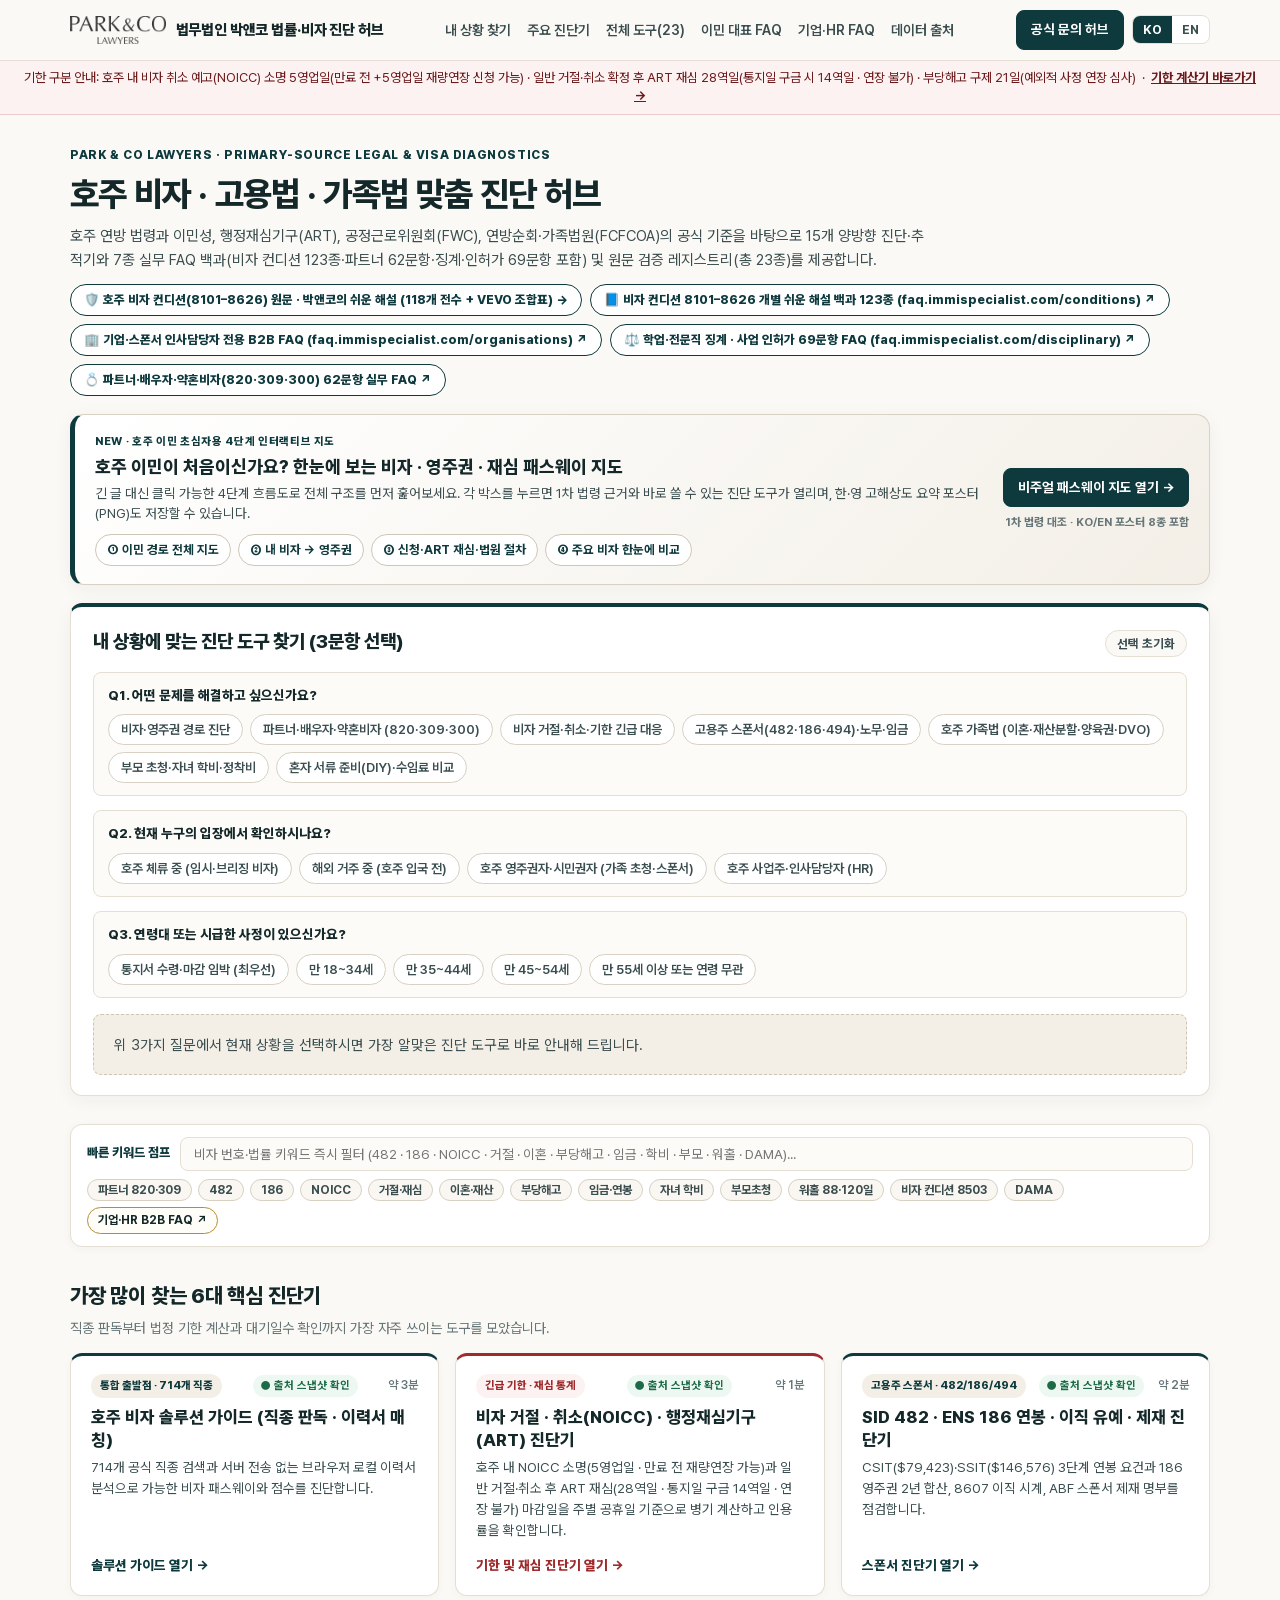
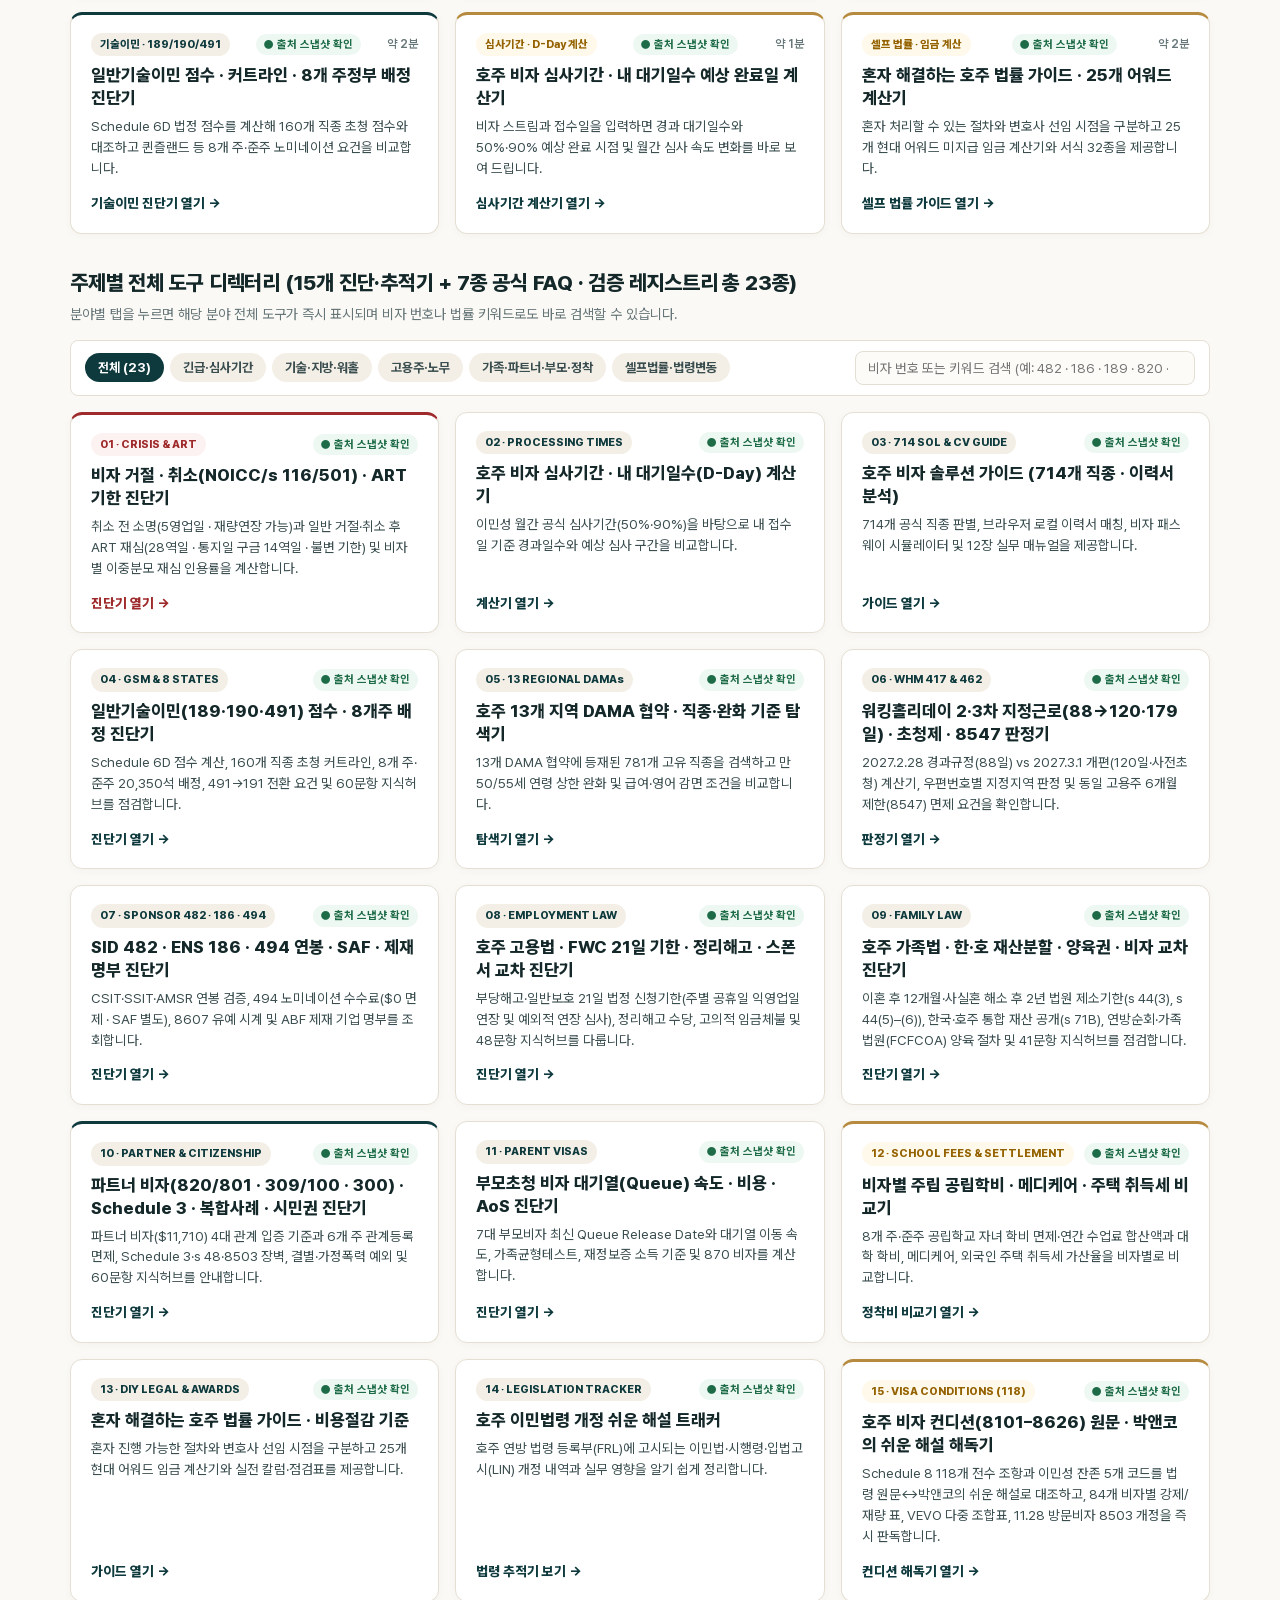
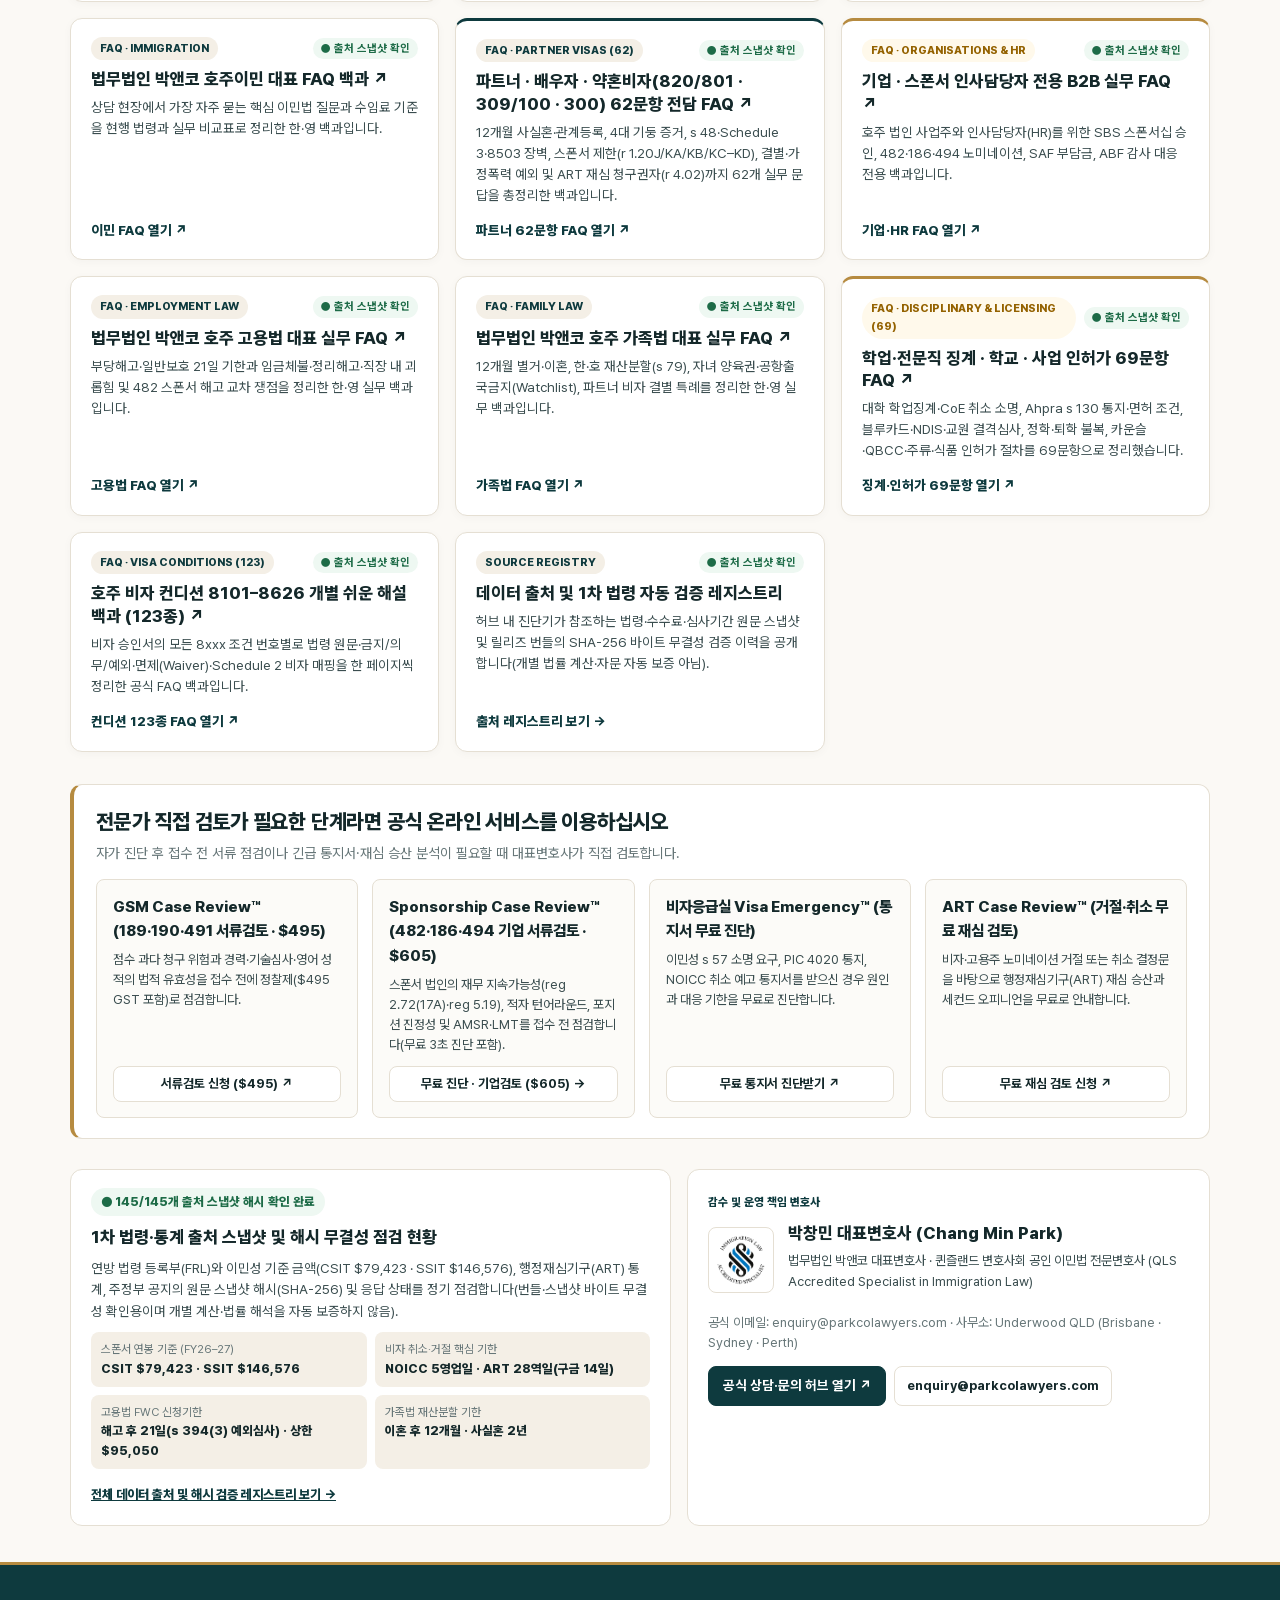
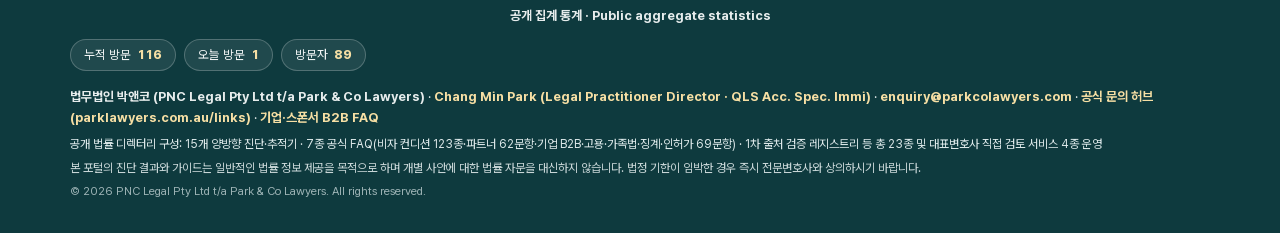
<file: index.html>
<!doctype html>
<html lang="ko">
<head>
  <meta charset="utf-8" />
  <meta name="viewport" content="width=device-width, initial-scale=1" />
  <title>법무법인 박앤코 법률·비자 진단 허브 | 호주 이민법 · 고용법 · 가족법</title>
  <meta name="description" content="법무법인 박앤코(Park &amp; Co Lawyers)가 1차 법령과 공식 통계를 바탕으로 운영하는 호주 이민법·고용법·가족법·징계·인허가 통합 진단 허브입니다. 15개 양방향 진단·추적기와 7종 공식 실무 FAQ(비자 컨디션 123종·파트너 62문항·기업 B2B·고용·가족법·징계·인허가 69문항) 및 출처 검증 레지스트리 등 총 23종 공개 법률 시스템을 제공합니다." />
  <meta name="robots" content="index, follow" />
  <meta name="google-site-verification" content="FGd820KRId8NTFnaIPTsjOieO8n4S3GH87bNU-3YnqI" />
  <link rel="canonical" href="https://changa9090.github.io/" />
  <link rel="icon" type="image/png" sizes="32x32" href="./assets/brand/icon-32.png" />
  <link rel="apple-touch-icon" href="./assets/brand/apple-touch-icon.png" />
  <link rel="stylesheet" href="./shared/parkco-ui.css" />
  <link rel="stylesheet" href="./assets/hub.css" />
  <link rel="alternate" hreflang="ko" href="https://changa9090.github.io/" />
  <link rel="alternate" hreflang="en" href="https://changa9090.github.io/?lang=en" />
  <link rel="alternate" hreflang="x-default" href="https://changa9090.github.io/" />
  <script type="application/ld+json">{"@context": "https://schema.org", "@type": "LegalService", "name": "법무법인 박앤코 (Park & Co Lawyers)", "url": "https://changa9090.github.io/", "email": "enquiry@parkcolawyers.com", "description": "법무법인 박앤코(Park & Co Lawyers)가 1차 법령과 공식 통계를 바탕으로 운영하는 호주 이민법·고용법·가족법·징계·인허가 통합 진단 허브입니다. 15개 양방향 진단·추적기와 7종 공식 실무 FAQ(비자 컨디션 123종·파트너 62문항·기업 B2B·고용·가족법·징계·인허가 69문항) 및 출처 검증 레지스트리 등 총 23종 공개 법률 시스템을 제공합니다.", "areaServed": "AU", "founder": {"@type": "Person", "name": "Chang Min Park (박창민)", "jobTitle": "Legal Practitioner Director · QLS Accredited Specialist in Immigration Law"}}</script>
  <script defer src="/assets/parkco-analytics-v1.js"></script>
</head>
<body data-ui-lang="ko">

  <!-- 1-Row Unified Sticky Header -->
  <header class="pk-unified-header">
    <div class="pk-unified-header__inner">
      <a class="pk-unified-brand" href="./" data-ko-href="./" data-en-href="./?lang=en">
        <img src="./shared/brand/logo-positive.png" alt="Park &amp; Co Lawyers" />
        <span data-i18n="brandTitle">법무법인 박앤코 법률·비자 진단 허브</span>
      </a>

      <nav class="pk-unified-nav" aria-label="Primary Navigation">
        <a href="#router" data-i18n="navRouter">내 상황 찾기</a>
        <a href="#popular" data-i18n="navPopular">주요 진단기</a>
        <a href="#directory" data-i18n="navDir">전체 도구(23)</a>
        <a href="https://faq.immispecialist.com/?lang=ko" data-ko-href="https://faq.immispecialist.com/?lang=ko" data-en-href="https://faq.immispecialist.com/?lang=en" target="_blank" rel="noopener" data-i18n="navFaq">이민 대표 FAQ</a>
        <a href="https://faq.immispecialist.com/organisations?lang=ko" data-ko-href="https://faq.immispecialist.com/organisations?lang=ko" data-en-href="https://faq.immispecialist.com/organisations?lang=en" target="_blank" rel="noopener" data-i18n="navOrgFaq">기업·HR FAQ</a>
        <a href="./intelligence/" data-ko-href="./intelligence/" data-en-href="./intelligence/?lang=en" data-i18n="navIntel">데이터 출처</a>
      </nav>

      <div class="pk-unified-actions">
        <a class="pk-btn-cta" href="https://parklawyers.com.au/links/?lang=ko" data-ko-href="https://parklawyers.com.au/links/?lang=ko" data-en-href="https://parklawyers.com.au/links/?lang=en" target="_blank" rel="noopener" data-i18n="btnInquiry">공식 문의 허브</a>
        <div class="hub-lang-switch" role="group" aria-label="Language Switcher">
          <button type="button" class="hub-lang-btn active" id="hub-lang-ko">KO</button>
          <button type="button" class="hub-lang-btn" id="hub-lang-en">EN</button>
        </div>
      </div>
    </div>
  </header>

  <!-- 1-Line Urgent Deadline Strip (2-Stage s 116 & s 347(3) Separation) -->
  <div class="pk-urgent-strip" role="region" aria-label="Urgent Statutory Deadlines">
    <span data-i18n="urgentText">기한 구분 안내: 호주 내 비자 취소 예고(NOICC) 소명 5영업일(만료 전 +5영업일 재량연장 신청 가능) · 일반 거절·취소 확정 후 ART 재심 28역일(통지일 구금 시 14역일 · 연장 불가) · 부당해고 구제 21일(예외적 사정 연장 심사)</span>
    &nbsp;&middot;&nbsp;
    <a href="./parkco-visa-crisis-navigator/?lang=ko" data-ko-href="./parkco-visa-crisis-navigator/?lang=ko" data-en-href="./parkco-visa-crisis-navigator/?lang=en" data-i18n="urgentLink">기한 계산기 바로가기 →</a>
  </div>

  <main class="hub-wrap">
    <!-- Compact Hero -->
    <section class="hub-hero">
      <div class="hub-hero__eyebrow" data-i18n="heroEyebrow">PARK &amp; CO LAWYERS · PRIMARY-SOURCE LEGAL &amp; VISA DIAGNOSTICS</div>
      <h1 class="hub-hero__title" data-i18n="heroTitle">호주 비자 · 고용법 · 가족법 맞춤 진단 허브</h1>
      <p class="hub-hero__sub" data-i18n="heroSub">호주 연방 법령과 이민성, 행정재심기구(ART), 공정근로위원회(FWC), 연방순회·가족법원(FCFCOA)의 공식 기준을 바탕으로 15개 양방향 진단·추적기와 7종 실무 FAQ 백과(비자 컨디션 123종·파트너 62문항·징계·인허가 69문항 포함) 및 원문 검증 레지스트리(총 23종)를 제공합니다.</p>
      <div class="hub-hero__portal-row">
        <a class="hub-b2b-pill" href="./parkco-visa-conditions-explorer/?lang=ko" data-ko-href="./parkco-visa-conditions-explorer/?lang=ko" data-en-href="./parkco-visa-conditions-explorer/?lang=en" data-ko="🛡️ 호주 비자 컨디션(8101–8626) 원문 · 박앤코의 쉬운 해설 (118개 전수 + VEVO 조합표) →" data-en="🛡️ Australian Visa Conditions (8101–8626) Explorer (118 Clauses &amp; VEVO Matrix) →">🛡️ 호주 비자 컨디션(8101–8626) 원문 · 박앤코의 쉬운 해설 (118개 전수 + VEVO 조합표) →</a>
        <a class="hub-b2b-pill" href="https://faq.immispecialist.com/conditions?lang=ko" data-ko-href="https://faq.immispecialist.com/conditions?lang=ko" data-en-href="https://faq.immispecialist.com/conditions?lang=en" target="_blank" rel="noopener" data-ko="📘 비자 컨디션 8101–8626 개별 쉬운 해설 백과 123종 (faq.immispecialist.com/conditions) ↗" data-en="📘 Visa Conditions (8101–8626) 123 Code FAQ Encyclopedia (faq.immispecialist.com/conditions) ↗">📘 비자 컨디션 8101–8626 개별 쉬운 해설 백과 123종 (faq.immispecialist.com/conditions) ↗</a>
        <a class="hub-b2b-pill" href="https://faq.immispecialist.com/organisations?lang=ko" data-ko-href="https://faq.immispecialist.com/organisations?lang=ko" data-en-href="https://faq.immispecialist.com/organisations?lang=en" target="_blank" rel="noopener" data-ko="🏢 기업·스폰서 인사담당자 전용 B2B FAQ (faq.immispecialist.com/organisations) ↗" data-en="🏢 Employer &amp; Sponsor HR B2B FAQ (faq.immispecialist.com/organisations) ↗">🏢 기업·스폰서 인사담당자 전용 B2B FAQ (faq.immispecialist.com/organisations) ↗</a>
        <a class="hub-b2b-pill" href="https://faq.immispecialist.com/disciplinary?lang=ko" data-ko-href="https://faq.immispecialist.com/disciplinary?lang=ko" data-en-href="https://faq.immispecialist.com/disciplinary?lang=en" target="_blank" rel="noopener" data-ko="⚖️ 학업·전문직 징계 · 사업 인허가 69문항 FAQ (faq.immispecialist.com/disciplinary) ↗" data-en="⚖️ Disciplinary, Registration &amp; Licensing 69-Item FAQ (faq.immispecialist.com/disciplinary) ↗">⚖️ 학업·전문직 징계 · 사업 인허가 69문항 FAQ (faq.immispecialist.com/disciplinary) ↗</a>
        <a class="hub-b2b-pill" href="https://faq.immispecialist.com/category/partner-spouse-visas?lang=ko" data-ko-href="https://faq.immispecialist.com/category/partner-spouse-visas?lang=ko" data-en-href="https://faq.immispecialist.com/category/partner-spouse-visas?lang=en" target="_blank" rel="noopener" data-ko="💍 파트너·배우자·약혼비자(820·309·300) 62문항 실무 FAQ ↗" data-en="💍 Partner, Spouse &amp; Fiancé Visa (820/309/300) 62-Item FAQ ↗">💍 파트너·배우자·약혼비자(820·309·300) 62문항 실무 FAQ ↗</a>
      </div>
    </section>

    <!-- Beginner Visual Visa Pathways Banner (4 Interactive Maps + KO/EN Posters) -->
    <section class="hub-visual-banner" aria-labelledby="visual-banner-heading">
      <div class="hub-visual-banner__copy">
        <div class="hub-visual-banner__eyebrow" data-ko="NEW · 호주 이민 초심자용 4단계 인터랙티브 지도" data-en="NEW · 4-MAP INTERACTIVE VISUAL GUIDE FOR NEWCOMERS">NEW · 호주 이민 초심자용 4단계 인터랙티브 지도</div>
        <h2 class="hub-visual-banner__title" id="visual-banner-heading" data-ko="호주 이민이 처음이신가요? 한눈에 보는 비자 · 영주권 · 재심 패스웨이 지도" data-en="New to Australian Immigration? Visual Visa, PR &amp; Review Pathway Maps">호주 이민이 처음이신가요? 한눈에 보는 비자 · 영주권 · 재심 패스웨이 지도</h2>
        <p class="hub-visual-banner__sub" data-ko="긴 글 대신 클릭 가능한 4단계 흐름도로 전체 구조를 먼저 훑어보세요. 각 박스를 누르면 1차 법령 근거와 바로 쓸 수 있는 진단 도구가 열리며, 한·영 고해상도 요약 포스터(PNG)도 저장할 수 있습니다." data-en="Scan the entire Australian visa landscape in 4 clickable visual maps. Click any stage for verified statutory rules and matching diagnostic tools, or download high-res KO/EN summary posters.">긴 글 대신 클릭 가능한 4단계 흐름도로 전체 구조를 먼저 훑어보세요. 각 박스를 누르면 1차 법령 근거와 바로 쓸 수 있는 진단 도구가 열리며, 한·영 고해상도 요약 포스터(PNG)도 저장할 수 있습니다.</p>
        <div class="hub-visual-banner__pills">
          <a class="hub-visual-pill" href="./visa-pathways/?lang=ko#overview" data-ko-href="./visa-pathways/?lang=ko#overview" data-en-href="./visa-pathways/?lang=en#overview" data-ko="① 이민 경로 전체 지도" data-en="① Overview Map">① 이민 경로 전체 지도</a>
          <a class="hub-visual-pill" href="./visa-pathways/?lang=ko#pathways" data-ko-href="./visa-pathways/?lang=ko#pathways" data-en-href="./visa-pathways/?lang=en#pathways" data-ko="② 내 비자 → 영주권" data-en="② Current Visa → PR">② 내 비자 → 영주권</a>
          <a class="hub-visual-pill" href="./visa-pathways/?lang=ko#process" data-ko-href="./visa-pathways/?lang=ko#process" data-en-href="./visa-pathways/?lang=en#process" data-ko="③ 신청·ART 재심·법원 절차" data-en="③ Process, ART &amp; Courts">③ 신청·ART 재심·법원 절차</a>
          <a class="hub-visual-pill" href="./visa-pathways/?lang=ko#directory" data-ko-href="./visa-pathways/?lang=ko#directory" data-en-href="./visa-pathways/?lang=en#directory" data-ko="④ 주요 비자 한눈에 비교" data-en="④ Major Visa Directory">④ 주요 비자 한눈에 비교</a>
        </div>
      </div>
      <div class="hub-visual-banner__cta">
        <a class="pk-btn-cta" href="./visa-pathways/?lang=ko" data-ko-href="./visa-pathways/?lang=ko" data-en-href="./visa-pathways/?lang=en" data-ko="비주얼 패스웨이 지도 열기 →" data-en="Open Visual Pathway Maps →">비주얼 패스웨이 지도 열기 →</a>
        <span style="font-size:11.5px;color:var(--pk-muted);font-weight:700;" data-ko="1차 법령 대조 · KO/EN 포스터 8종 포함" data-en="Primary-Source Verified · 8 KO/EN Posters">1차 법령 대조 · KO/EN 포스터 8종 포함</span>
      </div>
    </section>

    <!-- 3-Question Interactive Situation Router (Neutral Unselected Start) -->
    <section class="hub-router" id="router" aria-labelledby="router-heading">
      <div class="hub-router__head">
        <h2 class="hub-router__title" id="router-heading" data-i18n="routerTitle">내 상황에 맞는 진단 도구 찾기 (3문항 선택)</h2>
        <button type="button" class="hub-router__reset" id="router-reset-btn" data-i18n="routerReset">선택 초기화</button>
      </div>

      <div class="hub-q-grid">
        <div class="hub-q-group">
          <span class="hub-q-label" data-i18n="q1Label">Q1. 어떤 문제를 해결하고 싶으신가요?</span>
          <div class="hub-chip-row">
            <button type="button" class="hub-q-chip" data-q="q1" data-val="pathway" data-i18n="q1_pathway">비자·영주권 경로 진단</button>
            <button type="button" class="hub-q-chip" data-q="q1" data-val="partner_visa" data-i18n="q1_partner_visa">파트너·배우자·약혼비자 (820·309·300)</button>
            <button type="button" class="hub-q-chip hub-q-chip--urgent" data-q="q1" data-val="crisis" data-i18n="q1_crisis">비자 거절·취소·기한 긴급 대응</button>
            <button type="button" class="hub-q-chip" data-q="q1" data-val="sponsor_emp" data-i18n="q1_sponsor_emp">고용주 스폰서(482·186·494)·노무·임금</button>
            <button type="button" class="hub-q-chip" data-q="q1" data-val="family_partner" data-i18n="q1_family_partner">호주 가족법 (이혼·재산분할·양육권·DVO)</button>
            <button type="button" class="hub-q-chip" data-q="q1" data-val="parent_settle" data-i18n="q1_parent_settle">부모 초청·자녀 학비·정착비</button>
            <button type="button" class="hub-q-chip" data-q="q1" data-val="diy_cost" data-i18n="q1_diy_cost">혼자 서류 준비(DIY)·수임료 비교</button>
          </div>
        </div>

        <div class="hub-q-group">
          <span class="hub-q-label" data-i18n="q2Label">Q2. 현재 누구의 입장에서 확인하시나요?</span>
          <div class="hub-chip-row">
            <button type="button" class="hub-q-chip" data-q="q2" data-val="onshore_temp" data-i18n="q2_onshore_temp">호주 체류 중 (임시·브리징 비자)</button>
            <button type="button" class="hub-q-chip" data-q="q2" data-val="offshore" data-i18n="q2_offshore">해외 거주 중 (호주 입국 전)</button>
            <button type="button" class="hub-q-chip" data-q="q2" data-val="pr_citizen" data-i18n="q2_pr_citizen">호주 영주권자·시민권자 (가족 초청·스폰서)</button>
            <button type="button" class="hub-q-chip" data-q="q2" data-val="employer_hr" data-i18n="q2_employer_hr">호주 사업주·인사담당자 (HR)</button>
          </div>
        </div>

        <div class="hub-q-group">
          <span class="hub-q-label" data-i18n="q3Label">Q3. 연령대 또는 시급한 사정이 있으신가요?</span>
          <div class="hub-chip-row">
            <button type="button" class="hub-q-chip hub-q-chip--urgent" data-q="q3" data-val="urgent" data-i18n="q3_urgent">통지서 수령·마감 임박 (최우선)</button>
            <button type="button" class="hub-q-chip" data-q="q3" data-val="18_34" data-i18n="q3_18_34">만 18~34세</button>
            <button type="button" class="hub-q-chip" data-q="q3" data-val="35_44" data-i18n="q3_35_44">만 35~44세</button>
            <button type="button" class="hub-q-chip" data-q="q3" data-val="45_54" data-i18n="q3_45_54">만 45~54세</button>
            <button type="button" class="hub-q-chip" data-q="q3" data-val="55_any" data-i18n="q3_55_any">만 55세 이상 또는 연령 무관</button>
          </div>
        </div>
      </div>

      <div class="hub-router__output" id="router-output">
        <div class="pk-empty-prompt">
          <span data-i18n="emptyPrompt">위 3가지 질문에서 현재 상황을 선택하시면 가장 알맞은 진단 도구로 바로 안내해 드립니다.</span>
        </div>
      </div>
    </section>

    <!-- Instant 1-Line Keyword Jump Filter across Hub Card Grids -->
    <section class="hub-quick-filter-bar" aria-label="Instant Keyword Jump Filter">
      <div class="hub-quick-filter__row">
        <label for="hub-quick-filter" class="hub-quick-filter__label" data-i18n="quickFilterLabel">빠른 키워드 점프</label>
        <input
          type="search"
          id="hub-quick-filter"
          class="hub-quick-filter__input"
          placeholder="비자 번호·법률 키워드 즉시 필터 (482 · 186 · NOICC · 거절 · 이혼 · 부당해고 · 임금 · 학비 · 부모 · 워홀 · DAMA)..."
          autocomplete="off"
          aria-label="Instant Keyword Jump Filter"
        />
        <span id="hub-quick-filter-count" class="hub-quick-filter__count" hidden></span>
        <button type="button" id="hub-quick-filter-clear" class="hub-quick-filter__clear" data-i18n="quickFilterClear" hidden>초기화 (Esc)</button>
      </div>
      <div class="hub-quick-filter__chips" aria-label="Quick Keyword Shortcuts">
        <button type="button" class="hub-quick-chip" data-ko="파트너 820·309" data-en="Partner 820/309" data-kw-ko="파트너" data-kw-en="partner">파트너 820·309</button>
        <button type="button" class="hub-quick-chip" data-kw-ko="482" data-kw-en="482">482</button>
        <button type="button" class="hub-quick-chip" data-kw-ko="186" data-kw-en="186">186</button>
        <button type="button" class="hub-quick-chip" data-kw-ko="NOICC" data-kw-en="NOICC">NOICC</button>
        <button type="button" class="hub-quick-chip" data-ko="거절·재심" data-en="Refusal" data-kw-ko="거절" data-kw-en="refusal">거절·재심</button>
        <button type="button" class="hub-quick-chip" data-ko="이혼·재산" data-en="Divorce" data-kw-ko="이혼" data-kw-en="divorce">이혼·재산</button>
        <button type="button" class="hub-quick-chip" data-ko="부당해고" data-en="Unfair Dismissal" data-kw-ko="부당해고" data-kw-en="unfair dismissal">부당해고</button>
        <button type="button" class="hub-quick-chip" data-ko="임금·연봉" data-en="Wages &amp; Salary" data-kw-ko="임금" data-kw-en="wages">임금·연봉</button>
        <button type="button" class="hub-quick-chip" data-ko="자녀 학비" data-en="School Fees" data-kw-ko="학비" data-kw-en="school fees">자녀 학비</button>
        <button type="button" class="hub-quick-chip" data-ko="부모초청" data-en="Parent Visa" data-kw-ko="부모" data-kw-en="parent">부모초청</button>
        <button type="button" class="hub-quick-chip" data-ko="워홀 88·120일" data-en="WHM 88/120d" data-kw-ko="워홀" data-kw-en="whm">워홀 88·120일</button>
        <button type="button" class="hub-quick-chip" data-ko="비자 컨디션 8503" data-en="Conditions 8503" data-kw-ko="8503" data-kw-en="8503">비자 컨디션 8503</button>
        <button type="button" class="hub-quick-chip" data-kw-ko="DAMA" data-kw-en="DAMA">DAMA</button>
        <a class="hub-quick-chip hub-quick-chip--b2b" href="https://faq.immispecialist.com/organisations?lang=ko" data-ko-href="https://faq.immispecialist.com/organisations?lang=ko" data-en-href="https://faq.immispecialist.com/organisations?lang=en" target="_blank" rel="noopener" data-ko="기업·HR B2B FAQ ↗" data-en="Employer B2B FAQ ↗">기업·HR B2B FAQ ↗</a>
      </div>
    </section>

    <!-- Popular 6 Flagship Tools -->
    <section class="hub-section" id="popular" aria-labelledby="popular-heading">
      <div class="hub-section__head">
        <div>
          <h2 class="hub-section__title" id="popular-heading" data-i18n="popTitle">가장 많이 찾는 6대 핵심 진단기</h2>
          <p class="hub-section__sub" data-i18n="popSub">직종 판독부터 법정 기한 계산과 대기일수 확인까지 가장 자주 쓰이는 도구를 모았습니다.</p>
        </div>
      </div>

      <div class="hub-grid-3" id="popular-grid">
        <a class="hub-tool-card hub-tool-card--flagship" href="./parkco-visa-solution-guide/?lang=ko" data-ko-href="./parkco-visa-solution-guide/?lang=ko" data-en-href="./parkco-visa-solution-guide/?lang=en" data-tool-id="visa-solution-guide" data-keywords="714 sol 직종 검색 이력서 cv 패스웨이 12장 백과 솔루션 가이드 occupation pathway points 482 186 189 190 491">
          <div>
            <div class="hub-tool-card__meta">
              <span class="hub-badge" data-ko="통합 출발점 · 714개 직종" data-en="Flagship · 714 SOL">통합 출발점 · 714개 직종</span>
              <span class="hub-card-status" data-card-status hidden></span>
              <span class="hub-tool-card__time" data-ko="약 3분" data-en="~3 min">약 3분</span>
            </div>
            <h3 class="hub-tool-card__title" data-ko="호주 비자 솔루션 가이드 (직종 판독 · 이력서 매칭)" data-en="Australia Visa Solution Guide (714 SOL &amp; CV Matcher)">호주 비자 솔루션 가이드 (직종 판독 · 이력서 매칭)</h3>
            <p class="hub-tool-card__desc" data-ko="714개 공식 직종 검색과 서버 전송 없는 브라우저 로컬 이력서 분석으로 가능한 비자 패스웨이와 점수를 진단합니다." data-en="Search 714 SOL occupations, match your CV locally in-browser, and compare FY2026–27 visa pathways and points.">714개 공식 직종 검색과 서버 전송 없는 브라우저 로컬 이력서 분석으로 가능한 비자 패스웨이와 점수를 진단합니다.</p>
          </div>
          <span class="hub-tool-card__cta" data-ko="솔루션 가이드 열기 →" data-en="Open Solution Guide →">솔루션 가이드 열기 →</span>
        </a>

        <a class="hub-tool-card hub-tool-card--urgent" href="./parkco-visa-crisis-navigator/?lang=ko" data-ko-href="./parkco-visa-crisis-navigator/?lang=ko" data-en-href="./parkco-visa-crisis-navigator/?lang=en" data-tool-id="visa-crisis" data-keywords="거절 취소 noicc s116 s501 art section 48 pic 4020 8503 기한 5영업일 14일 28일 refusal cancellation appeal deadline">
          <div>
            <div class="hub-tool-card__meta">
              <span class="hub-badge hub-badge--urgent" data-ko="긴급 기한 · 재심 통계" data-en="Urgent · ART Deadlines">긴급 기한 · 재심 통계</span>
              <span class="hub-card-status" data-card-status hidden></span>
              <span class="hub-tool-card__time" data-ko="약 1분" data-en="~1 min">약 1분</span>
            </div>
            <h3 class="hub-tool-card__title" data-ko="비자 거절 · 취소(NOICC) · 행정재심기구(ART) 진단기" data-en="Visa Refusal, NOICC &amp; ART Deadline Navigator">비자 거절 · 취소(NOICC) · 행정재심기구(ART) 진단기</h3>
            <p class="hub-tool-card__desc" data-ko="호주 내 NOICC 소명(5영업일 · 만료 전 재량연장 가능)과 일반 거절·취소 후 ART 재심(28역일 · 통지일 구금 14역일 · 연장 불가) 마감일을 주별 공휴일 기준으로 병기 계산하고 인용률을 확인합니다." data-en="Calculate onshore NOICC (5 working days + discretionary extension) and non-extendable ART review (28 calendar days; 14 days if detained on day notified) deadlines with state holidays.">호주 내 NOICC 소명(5영업일 · 만료 전 재량연장 가능)과 일반 거절·취소 후 ART 재심(28역일 · 통지일 구금 14역일 · 연장 불가) 마감일을 주별 공휴일 기준으로 병기 계산하고 인용률을 확인합니다.</p>
          </div>
          <span class="hub-tool-card__cta" data-ko="기한 및 재심 진단기 열기 →" data-en="Open Crisis Navigator →">기한 및 재심 진단기 열기 →</span>
        </a>

        <a class="hub-tool-card hub-tool-card--flagship" href="./parkco-sid-ens-navigator/?lang=ko" data-ko-href="./parkco-sid-ens-navigator/?lang=ko" data-en-href="./parkco-sid-ens-navigator/?lang=en" data-tool-id="sid-ens" data-keywords="482 186 494 sid ens csit ssit saf levy 8607 스폰서 제재 연봉 임금 salary wages sponsor nomination sanctions">
          <div>
            <div class="hub-tool-card__meta">
              <span class="hub-badge" data-ko="고용주 스폰서 · 482/186/494" data-en="Sponsor · 482/186/494">고용주 스폰서 · 482/186/494</span>
              <span class="hub-card-status" data-card-status hidden></span>
              <span class="hub-tool-card__time" data-ko="약 2분" data-en="~2 min">약 2분</span>
            </div>
            <h3 class="hub-tool-card__title" data-ko="SID 482 · ENS 186 연봉 · 이직 유예 · 제재 진단기" data-en="SID 482, ENS 186 Salary &amp; Sanctions Navigator">SID 482 · ENS 186 연봉 · 이직 유예 · 제재 진단기</h3>
            <p class="hub-tool-card__desc" data-ko="CSIT($79,423)·SSIT($146,576) 3단계 연봉 요건과 186 영주권 2년 합산, 8607 이직 시계, ABF 스폰서 제재 명부를 점검합니다." data-en="Check CSIT ($79,423) 3-layer salary rules, 186 TRT 2-year aggregation, 8607 mobility clock, and ABF sanctions.">CSIT($79,423)·SSIT($146,576) 3단계 연봉 요건과 186 영주권 2년 합산, 8607 이직 시계, ABF 스폰서 제재 명부를 점검합니다.</p>
          </div>
          <span class="hub-tool-card__cta" data-ko="스폰서 진단기 열기 →" data-en="Open Sponsor Navigator →">스폰서 진단기 열기 →</span>
        </a>

        <a class="hub-tool-card hub-tool-card--flagship" href="./parkco-gsm-state-navigator/?lang=ko" data-ko-href="./parkco-gsm-state-navigator/?lang=ko" data-en-href="./parkco-gsm-state-navigator/?lang=en" data-tool-id="gsm-state" data-keywords="189 190 491 191 gsm 점수 계산기 주정부 노미네이션 skillselect qld nsw vic wa sa tas act nt points state nomination">
          <div>
            <div class="hub-tool-card__meta">
              <span class="hub-badge" data-ko="기술이민 · 189/190/491" data-en="Skilled · 189/190/491">기술이민 · 189/190/491</span>
              <span class="hub-card-status" data-card-status hidden></span>
              <span class="hub-tool-card__time" data-ko="약 2분" data-en="~2 min">약 2분</span>
            </div>
            <h3 class="hub-tool-card__title" data-ko="일반기술이민 점수 · 커트라인 · 8개 주정부 배정 진단기" data-en="GSM Points, Cut-Offs &amp; 8-State Quota Navigator">일반기술이민 점수 · 커트라인 · 8개 주정부 배정 진단기</h3>
            <p class="hub-tool-card__desc" data-ko="Schedule 6D 법정 점수를 계산해 160개 직종 초청 점수와 대조하고 퀸즐랜드 등 8개 주·준주 노미네이션 요건을 비교합니다." data-en="Calculate Schedule 6D points against 160 SkillSelect cut-offs and compare all 8 state and territory nomination rules.">Schedule 6D 법정 점수를 계산해 160개 직종 초청 점수와 대조하고 퀸즐랜드 등 8개 주·준주 노미네이션 요건을 비교합니다.</p>
          </div>
          <span class="hub-tool-card__cta" data-ko="기술이민 진단기 열기 →" data-en="Open GSM Navigator →">기술이민 진단기 열기 →</span>
        </a>

        <a class="hub-tool-card hub-tool-card--accent" href="./visa-global-processing-time/?lang=ko" data-ko-href="./visa-global-processing-time/?lang=ko" data-en-href="./visa-global-processing-time/?lang=en" data-tool-id="vgpt" data-keywords="심사기간 대기일수 d-day processing time wait 482 186 189 190 491 500 485 820 143 864">
          <div>
            <div class="hub-tool-card__meta">
              <span class="hub-badge hub-badge--gold" data-ko="심사기간 · D-Day 계산" data-en="Wait Time · D-Day">심사기간 · D-Day 계산</span>
              <span class="hub-card-status" data-card-status hidden></span>
              <span class="hub-tool-card__time" data-ko="약 1분" data-en="~1 min">약 1분</span>
            </div>
            <h3 class="hub-tool-card__title" data-ko="호주 비자 심사기간 · 내 대기일수 예상 완료일 계산기" data-en="Visa Processing Times &amp; My Wait Calculator">호주 비자 심사기간 · 내 대기일수 예상 완료일 계산기</h3>
            <p class="hub-tool-card__desc" data-ko="비자 스트림과 접수일을 입력하면 경과 대기일수와 50%·90% 예상 완료 시점 및 월간 심사 속도 변화를 바로 보여 드립니다." data-en="Enter your visa stream and lodgement date to track elapsed wait days alongside 50% and 90% completion windows.">비자 스트림과 접수일을 입력하면 경과 대기일수와 50%·90% 예상 완료 시점 및 월간 심사 속도 변화를 바로 보여 드립니다.</p>
          </div>
          <span class="hub-tool-card__cta" data-ko="심사기간 계산기 열기 →" data-en="Open Wait Calculator →">심사기간 계산기 열기 →</span>
        </a>

        <a class="hub-tool-card hub-tool-card--accent" href="./diy-service-save-money/?lang=ko" data-ko-href="./diy-service-save-money/?lang=ko" data-en-href="./diy-service-save-money/?lang=en" data-tool-id="diy-service-save-money" data-keywords="셀프 법률 diy 변호사비 절감 현대 어워드 modern awards 임금 계산기 wages pay underpayment 부당해고 이혼 divorce 거절 칼럼 서식">
          <div>
            <div class="hub-tool-card__meta">
              <span class="hub-badge hub-badge--gold" data-ko="셀프 법률 · 임금 계산" data-en="DIY Legal · Award Pay">셀프 법률 · 임금 계산</span>
              <span class="hub-card-status" data-card-status hidden></span>
              <span class="hub-tool-card__time" data-ko="약 2분" data-en="~2 min">약 2분</span>
            </div>
            <h3 class="hub-tool-card__title" data-ko="혼자 해결하는 호주 법률 가이드 · 25개 어워드 계산기" data-en="Australian DIY Legal Guide &amp; 25 Award Calculators">혼자 해결하는 호주 법률 가이드 · 25개 어워드 계산기</h3>
            <p class="hub-tool-card__desc" data-ko="혼자 처리할 수 있는 절차와 변호사 선임 시점을 구분하고 25개 현대 어워드 미지급 임금 계산기와 서식 32종을 제공합니다." data-en="Distinguish DIY procedures from lawyer-essential risks with 25 Modern Award pay calculators and 32 free resources.">혼자 처리할 수 있는 절차와 변호사 선임 시점을 구분하고 25개 현대 어워드 미지급 임금 계산기와 서식 32종을 제공합니다.</p>
          </div>
          <span class="hub-tool-card__cta" data-ko="셀프 법률 가이드 열기 →" data-en="Open DIY Guide →">셀프 법률 가이드 열기 →</span>
        </a>
      </div>
    </section>

    <!-- Complete Categorized Directory (15 Diagnostic & Tracker Tools + 7 Official FAQs + 1 Source Registry = 23 Cards) -->
    <section class="hub-section" id="directory" aria-labelledby="directory-heading">
      <div class="hub-section__head">
        <div>
          <h2 class="hub-section__title" id="directory-heading" data-i18n="dirTitle">주제별 전체 도구 디렉터리 (15개 진단·추적기 + 7종 공식 FAQ · 검증 레지스트리 총 23종)</h2>
          <p class="hub-section__sub" data-i18n="dirSub">분야별 탭을 누르면 해당 분야 전체 도구가 즉시 표시되며 비자 번호나 법률 키워드로도 바로 검색할 수 있습니다.</p>
        </div>
      </div>

      <div class="hub-dir-bar">
        <div class="hub-cat-tabs" role="tablist" aria-label="Tool Categories">
          <button type="button" class="hub-cat-btn active" data-cat="all" data-i18n="cat_all">전체 (23)</button>
          <button type="button" class="hub-cat-btn" data-cat="crisis" data-i18n="cat_crisis">긴급·심사기간</button>
          <button type="button" class="hub-cat-btn" data-cat="skilled" data-i18n="cat_skilled">기술·지방·워홀</button>
          <button type="button" class="hub-cat-btn" data-cat="employer" data-i18n="cat_employer">고용주·노무</button>
          <button type="button" class="hub-cat-btn" data-cat="family" data-i18n="cat_family">가족·파트너·부모·정착</button>
          <button type="button" class="hub-cat-btn" data-cat="selfhelp" data-i18n="cat_selfhelp">셀프법률·법령변동</button>
        </div>
        <div style="display:flex;align-items:center;gap:8px;flex-wrap:wrap;flex:1;justify-content:flex-end;">
          <button type="button" id="hub-dir-active-filter-reset" class="hub-quick-filter__clear" hidden></button>
          <input type="search" id="hub-search-input" class="hub-search-input" placeholder="비자 번호 또는 키워드 검색 (예: 482 · 186 · 189 · 820 · 870 · NOICC · 학비 · 부당해고 · 재산분할)..." aria-label="Search tools" />
        </div>
      </div>

      <div class="hub-grid-3" id="directory-grid">
        <!-- 1. Visa Crisis -->
        <a class="hub-tool-card hub-tool-card--urgent" href="./parkco-visa-crisis-navigator/?lang=ko" data-ko-href="./parkco-visa-crisis-navigator/?lang=ko" data-en-href="./parkco-visa-crisis-navigator/?lang=en" data-tool-id="visa-crisis" data-cat="crisis" data-keywords="거절 취소 noicc s116 s501 art section 48 pic 4020 8503 기한 5영업일 14일 28일 파트너 820 309 300 refusal cancellation tribunal appeal partner">
          <div>
            <div class="hub-tool-card__meta"><span class="hub-badge hub-badge--urgent">01 · CRISIS &amp; ART</span><span class="hub-card-status" data-card-status hidden></span></div>
            <h3 class="hub-tool-card__title" data-ko="비자 거절 · 취소(NOICC/s 116/501) · ART 기한 진단기" data-en="Visa Refusal, Cancellation &amp; ART Deadline Navigator">비자 거절 · 취소(NOICC/s 116/501) · ART 기한 진단기</h3>
            <p class="hub-tool-card__desc" data-ko="취소 전 소명(5영업일 · 재량연장 가능)과 일반 거절·취소 후 ART 재심(28역일 · 통지일 구금 14역일 · 불변 기한) 및 비자별 이중분모 재심 인용률을 계산합니다." data-en="Statutory deadline calculator (NOICC 5 working days + discretionary extension; ART 28 calendar days or 14 days if detained on day notified), Section 48, PIC 4020, and ART outcomes.">취소 전 소명(5영업일 · 재량연장 가능)과 일반 거절·취소 후 ART 재심(28역일 · 통지일 구금 14역일 · 불변 기한) 및 비자별 이중분모 재심 인용률을 계산합니다.</p>
          </div>
          <span class="hub-tool-card__cta" data-ko="진단기 열기 →" data-en="Open Tool →">진단기 열기 →</span>
        </a>

        <!-- 2. Processing Times -->
        <a class="hub-tool-card" href="./visa-global-processing-time/?lang=ko" data-ko-href="./visa-global-processing-time/?lang=ko" data-en-href="./visa-global-processing-time/?lang=en" data-tool-id="vgpt" data-cat="crisis" data-keywords="심사기간 대기일수 d-day processing time wait 파트너 배우자 482 186 189 190 491 500 485 820 801 309 100 300 143 864 partner">
          <div>
            <div class="hub-tool-card__meta"><span class="hub-badge">02 · PROCESSING TIMES</span><span class="hub-card-status" data-card-status hidden></span></div>
            <h3 class="hub-tool-card__title" data-ko="호주 비자 심사기간 · 내 대기일수(D-Day) 계산기" data-en="Visa Global Processing Times &amp; Wait Calculator">호주 비자 심사기간 · 내 대기일수(D-Day) 계산기</h3>
            <p class="hub-tool-card__desc" data-ko="이민성 월간 공식 심사기간(50%·90%)을 바탕으로 내 접수일 기준 경과일수와 예상 심사 구간을 비교합니다." data-en="Track your elapsed wait days against official Home Affairs 50% and 90% monthly processing benchmarks.">이민성 월간 공식 심사기간(50%·90%)을 바탕으로 내 접수일 기준 경과일수와 예상 심사 구간을 비교합니다.</p>
          </div>
          <span class="hub-tool-card__cta" data-ko="계산기 열기 →" data-en="Open Tool →">계산기 열기 →</span>
        </a>

        <!-- 3. Visa Solution Guide -->
        <a class="hub-tool-card" href="./parkco-visa-solution-guide/?lang=ko" data-ko-href="./parkco-visa-solution-guide/?lang=ko" data-en-href="./parkco-visa-solution-guide/?lang=en" data-tool-id="visa-solution-guide" data-cat="skilled" data-keywords="714 sol 직종 검색 이력서 cv 패스웨이 12장 백과 솔루션 가이드 occupation pathway 482 186 189 190 491">
          <div>
            <div class="hub-tool-card__meta"><span class="hub-badge">03 · 714 SOL &amp; CV GUIDE</span><span class="hub-card-status" data-card-status hidden></span></div>
            <h3 class="hub-tool-card__title" data-ko="호주 비자 솔루션 가이드 (714개 직종 · 이력서 분석)" data-en="Australia Visa Solution Guide (714 SOL &amp; CV Matcher)">호주 비자 솔루션 가이드 (714개 직종 · 이력서 분석)</h3>
            <p class="hub-tool-card__desc" data-ko="714개 공식 직종 판별, 브라우저 로컬 이력서 매칭, 비자 패스웨이 시뮬레이터 및 12장 실무 매뉴얼을 제공합니다." data-en="Full 714 SOL occupation search, private in-browser CV matching, pathway simulator, and 12-chapter manual.">714개 공식 직종 판별, 브라우저 로컬 이력서 매칭, 비자 패스웨이 시뮬레이터 및 12장 실무 매뉴얼을 제공합니다.</p>
          </div>
          <span class="hub-tool-card__cta" data-ko="가이드 열기 →" data-en="Open Tool →">가이드 열기 →</span>
        </a>

        <!-- 4. GSM State Navigator -->
        <a class="hub-tool-card" href="./parkco-gsm-state-navigator/?lang=ko" data-ko-href="./parkco-gsm-state-navigator/?lang=ko" data-en-href="./parkco-gsm-state-navigator/?lang=en" data-tool-id="gsm-state" data-cat="skilled" data-keywords="189 190 491 191 gsm 점수 계산기 주정부 노미네이션 skillselect qld nsw vic wa sa tas act nt points state nomination">
          <div>
            <div class="hub-tool-card__meta"><span class="hub-badge">04 · GSM &amp; 8 STATES</span><span class="hub-card-status" data-card-status hidden></span></div>
            <h3 class="hub-tool-card__title" data-ko="일반기술이민(189·190·491) 점수 · 8개주 배정 진단기" data-en="GSM Points &amp; 8-State Nomination Navigator">일반기술이민(189·190·491) 점수 · 8개주 배정 진단기</h3>
            <p class="hub-tool-card__desc" data-ko="Schedule 6D 점수 계산, 160개 직종 초청 커트라인, 8개 주·준주 20,350석 배정, 491→191 전환 요건 및 60문항 지식허브를 점검합니다." data-en="Schedule 6D points calculator, 160 SkillSelect cut-offs, 8-state quota rules, 491 to 191 PR transition, and 60-item knowledge hub.">Schedule 6D 점수 계산, 160개 직종 초청 커트라인, 8개 주·준주 20,350석 배정, 491→191 전환 요건 및 60문항 지식허브를 점검합니다.</p>
          </div>
          <span class="hub-tool-card__cta" data-ko="진단기 열기 →" data-en="Open Tool →">진단기 열기 →</span>
        </a>

        <!-- 5. 13 DAMA Navigator -->
        <a class="hub-tool-card" href="./parkco-dama-navigator/?lang=ko" data-ko-href="./parkco-dama-navigator/?lang=ko" data-en-href="./parkco-dama-navigator/?lang=en" data-tool-id="dama" data-cat="skilled employer" data-keywords="dama 다마 13개 지역 연령면제 50세 55세 급여 감면 482 494 186 regional concession age">
          <div>
            <div class="hub-tool-card__meta"><span class="hub-badge">05 · 13 REGIONAL DAMAs</span><span class="hub-card-status" data-card-status hidden></span></div>
            <h3 class="hub-tool-card__title" data-ko="호주 13개 지역 DAMA 협약 · 직종·완화 기준 탐색기" data-en="Australia 13 DAMA Occupation &amp; Concession Explorer">호주 13개 지역 DAMA 협약 · 직종·완화 기준 탐색기</h3>
            <p class="hub-tool-card__desc" data-ko="13개 DAMA 협약에 등재된 781개 고유 직종을 검색하고 만 50/55세 연령 상한 완화 및 급여·영어 감면 조건을 비교합니다." data-en="Search 781 unique occupations across all 13 DAMAs with age 50/55, English, and salary concessions.">13개 DAMA 협약에 등재된 781개 고유 직종을 검색하고 만 50/55세 연령 상한 완화 및 급여·영어 감면 조건을 비교합니다.</p>
          </div>
          <span class="hub-tool-card__cta" data-ko="탐색기 열기 →" data-en="Open Tool →">탐색기 열기 →</span>
        </a>

        <!-- 6. WHM Navigator -->
        <a class="hub-tool-card" href="./parkco-whm-navigator/?lang=ko" data-ko-href="./parkco-whm-navigator/?lang=ko" data-en-href="./parkco-whm-navigator/?lang=en" data-tool-id="whm" data-cat="skilled" data-keywords="워홀 워킹홀리데이 whm working holiday 417 462 88일 120일 179일 추첨제 초청제 ballot 8547 세컨비자 써드비자 우편번호 postcode">
          <div>
            <div class="hub-tool-card__meta"><span class="hub-badge">06 · WHM 417 &amp; 462</span><span class="hub-card-status" data-card-status hidden></span></div>
            <h3 class="hub-tool-card__title" data-ko="워킹홀리데이 2·3차 지정근로(88→120·179일) · 초청제 · 8547 판정기" data-en="WHM Extension (88→120 / 179d, 2027 Ballot) &amp; Condition 8547 Tool">워킹홀리데이 2·3차 지정근로(88→120·179일) · 초청제 · 8547 판정기</h3>
            <p class="hub-tool-card__desc" data-ko="2027.2.28 경과규정(88일) vs 2027.3.1 개편(120일·사전초청) 계산기, 우편번호별 지정지역 판정 및 동일 고용주 6개월 제한(8547) 면제 요건을 확인합니다." data-en="Compare the 28 Feb 2027 transitional cutoff (88d) vs 1 Mar 2027 reform (120d &amp; pre-application invitation), verify eligible postcodes, and check Condition 8547 exemptions.">2027.2.28 경과규정(88일) vs 2027.3.1 개편(120일·사전초청) 계산기, 우편번호별 지정지역 판정 및 동일 고용주 6개월 제한(8547) 면제 요건을 확인합니다.</p>
          </div>
          <span class="hub-tool-card__cta" data-ko="판정기 열기 →" data-en="Open Tool →">판정기 열기 →</span>
        </a>

        <!-- 7. SID & ENS Navigator -->
        <a class="hub-tool-card" href="./parkco-sid-ens-navigator/?lang=ko" data-ko-href="./parkco-sid-ens-navigator/?lang=ko" data-en-href="./parkco-sid-ens-navigator/?lang=en" data-tool-id="sid-ens" data-cat="employer" data-keywords="482 186 494 sid ens csit ssit saf levy 8607 스폰서 제재 노미네이션 nil 면제 연봉 임금 salary wages sponsor">
          <div>
            <div class="hub-tool-card__meta"><span class="hub-badge">07 · SPONSOR 482 · 186 · 494</span><span class="hub-card-status" data-card-status hidden></span></div>
            <h3 class="hub-tool-card__title" data-ko="SID 482 · ENS 186 · 494 연봉 · SAF · 제재 명부 진단기" data-en="SID 482, ENS 186 &amp; ABF Sanctions Navigator">SID 482 · ENS 186 · 494 연봉 · SAF · 제재 명부 진단기</h3>
            <p class="hub-tool-card__desc" data-ko="CSIT·SSIT·AMSR 연봉 검증, 494 노미네이션 수수료($0 면제 · SAF 별도), 8607 유예 시계 및 ABF 제재 기업 명부를 조회합니다." data-en="3-layer salary checks, 494 Nil ($0) nomination fee + SAF levy, 8607 clock, and ABF sponsor sanctions register.">CSIT·SSIT·AMSR 연봉 검증, 494 노미네이션 수수료($0 면제 · SAF 별도), 8607 유예 시계 및 ABF 제재 기업 명부를 조회합니다.</p>
          </div>
          <span class="hub-tool-card__cta" data-ko="진단기 열기 →" data-en="Open Tool →">진단기 열기 →</span>
        </a>

        <!-- 8. Employment Law Navigator -->
        <a class="hub-tool-card" href="./parkco-employment-law-navigator/?lang=ko" data-ko-href="./parkco-employment-law-navigator/?lang=ko" data-en-href="./parkco-employment-law-navigator/?lang=en" data-tool-id="employment-law" data-cat="employer" data-keywords="고용법 노동법 부당해고 unfair dismissal 21일 fwc 정리해고 redundancy 임금 임금체불 wages underpayment abn 위장도급 482 408">
          <div>
            <div class="hub-tool-card__meta"><span class="hub-badge">08 · EMPLOYMENT LAW</span><span class="hub-card-status" data-card-status hidden></span></div>
            <h3 class="hub-tool-card__title" data-ko="호주 고용법 · FWC 21일 기한 · 정리해고 · 스폰서 교차 진단기" data-en="Australian Employment Law &amp; Sponsor Crossover Navigator">호주 고용법 · FWC 21일 기한 · 정리해고 · 스폰서 교차 진단기</h3>
            <p class="hub-tool-card__desc" data-ko="부당해고·일반보호 21일 법정 신청기한(주별 공휴일 익영업일 연장 및 예외적 연장 심사), 정리해고 수당, 고의적 임금체불 및 48문항 지식허브를 다룹니다." data-en="21-day statutory FWC deadline calculator (exceptional circumstances extension s 394(3)/s 366(2)), redundancy pay, wage theft rules, sham contracting, and 48-item knowledge hub.">부당해고·일반보호 21일 법정 신청기한(주별 공휴일 익영업일 연장 및 예외적 연장 심사), 정리해고 수당, 고의적 임금체불 및 48문항 지식허브를 다룹니다.</p>
          </div>
          <span class="hub-tool-card__cta" data-ko="진단기 열기 →" data-en="Open Tool →">진단기 열기 →</span>
        </a>

        <!-- 9. Family Law Navigator -->
        <a class="hub-tool-card" href="./parkco-family-law-navigator/?lang=ko" data-ko-href="./parkco-family-law-navigator/?lang=ko" data-en-href="./parkco-family-law-navigator/?lang=en" data-tool-id="family-law" data-cat="family" data-keywords="가족법 이혼 divorce 재산분할 property 양육권 parenting 별거 separation 한국재산 fcfcoa 가정폭력 파트너 820 309 12개월 2년 partner">
          <div>
            <div class="hub-tool-card__meta"><span class="hub-badge">09 · FAMILY LAW</span><span class="hub-card-status" data-card-status hidden></span></div>
            <h3 class="hub-tool-card__title" data-ko="호주 가족법 · 한·호 재산분할 · 양육권 · 비자 교차 진단기" data-en="Australian Family Law &amp; Global Property Navigator">호주 가족법 · 한·호 재산분할 · 양육권 · 비자 교차 진단기</h3>
            <p class="hub-tool-card__desc" data-ko="이혼 후 12개월·사실혼 해소 후 2년 법원 제소기한(s 44(3), s 44(5)–(6)), 한국·호주 통합 재산 공개(s 71B), 연방순회·가족법원(FCFCOA) 양육 절차 및 41문항 지식허브를 점검합니다." data-en="Statutory court filing deadlines (s 44(3), s 44(5)–(6)), Australian-Korean property pools (s 71B), FCFCOA parenting procedures, and 41-item knowledge hub.">이혼 후 12개월·사실혼 해소 후 2년 법원 제소기한(s 44(3), s 44(5)–(6)), 한국·호주 통합 재산 공개(s 71B), 연방순회·가족법원(FCFCOA) 양육 절차 및 41문항 지식허브를 점검합니다.</p>
          </div>
          <span class="hub-tool-card__cta" data-ko="진단기 열기 →" data-en="Open Tool →">진단기 열기 →</span>
        </a>

        <!-- 10. Partner & Citizenship Navigator -->
        <a class="hub-tool-card hub-tool-card--flagship" href="./parkco-partner-graduate-navigator/?lang=ko" data-ko-href="./parkco-partner-graduate-navigator/?lang=ko" data-en-href="./parkco-partner-graduate-navigator/?lang=en" data-tool-id="partner" data-cat="family" data-keywords="파트너 파트너비자 배우자 배우자비자 약혼비자 partner spouse fiance 820 801 309 100 300 사실혼 동거 de facto 관계등록 schedule 3 스폰서 가정폭력 결별 사망 공동자녀 s48 8503 491 494 시민권 citizenship 485 이혼 divorce">
          <div>
            <div class="hub-tool-card__meta"><span class="hub-badge">10 · PARTNER &amp; CITIZENSHIP</span><span class="hub-card-status" data-card-status hidden></span></div>
            <h3 class="hub-tool-card__title" data-ko="파트너 비자(820/801 · 309/100 · 300) · Schedule 3 · 복합사례 · 시민권 진단기" data-en="Partner Visas (820/801, 309/100 &amp; 300), Schedule 3, Complex Cases &amp; Citizenship Navigator">파트너 비자(820/801 · 309/100 · 300) · Schedule 3 · 복합사례 · 시민권 진단기</h3>
            <p class="hub-tool-card__desc" data-ko="파트너 비자($11,710) 4대 관계 입증 기준과 6개 주 관계등록 면제, Schedule 3·s 48·8503 장벽, 결별·가정폭력 예외 및 60문항 지식허브를 안내합니다." data-en="Partner visa ($11,710) 4 relationship pillars, 6-state registration rules, Schedule 3/s 48/8503 barriers, cessation exceptions, and 60-item knowledge hub.">파트너 비자($11,710) 4대 관계 입증 기준과 6개 주 관계등록 면제, Schedule 3·s 48·8503 장벽, 결별·가정폭력 예외 및 60문항 지식허브를 안내합니다.</p>
          </div>
          <span class="hub-tool-card__cta" data-ko="진단기 열기 →" data-en="Open Tool →">진단기 열기 →</span>
        </a>

        <!-- 11. Parent Visa Navigator -->
        <a class="hub-tool-card" href="./parkco-parent-visa-navigator/?lang=ko" data-ko-href="./parkco-parent-visa-navigator/?lang=ko" data-en-href="./parkco-parent-visa-navigator/?lang=en" data-tool-id="parent-visa" data-cat="family" data-keywords="부모 부모비자 부모초청 parent visa 143 864 103 804 173 884 870 대기열 queue aos 재정보증 가족균형">
          <div>
            <div class="hub-tool-card__meta"><span class="hub-badge">11 · PARENT VISAS</span><span class="hub-card-status" data-card-status hidden></span></div>
            <h3 class="hub-tool-card__title" data-ko="부모초청 비자 대기열(Queue) 속도 · 비용 · AoS 진단기" data-en="Parent Visas Queue Velocity &amp; AoS Navigator">부모초청 비자 대기열(Queue) 속도 · 비용 · AoS 진단기</h3>
            <p class="hub-tool-card__desc" data-ko="7대 부모비자 최신 Queue Release Date와 대기열 이동 속도, 가족균형테스트, 재정보증 소득 기준 및 870 비자를 계산합니다." data-en="Parent visa queue release velocity, Balance of Family test, AoS income calculator, and Subclass 870 rules.">7대 부모비자 최신 Queue Release Date와 대기열 이동 속도, 가족균형테스트, 재정보증 소득 기준 및 870 비자를 계산합니다.</p>
          </div>
          <span class="hub-tool-card__cta" data-ko="진단기 열기 →" data-en="Open Tool →">진단기 열기 →</span>
        </a>

        <!-- 12. Settlement Cost Navigator -->
        <a class="hub-tool-card hub-tool-card--accent" href="./parkco-settlement-cost-navigator/?lang=ko" data-ko-href="./parkco-settlement-cost-navigator/?lang=ko" data-en-href="./parkco-settlement-cost-navigator/?lang=en" data-tool-id="parkco-settlement-cost-navigator" data-cat="family" data-keywords="정착비 공립학비 자녀 학비 school fees tuition 메디케어 medicare firb 취득세 스탬프듀티 stamp duty 교육청 파트너 820 309 482 491 189 190 500 partner">
          <div>
            <div class="hub-tool-card__meta"><span class="hub-badge hub-badge--gold">12 · SCHOOL FEES &amp; SETTLEMENT</span><span class="hub-card-status" data-card-status hidden></span></div>
            <h3 class="hub-tool-card__title" data-ko="비자별 주립 공립학비 · 메디케어 · 주택 취득세 비교기" data-en="Visa School Fees, Medicare &amp; Stamp Duty Navigator">비자별 주립 공립학비 · 메디케어 · 주택 취득세 비교기</h3>
            <p class="hub-tool-card__desc" data-ko="8개 주·준주 공립학교 자녀 학비 면제·연간 수업료 합산액과 대학 학비, 메디케어, 외국인 주택 취득세 가산율을 비자별로 비교합니다." data-en="Compare state public school fees for children, university CSP, Medicare, and foreign buyer stamp duty across 8 states.">8개 주·준주 공립학교 자녀 학비 면제·연간 수업료 합산액과 대학 학비, 메디케어, 외국인 주택 취득세 가산율을 비자별로 비교합니다.</p>
          </div>
          <span class="hub-tool-card__cta" data-ko="정착비 비교기 열기 →" data-en="Open Tool →">정착비 비교기 열기 →</span>
        </a>

        <!-- 13. DIY Legal Self-Help Guide -->
        <a class="hub-tool-card" href="./diy-service-save-money/?lang=ko" data-ko-href="./diy-service-save-money/?lang=ko" data-en-href="./diy-service-save-money/?lang=en" data-tool-id="diy-service-save-money" data-cat="selfhelp" data-keywords="셀프 법률 diy 변호사비 절감 현대 어워드 modern awards 임금 계산기 wages pay salary 칼럼 서식 부당해고 이혼 divorce 파트너 noicc partner">
          <div>
            <div class="hub-tool-card__meta"><span class="hub-badge">13 · DIY LEGAL &amp; AWARDS</span><span class="hub-card-status" data-card-status hidden></span></div>
            <h3 class="hub-tool-card__title" data-ko="혼자 해결하는 호주 법률 가이드 · 비용절감 기준" data-en="Australian DIY Legal &amp; Cost-Saving Guide">혼자 해결하는 호주 법률 가이드 · 비용절감 기준</h3>
            <p class="hub-tool-card__desc" data-ko="혼자 진행 가능한 절차와 변호사 선임 시점을 구분하고 25개 현대 어워드 임금 계산기와 실전 칼럼·점검표를 제공합니다." data-en="Practical boundary between safe DIY steps and legal representation, plus 25 Modern Award pay calculators.">혼자 진행 가능한 절차와 변호사 선임 시점을 구분하고 25개 현대 어워드 임금 계산기와 실전 칼럼·점검표를 제공합니다.</p>
          </div>
          <span class="hub-tool-card__cta" data-ko="가이드 열기 →" data-en="Open Tool →">가이드 열기 →</span>
        </a>

        <!-- 14. Australian Migration Law Tracker -->
        <a class="hub-tool-card" href="https://changa9090.github.io/au-migration-law-tracker/?lang=ko" data-ko-href="https://changa9090.github.io/au-migration-law-tracker/?lang=ko" data-en-href="https://changa9090.github.io/au-migration-law-tracker/?lang=en" data-tool-id="au-migration-law-tracker" data-cat="selfhelp" data-keywords="이민법 개정 법령 추적기 lin instrument 시행령 입법고시 frl au-migration-law-tracker migration law reform tracker 482 186 820 309">
          <div>
            <div class="hub-tool-card__meta"><span class="hub-badge">14 · LEGISLATION TRACKER</span><span class="hub-card-status" data-card-status hidden></span></div>
            <h3 class="hub-tool-card__title" data-ko="호주 이민법령 개정 쉬운 해설 트래커" data-en="Australian Migration Law Reform Tracker">호주 이민법령 개정 쉬운 해설 트래커</h3>
            <p class="hub-tool-card__desc" data-ko="호주 연방 법령 등록부(FRL)에 고시되는 이민법·시행령·입법고시(LIN) 개정 내역과 실무 영향을 알기 쉽게 정리합니다." data-en="Daily plain-language tracker of Migration Act, Regulations, and Legislative Instrument (LIN) updates.">호주 연방 법령 등록부(FRL)에 고시되는 이민법·시행령·입법고시(LIN) 개정 내역과 실무 영향을 알기 쉽게 정리합니다.</p>
          </div>
          <span class="hub-tool-card__cta" data-ko="법령 추적기 보기 →" data-en="Open Tracker →">법령 추적기 보기 →</span>
        </a>

        <!-- 15. Australian Visa Conditions Explorer (8101-8626) -->
        <a class="hub-tool-card hub-tool-card--accent" href="./parkco-visa-conditions-explorer/?lang=ko" data-ko-href="./parkco-visa-conditions-explorer/?lang=ko" data-en-href="./parkco-visa-conditions-explorer/?lang=en" data-tool-id="parkco-visa-conditions-explorer" data-cat="crisis selfhelp" data-keywords="비자 컨디션 조건 8101 8104 8105 8202 8208 8501 8503 8533 8534 8535 8547 8579 8607 8608 8620 8621 vevo 쉬운 해설 강제 재량 schedule 8 600 601 651 conditions">
          <div>
            <div class="hub-tool-card__meta"><span class="hub-badge hub-badge--gold">15 · VISA CONDITIONS (118)</span><span class="hub-card-status" data-card-status hidden></span></div>
            <h3 class="hub-tool-card__title" data-ko="호주 비자 컨디션(8101–8626) 원문 · 박앤코의 쉬운 해설 해독기" data-en="Australian Visa Conditions (8101–8626) Statutory &amp; Plain Explorer">호주 비자 컨디션(8101–8626) 원문 · 박앤코의 쉬운 해설 해독기</h3>
            <p class="hub-tool-card__desc" data-ko="Schedule 8 118개 전수 조항과 이민성 잔존 5개 코드를 법령 원문↔박앤코의 쉬운 해설로 대조하고, 84개 비자별 강제/재량 표, VEVO 다중 조합표, 11.28 방문비자 8503 개정을 즉시 판독합니다." data-en="Compare all 118 in-force Schedule 8 clauses side-by-side with plain explanations, inspect 84-visa mandatory vs discretionary matrices, synthesize VEVO condition sets, and audit DHA web drift.">Schedule 8 118개 전수 조항과 이민성 잔존 5개 코드를 법령 원문↔박앤코의 쉬운 해설로 대조하고, 84개 비자별 강제/재량 표, VEVO 다중 조합표, 11.28 방문비자 8503 개정을 즉시 판독합니다.</p>
          </div>
          <span class="hub-tool-card__cta" data-ko="컨디션 해독기 열기 →" data-en="Open Conditions Explorer →">컨디션 해독기 열기 →</span>
        </a>

        <!-- 15. Official Immigration FAQ Encyclopedia -->
        <a class="hub-tool-card" href="https://faq.immispecialist.com/?lang=ko" data-ko-href="https://faq.immispecialist.com/?lang=ko" data-en-href="https://faq.immispecialist.com/?lang=en" target="_blank" rel="noopener" data-tool-id="faq-immigration" data-cat="selfhelp" data-keywords="faq 자주 묻는 질문 백과 수임료 파트너 기술이민 스폰서 학생 워홀 whm 부모 거절 재심 482 186 noicc dama partner">
          <div>
            <div class="hub-tool-card__meta"><span class="hub-badge">FAQ · IMMIGRATION</span><span class="hub-card-status" data-card-status hidden></span></div>
            <h3 class="hub-tool-card__title" data-ko="법무법인 박앤코 호주이민 대표 FAQ 백과 ↗" data-en="Park &amp; Co Immigration Law FAQ Encyclopedia ↗">법무법인 박앤코 호주이민 대표 FAQ 백과 ↗</h3>
            <p class="hub-tool-card__desc" data-ko="상담 현장에서 가장 자주 묻는 핵심 이민법 질문과 수임료 기준을 현행 법령과 실무 비교표로 정리한 한·영 백과입니다." data-en="Bilingual encyclopedia answering the most common Australian visa, refusal, ART, and fixed-fee questions.">상담 현장에서 가장 자주 묻는 핵심 이민법 질문과 수임료 기준을 현행 법령과 실무 비교표로 정리한 한·영 백과입니다.</p>
          </div>
          <span class="hub-tool-card__cta" data-ko="이민 FAQ 열기 ↗" data-en="Open Immigration FAQ ↗">이민 FAQ 열기 ↗</span>
        </a>

        <!-- 15A. Official Partner, Spouse & Prospective Marriage Visa 62-FAQ Encyclopedia -->
        <a class="hub-tool-card hub-tool-card--flagship" href="https://faq.immispecialist.com/category/partner-spouse-visas?lang=ko" data-ko-href="https://faq.immispecialist.com/category/partner-spouse-visas?lang=ko" data-en-href="https://faq.immispecialist.com/category/partner-spouse-visas?lang=en" target="_blank" rel="noopener" data-tool-id="faq-partner-spouse" data-cat="family selfhelp" data-keywords="파트너 파트너비자 배우자 배우자비자 약혼비자 partner spouse fiance 820 801 309 100 300 사실혼 동거 12개월 관계등록 4대기둥 form 888 schedule 3 s48 8503 스폰서 범죄경력 결별 가정폭력 공동자녀 사망 재심 art faq">
          <div>
            <div class="hub-tool-card__meta"><span class="hub-badge">FAQ · PARTNER VISAS (62)</span><span class="hub-card-status" data-card-status hidden></span></div>
            <h3 class="hub-tool-card__title" data-ko="파트너 · 배우자 · 약혼비자(820/801 · 309/100 · 300) 62문항 전담 FAQ ↗" data-en="Partner, Spouse &amp; Fiancé Visa (820/309/300) 62-Question FAQ ↗">파트너 · 배우자 · 약혼비자(820/801 · 309/100 · 300) 62문항 전담 FAQ ↗</h3>
            <p class="hub-tool-card__desc" data-ko="12개월 사실혼·관계등록, 4대 기둥 증거, s 48·Schedule 3·8503 장벽, 스폰서 제한(r 1.20J/KA/KB/KC–KD), 결별·가정폭력 예외 및 ART 재심 청구권자(r 4.02)까지 62개 실무 문답을 총정리한 백과입니다." data-en="Dedicated 62-question bilingual encyclopedia covering de facto rules, 4-pillar evidence, s 48/Schedule 3/8503 bars, sponsor limits, relationship breakdown exceptions, and ART review standing.">12개월 사실혼·관계등록, 4대 기둥 증거, s 48·Schedule 3·8503 장벽, 스폰서 제한(r 1.20J/KA/KB/KC–KD), 결별·가정폭력 예외 및 ART 재심 청구권자(r 4.02)까지 62개 실무 문답을 총정리한 백과입니다.</p>
          </div>
          <span class="hub-tool-card__cta" data-ko="파트너 62문항 FAQ 열기 ↗" data-en="Open Partner 62-FAQ ↗">파트너 62문항 FAQ 열기 ↗</span>
        </a>

        <!-- 15B. Official Organisations & Sponsor HR B2B FAQ -->
        <a class="hub-tool-card hub-tool-card--accent" href="https://faq.immispecialist.com/organisations?lang=ko" data-ko-href="https://faq.immispecialist.com/organisations?lang=ko" data-en-href="https://faq.immispecialist.com/organisations?lang=en" target="_blank" rel="noopener" data-tool-id="faq-organisations" data-cat="employer selfhelp" data-keywords="기업 스폰서 인사담당자 hr b2b organisations sponsor 482 186 494 dama 노동협약 saf abf 감사 노미네이션 연봉 임금">
          <div>
            <div class="hub-tool-card__meta"><span class="hub-badge hub-badge--gold">FAQ · ORGANISATIONS &amp; HR</span><span class="hub-card-status" data-card-status hidden></span></div>
            <h3 class="hub-tool-card__title" data-ko="기업 · 스폰서 인사담당자 전용 B2B 실무 FAQ ↗" data-en="Employer &amp; Sponsor HR B2B FAQ Encyclopedia ↗">기업 · 스폰서 인사담당자 전용 B2B 실무 FAQ ↗</h3>
            <p class="hub-tool-card__desc" data-ko="호주 법인 사업주와 인사담당자(HR)를 위한 SBS 스폰서십 승인, 482·186·494 노미네이션, SAF 부담금, ABF 감사 대응 전용 백과입니다." data-en="Dedicated B2B guide for Australian employers and HR covering SBS approval, 482/186/494 nominations, SAF levy, and ABF compliance.">호주 법인 사업주와 인사담당자(HR)를 위한 SBS 스폰서십 승인, 482·186·494 노미네이션, SAF 부담금, ABF 감사 대응 전용 백과입니다.</p>
          </div>
          <span class="hub-tool-card__cta" data-ko="기업·HR FAQ 열기 ↗" data-en="Open Employer B2B FAQ ↗">기업·HR FAQ 열기 ↗</span>
        </a>

        <!-- 15C. Official Employment Law FAQ -->
        <a class="hub-tool-card" href="https://faq.immispecialist.com/employment?lang=ko" data-ko-href="https://faq.immispecialist.com/employment?lang=ko" data-en-href="https://faq.immispecialist.com/employment?lang=en" target="_blank" rel="noopener" data-tool-id="faq-employment" data-cat="employer selfhelp" data-keywords="고용법 faq 부당해고 unfair dismissal 21일 fwc 일반보호 임금 임금체불 wages 정리해고 482 스폰서 위장도급">
          <div>
            <div class="hub-tool-card__meta"><span class="hub-badge">FAQ · EMPLOYMENT LAW</span><span class="hub-card-status" data-card-status hidden></span></div>
            <h3 class="hub-tool-card__title" data-ko="법무법인 박앤코 호주 고용법 대표 실무 FAQ ↗" data-en="Park &amp; Co Employment Law FAQ Encyclopedia ↗">법무법인 박앤코 호주 고용법 대표 실무 FAQ ↗</h3>
            <p class="hub-tool-card__desc" data-ko="부당해고·일반보호 21일 기한과 임금체불·정리해고·직장 내 괴롭힘 및 482 스폰서 해고 교차 쟁점을 정리한 한·영 실무 백과입니다." data-en="Bilingual guide covering FWC 21-day limits, unfair dismissal, general protections, underpayment, and visa crossovers.">부당해고·일반보호 21일 기한과 임금체불·정리해고·직장 내 괴롭힘 및 482 스폰서 해고 교차 쟁점을 정리한 한·영 실무 백과입니다.</p>
          </div>
          <span class="hub-tool-card__cta" data-ko="고용법 FAQ 열기 ↗" data-en="Open Employment FAQ ↗">고용법 FAQ 열기 ↗</span>
        </a>

        <!-- 15D. Official Family Law FAQ -->
        <a class="hub-tool-card" href="https://faq.immispecialist.com/family?lang=ko" data-ko-href="https://faq.immispecialist.com/family?lang=ko" data-en-href="https://faq.immispecialist.com/family?lang=en" target="_blank" rel="noopener" data-tool-id="faq-family" data-cat="family selfhelp" data-keywords="가족법 faq 이혼 divorce 별거 12개월 재산분할 property 양육권 parenting fcfcoa 공항출국금지 사실혼 파트너 파트너비자 가정폭력 partner">
          <div>
            <div class="hub-tool-card__meta"><span class="hub-badge">FAQ · FAMILY LAW</span><span class="hub-card-status" data-card-status hidden></span></div>
            <h3 class="hub-tool-card__title" data-ko="법무법인 박앤코 호주 가족법 대표 실무 FAQ ↗" data-en="Park &amp; Co Family Law FAQ Encyclopedia ↗">법무법인 박앤코 호주 가족법 대표 실무 FAQ ↗</h3>
            <p class="hub-tool-card__desc" data-ko="12개월 별거·이혼, 한·호 재산분할(s 79), 자녀 양육권·공항출국금지(Watchlist), 파트너 비자 결별 특례를 정리한 한·영 실무 백과입니다." data-en="Bilingual guide on Australian divorce, FCFCOA property division, parenting orders, Watchlist, and visa relationship breakdown.">12개월 별거·이혼, 한·호 재산분할(s 79), 자녀 양육권·공항출국금지(Watchlist), 파트너 비자 결별 특례를 정리한 한·영 실무 백과입니다.</p>
          </div>
          <span class="hub-tool-card__cta" data-ko="가족법 FAQ 열기 ↗" data-en="Open Family FAQ ↗">가족법 FAQ 열기 ↗</span>
        </a>

        <!-- 15E. Official Disciplinary, Registration & Business Licensing 69-FAQ -->
        <a class="hub-tool-card hub-tool-card--accent" href="https://faq.immispecialist.com/disciplinary?lang=ko" data-ko-href="https://faq.immispecialist.com/disciplinary?lang=ko" data-en-href="https://faq.immispecialist.com/disciplinary?lang=en" target="_blank" rel="noopener" data-tool-id="faq-disciplinary" data-cat="crisis employer selfhelp" data-keywords="징계 학업징계 표절 coe ahpra s130 간호사 의사 등록 블루카드 blue card ndis 교사 정학 퇴학 카운슬 시정명령 qbcc 주류면허 식품 인허가 qcat ncat vcat disciplinary licensing">
          <div>
            <div class="hub-tool-card__meta"><span class="hub-badge hub-badge--gold">FAQ · DISCIPLINARY &amp; LICENSING (69)</span><span class="hub-card-status" data-card-status hidden></span></div>
            <h3 class="hub-tool-card__title" data-ko="학업·전문직 징계 · 학교 · 사업 인허가 69문항 FAQ ↗" data-en="Disciplinary, Registration &amp; Licensing 69-Question FAQ ↗">학업·전문직 징계 · 학교 · 사업 인허가 69문항 FAQ ↗</h3>
            <p class="hub-tool-card__desc" data-ko="대학 학업징계·CoE 취소 소명, Ahpra s 130 통지·면허 조건, 블루카드·NDIS·교원 결격심사, 정학·퇴학 불복, 카운슬·QBCC·주류·식품 인허가 절차를 69문항으로 정리했습니다." data-en="69 primary-source Q&amp;As across university academic misconduct &amp; CoE appeals, Ahpra s 130 notifications, Blue Card/NDIS screening, school exclusions, council notices, and QBCC/liquor/food licensing.">대학 학업징계·CoE 취소 소명, Ahpra s 130 통지·면허 조건, 블루카드·NDIS·교원 결격심사, 정학·퇴학 불복, 카운슬·QBCC·주류·식품 인허가 절차를 69문항으로 정리했습니다.</p>
          </div>
          <span class="hub-tool-card__cta" data-ko="징계·인허가 69문항 열기 ↗" data-en="Open Disciplinary 69-FAQ ↗">징계·인허가 69문항 열기 ↗</span>
        </a>

        <!-- 15F. Official Visa Conditions 123-Page FAQ Archive -->
        <a class="hub-tool-card" href="https://faq.immispecialist.com/conditions?lang=ko" data-ko-href="https://faq.immispecialist.com/conditions?lang=ko" data-en-href="https://faq.immispecialist.com/conditions?lang=en" target="_blank" rel="noopener" data-tool-id="faq-conditions" data-cat="crisis selfhelp" data-keywords="비자 컨디션 8101 8104 8105 8202 8501 8503 8533 8534 8547 8579 8607 8608 8620 8621 conditions schedule 8 쉬운 해설 faq 123">
          <div>
            <div class="hub-tool-card__meta"><span class="hub-badge">FAQ · VISA CONDITIONS (123)</span><span class="hub-card-status" data-card-status hidden></span></div>
            <h3 class="hub-tool-card__title" data-ko="호주 비자 컨디션 8101–8626 개별 쉬운 해설 백과 (123종) ↗" data-en="Visa Conditions (8101–8626) Dedicated FAQ Guides (123 Pages) ↗">호주 비자 컨디션 8101–8626 개별 쉬운 해설 백과 (123종) ↗</h3>
            <p class="hub-tool-card__desc" data-ko="비자 승인서의 모든 8xxx 조건 번호별로 법령 원문·금지/의무/예외·면제(Waiver)·Schedule 2 비자 매핑을 한 페이지씩 정리한 공식 FAQ 백과입니다." data-en="Dedicated SEO bilingual FAQ pages for every 8xxx Schedule 8 &amp; legacy visa condition code with prohibitions, duties, exceptions, and waivers.">비자 승인서의 모든 8xxx 조건 번호별로 법령 원문·금지/의무/예외·면제(Waiver)·Schedule 2 비자 매핑을 한 페이지씩 정리한 공식 FAQ 백과입니다.</p>
          </div>
          <span class="hub-tool-card__cta" data-ko="컨디션 123종 FAQ 열기 ↗" data-en="Open 123 Conditions FAQ ↗">컨디션 123종 FAQ 열기 ↗</span>
        </a>

        <!-- 16. Primary-Source Verification Registry -->
        <a class="hub-tool-card" href="./intelligence/" data-ko-href="./intelligence/" data-en-href="./intelligence/?lang=en" data-tool-id="intelligence" data-cat="selfhelp" data-keywords="데이터 출처 검증 sha-256 1차 법령 레지스트리 intelligence foi abf fwo frl art 제재">
          <div>
            <div class="hub-tool-card__meta"><span class="hub-badge">SOURCE REGISTRY</span><span class="hub-card-status" data-card-status hidden></span></div>
            <h3 class="hub-tool-card__title" data-ko="데이터 출처 및 1차 법령 자동 검증 레지스트리" data-en="Primary-Source Verification &amp; Audit Registry">데이터 출처 및 1차 법령 자동 검증 레지스트리</h3>
            <p class="hub-tool-card__desc" data-ko="허브 내 진단기가 참조하는 법령·수수료·심사기간 원문 스냅샷 및 릴리즈 번들의 SHA-256 바이트 무결성 검증 이력을 공개합니다(개별 법률 계산·자문 자동 보증 아님)." data-en="Transparent registry of statutory source snapshots and SHA-256 bundle byte-integrity logs backing Park &amp; Co tools (proves snapshot integrity, not automated legal advice certification).">허브 내 진단기가 참조하는 법령·수수료·심사기간 원문 스냅샷 및 릴리즈 번들의 SHA-256 바이트 무결성 검증 이력을 공개합니다(개별 법률 계산·자문 자동 보증 아님).</p>
          </div>
          <span class="hub-tool-card__cta" data-ko="출처 레지스트리 보기 →" data-en="View Source Registry →">출처 레지스트리 보기 →</span>
        </a>
      </div>
    </section>

    <!-- Official 4 Online Legal Review Services -->
    <section class="hub-services-box" id="official-parkco-services-strip" aria-labelledby="services-heading">
      <h2 class="hub-section__title" id="services-heading" data-i18n="svcTitle">전문가 직접 검토가 필요한 단계라면 공식 온라인 서비스를 이용하십시오</h2>
      <p class="hub-section__sub" data-i18n="svcSub">자가 진단 후 접수 전 서류 점검이나 긴급 통지서·재심 승산 분석이 필요할 때 대표변호사가 직접 검토합니다.</p>

      <div class="hub-svc-grid">
        <div class="hub-svc-card">
          <div>
            <h3 data-ko="GSM Case Review™ (189·190·491 서류검토 · $495)" data-en="GSM Case Review™ (189/190/491 Pre-Lodgement · $495)">GSM Case Review™ (189·190·491 서류검토 · $495)</h3>
            <p data-ko="점수 과다 청구 위험과 경력·기술심사·영어 성적의 법적 유효성을 접수 전에 정찰제($495 GST 포함)로 점검합니다." data-en="Fixed-fee ($495 incl. GST) pre-lodgement audit of EOI points, work claims, skills assessment, and s 57/RFI risks.">점수 과다 청구 위험과 경력·기술심사·영어 성적의 법적 유효성을 접수 전에 정찰제($495 GST 포함)로 점검합니다.</p>
          </div>
          <a class="pk-btn-ghost" href="https://parklawyers.com.au/case-review/gsm-case-review/?lang=ko" data-ko-href="https://parklawyers.com.au/case-review/gsm-case-review/?lang=ko" data-en-href="https://parklawyers.com.au/case-review/gsm-case-review/" target="_blank" rel="noopener" data-ko="서류검토 신청 ($495) ↗" data-en="Book GSM Review ($495) ↗">서류검토 신청 ($495) ↗</a>
        </div>

        <div class="hub-svc-card">
          <div>
            <h3 data-ko="Sponsorship Case Review™ (482·186·494 기업 서류검토 · $605)" data-en="Sponsorship Case Review™ (482/186/494 Employer Audit · $605)">Sponsorship Case Review™ (482·186·494 기업 서류검토 · $605)</h3>
            <p data-ko="스폰서 법인의 재무 지속가능성(reg 2.72(17A)·reg 5.19), 적자 턴어라운드, 포지션 진정성 및 AMSR·LMT를 접수 전 점검합니다(무료 3초 진단 포함)." data-en="Pre-lodgement audit of employer financial viability, loss turnaround, genuine position, AMSR &amp; LMT ($605 incl. GST · includes free 3s Compass).">스폰서 법인의 재무 지속가능성(reg 2.72(17A)·reg 5.19), 적자 턴어라운드, 포지션 진정성 및 AMSR·LMT를 접수 전 점검합니다(무료 3초 진단 포함).</p>
          </div>
          <a class="pk-btn-ghost" href="./case-review-sponsorship/" data-ko-href="./case-review-sponsorship/" data-en-href="./case-review-sponsorship/?lang=en" data-ko="무료 진단 · 기업검토 ($605) →" data-en="Free Check &amp; Audit ($605) →">무료 진단 · 기업검토 ($605) →</a>
        </div>

        <div class="hub-svc-card">
          <div>
            <h3 data-ko="비자응급실 Visa Emergency™ (통지서 무료 진단)" data-en="Visa Emergency™ (Free Notice Triage)">비자응급실 Visa Emergency™ (통지서 무료 진단)</h3>
            <p data-ko="이민성 s 57 소명 요구, PIC 4020 통지, NOICC 취소 예고 통지서를 받으신 경우 원인과 대응 기한을 무료로 진단합니다." data-en="Free Principal Lawyer triage for Home Affairs s 57 natural justice, PIC 4020, or NOICC cancellation notices.">이민성 s 57 소명 요구, PIC 4020 통지, NOICC 취소 예고 통지서를 받으신 경우 원인과 대응 기한을 무료로 진단합니다.</p>
          </div>
          <a class="pk-btn-ghost" href="https://parklawyers.com.au/case-emergency/visa/?lang=ko" data-ko-href="https://parklawyers.com.au/case-emergency/visa/?lang=ko" data-en-href="https://parklawyers.com.au/case-emergency/visa/" target="_blank" rel="noopener" data-ko="무료 통지서 진단받기 ↗" data-en="Start Free Triage ↗">무료 통지서 진단받기 ↗</a>
        </div>

        <div class="hub-svc-card">
          <div>
            <h3 data-ko="ART Case Review™ (거절·취소 무료 재심 검토)" data-en="ART Case Review™ (Free Merits Review Opinion)">ART Case Review™ (거절·취소 무료 재심 검토)</h3>
            <p data-ko="비자·고용주 노미네이션 거절 또는 취소 결정문을 바탕으로 행정재심기구(ART) 재심 승산과 세컨드 오피니언을 무료로 안내합니다." data-en="Free merits review assessment and second opinion on visa/nomination refusals and cancellations before the ART.">비자·고용주 노미네이션 거절 또는 취소 결정문을 바탕으로 행정재심기구(ART) 재심 승산과 세컨드 오피니언을 무료로 안내합니다.</p>
          </div>
          <a class="pk-btn-ghost" href="https://parklawyers.com.au/appealing-visa-decision/?lang=ko" data-ko-href="https://parklawyers.com.au/appealing-visa-decision/?lang=ko" data-en-href="https://parklawyers.com.au/appealing-visa-decision/" target="_blank" rel="noopener" data-ko="무료 재심 검토 신청 ↗" data-en="Request Free ART Review ↗">무료 재심 검토 신청 ↗</a>
        </div>
      </div>
    </section>

    <!-- Primary-Source Verification Strip & Supervising Principal Lawyer Authority Card -->
    <section class="hub-trust-grid" aria-label="Verification and Supervising Lawyer">
      <div class="hub-trust-card">
        <div class="hub-verify-pill" id="ticker-verified-badge" data-ko="● 1차 출처 스냅샷 해시 점검 가동 중" data-en="● Source Snapshot Hashes Checked">● 1차 출처 스냅샷 해시 점검 가동 중</div>
        <h2 style="margin:0 0 6px;font-size:17px;font-weight:800;" data-i18n="trustDataTitle">1차 법령·통계 출처 스냅샷 및 해시 무결성 점검 현황</h2>
        <p style="margin:0;font-size:13.5px;color:var(--pk-ink-2);" data-i18n="trustDataDesc">연방 법령 등록부(FRL)와 이민성 기준 금액(CSIT $79,423 · SSIT $146,576), 행정재심기구(ART) 통계, 주정부 공지의 원문 스냅샷 해시(SHA-256) 및 응답 상태를 정기 점검합니다(번들·스냅샷 바이트 무결성 확인용이며 개별 계산·법률 해석을 자동 보증하지 않음).</p>
        <div class="hub-stat-mini-grid">
          <div class="hub-stat-mini"><span data-ko="스폰서 연봉 기준 (FY26–27)" data-en="Sponsor Salary (FY26–27)">스폰서 연봉 기준 (FY26–27)</span><strong>CSIT $79,423 · SSIT $146,576</strong></div>
          <div class="hub-stat-mini"><span data-ko="비자 취소·거절 핵심 기한" data-en="Key Visa &amp; ART Limits">비자 취소·거절 핵심 기한</span><strong data-ko="NOICC 5영업일 · ART 28역일(구금 14일)" data-en="NOICC 5wd · ART 28d (14d det.)">NOICC 5영업일 · ART 28역일(구금 14일)</strong></div>
          <div class="hub-stat-mini"><span data-ko="고용법 FWC 신청기한" data-en="Employment FWC Limit">고용법 FWC 신청기한</span><strong data-ko="해고 후 21일(s 394(3) 예외심사) · 상한 $95,050" data-en="21d (s 394(3) exc.) · Cap $95,050">해고 후 21일(s 394(3) 예외심사) · 상한 $95,050</strong></div>
          <div class="hub-stat-mini"><span data-ko="가족법 재산분할 기한" data-en="Family Law Property">가족법 재산분할 기한</span><strong data-ko="이혼 후 12개월 · 사실혼 2년" data-en="12m post-divorce · 2y de facto">이혼 후 12개월 · 사실혼 2년</strong></div>
        </div>
        <a href="./intelligence/" data-ko-href="./intelligence/" data-en-href="./intelligence/?lang=en" style="font-size:13px;font-weight:800;color:var(--pk-brand);" data-i18n="trustDataLink">전체 데이터 출처 및 해시 검증 레지스트리 보기 →</a>
      </div>

      <div class="hub-trust-card">
        <span style="display:inline-block;font-size:11.5px;font-weight:800;color:var(--pk-brand);margin-bottom:8px;" data-i18n="trustLawyerTitle">감수 및 운영 책임 변호사</span>
        <div class="hub-lawyer-row">
          <img class="hub-lawyer-badge" src="./shared/brand/badge-qls-accredited-specialist-immigration.jpg" alt="QLS Accredited Specialist in Immigration Law" />
          <div>
            <h2 style="margin:0 0 4px;font-size:17px;font-weight:800;" data-i18n="trustLawyerName">박창민 대표변호사 (Chang Min Park)</h2>
            <p style="margin:0 0 8px;font-size:13px;color:var(--pk-ink-2);" data-i18n="trustLawyerRole">법무법인 박앤코 대표변호사 · 퀸즐랜드 변호사회 공인 이민법 전문변호사 (QLS Accredited Specialist in Immigration Law)</p>
          </div>
        </div>
        <p style="margin:12px 0 12px;font-size:13px;color:var(--pk-muted);" data-i18n="trustLawyerContact">공식 이메일: enquiry@parkcolawyers.com · 사무소: Underwood QLD (Brisbane · Sydney · Perth)</p>
        <div style="display:flex;gap:8px;flex-wrap:wrap;">
          <a class="pk-btn-cta" href="https://parklawyers.com.au/links/?lang=ko" data-ko-href="https://parklawyers.com.au/links/?lang=ko" data-en-href="https://parklawyers.com.au/links/?lang=en" target="_blank" rel="noopener" data-ko="공식 상담·문의 허브 열기 ↗" data-en="Open Official Inquiry Hub ↗">공식 상담·문의 허브 열기 ↗</a>
          <a class="pk-btn-ghost" href="mailto:enquiry@parkcolawyers.com">enquiry@parkcolawyers.com</a>
        </div>
      </div>
    </section>
  </main>

  <!-- Footer with Self-Hosted v3.0 Bottom Visitor Counter (#visit-counter + #vc-modal) -->
  <footer class="hub-footer">
    <p style="text-align:center"><a href="/analytics/" style="color:inherit">공개 집계 통계 · Public aggregate statistics</a></p>
    <div class="hub-wrap">
      <div class="visit-counter" id="visit-counter" data-seed-total="116" data-seed-visitors="89" title="클릭하면 일별 방문 추이와 유입 경로를 볼 수 있어요" hidden>
        <span><em id="vc-lbl-total">누적 방문</em><b id="vc-total">-</b></span>
        <span><em id="vc-lbl-today">오늘 방문</em><b id="vc-today">-</b></span>
        <span><em id="vc-lbl-visitors">방문자</em><b id="vc-visitors">-</b></span>
      </div>

      <div style="margin-bottom:6px;">
        <strong>법무법인 박앤코 (PNC Legal Pty Ltd t/a Park &amp; Co Lawyers)</strong> ·
        <a href="https://parklawyers.com.au/our-people/chang-park/?lang=ko" data-ko-href="https://parklawyers.com.au/our-people/chang-park/?lang=ko" data-en-href="https://parklawyers.com.au/our-people/chang-park/" target="_blank" rel="noopener">Chang Min Park (Legal Practitioner Director · QLS Acc. Spec. Immi)</a> ·
        <a href="mailto:enquiry@parkcolawyers.com">enquiry@parkcolawyers.com</a> ·
        <a href="https://parklawyers.com.au/links/?lang=ko" data-ko-href="https://parklawyers.com.au/links/?lang=ko" data-en-href="https://parklawyers.com.au/links/?lang=en" target="_blank" rel="noopener" data-ko="공식 문의 허브 (parklawyers.com.au/links)" data-en="Official Inquiry Hub (parklawyers.com.au/links)">공식 문의 허브 (parklawyers.com.au/links)</a> ·
        <a href="https://faq.immispecialist.com/organisations?lang=ko" data-ko-href="https://faq.immispecialist.com/organisations?lang=ko" data-en-href="https://faq.immispecialist.com/organisations?lang=en" target="_blank" rel="noopener" data-ko="기업·스폰서 B2B FAQ" data-en="Employer B2B FAQ">기업·스폰서 B2B FAQ</a>
      </div>
      <div style="margin-bottom:5px;font-size:12px;color:#DCE8E9;" data-i18n="footerInventory">공개 법률 디렉터리 구성: 15개 양방향 진단·추적기 · 7종 공식 FAQ(비자 컨디션 123종·파트너 62문항·기업 B2B·고용·가족법·징계·인허가 69문항) · 1차 출처 검증 레지스트리 등 총 23종 및 대표변호사 직접 검토 서비스 4종 운영</div>
      <div style="font-size:12px;color:#C8D6D7;" data-i18n="footerDisclaimer">본 포털의 진단 결과와 가이드는 일반적인 법률 정보 제공을 목적으로 하며 개별 사안에 대한 법률 자문을 대신하지 않습니다. 법정 기한이 임박한 경우 즉시 전문변호사와 상의하시기 바랍니다.</div>
      <div style="margin-top:4px;font-size:11.5px;color:#9EB4B6;">&copy; 2026 PNC Legal Pty Ltd t/a Park &amp; Co Lawyers. All rights reserved.</div>
    </div>
  </footer>

  <script src="./assets/hub.js"></script>
  <script src="./assets/hub-counter.js"></script>
</body>
</html>
</file>
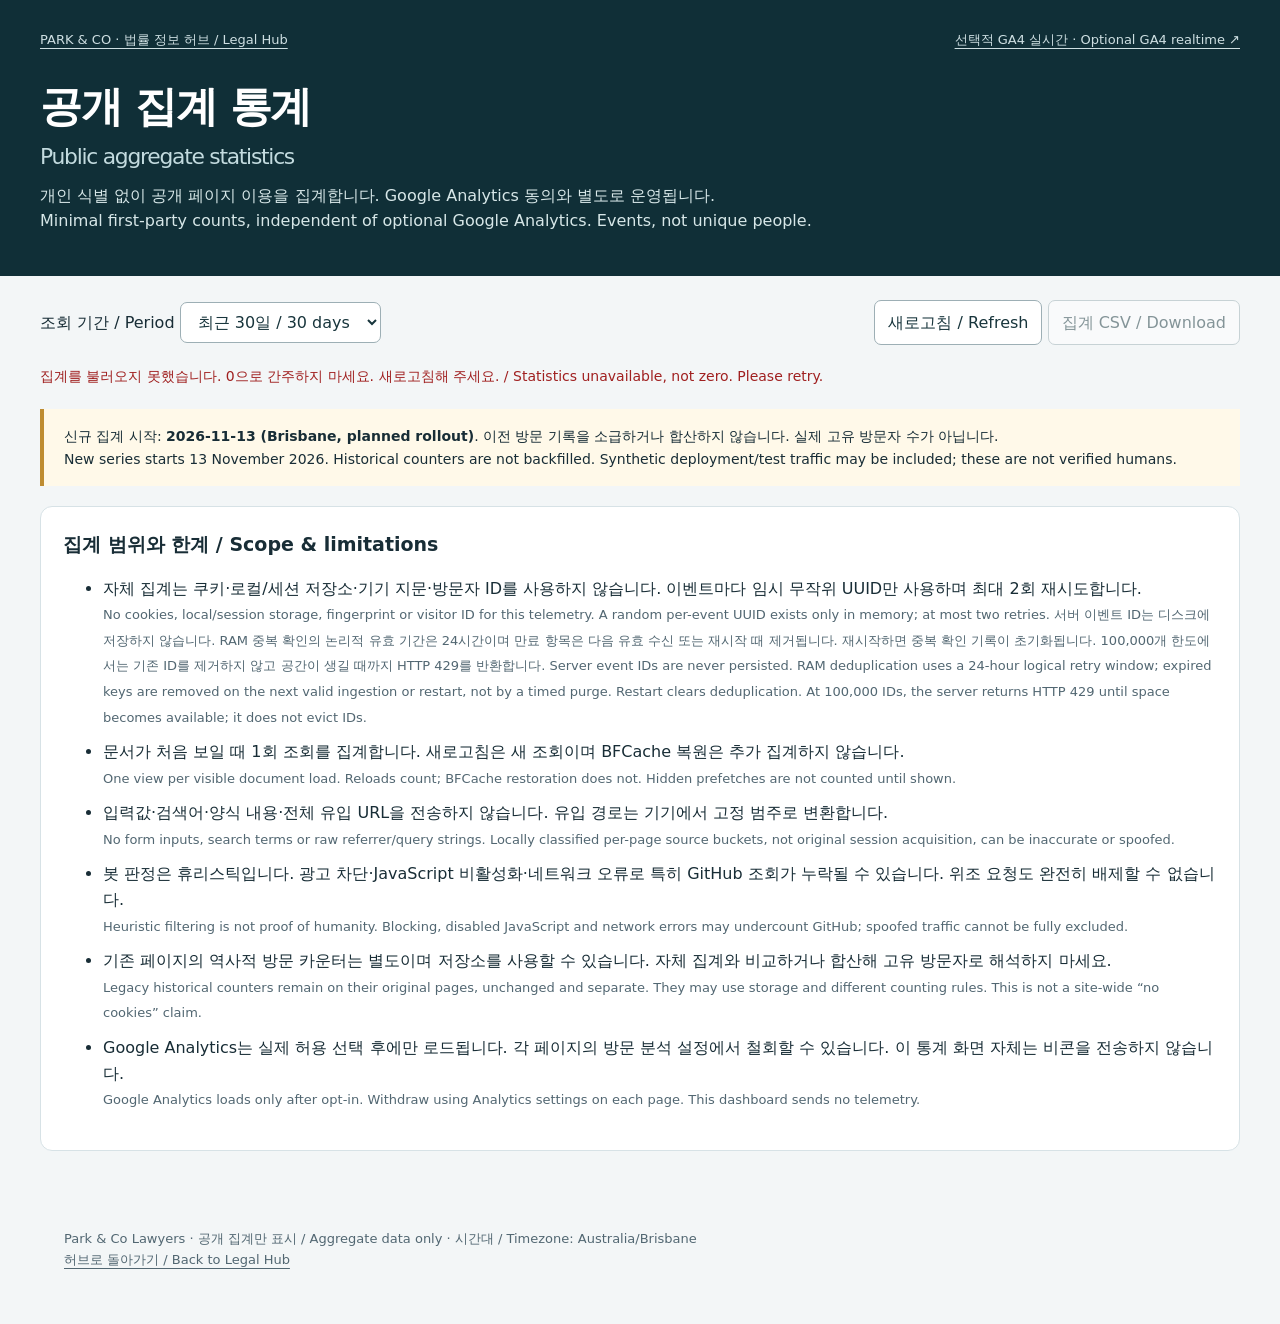
<file: analytics/index.html>
<!doctype html>
<html lang="ko"><head><meta charset="utf-8"><meta name="viewport" content="width=device-width,initial-scale=1"><meta name="robots" content="noindex"><meta name="referrer" content="no-referrer"><title>공개 집계 통계 | Park & Co Public Statistics</title><style>
:root{font:16px/1.6 system-ui,-apple-system,sans-serif;color:#182d36;background:#f3f6f7;--teal:#126658;--muted:#526772}*{box-sizing:border-box}body{margin:0}header{background:#102f37;color:#fff;padding:30px max(24px,calc((100vw - 1200px)/2)) 42px}a{color:inherit;text-underline-offset:4px}header nav{display:flex;justify-content:space-between;gap:20px;font-size:13px;color:#cedfe2}h1{font-size:clamp(27px,4vw,42px);line-height:1.25;margin:30px 0 12px;letter-spacing:-.03em}h1 small{display:block;font-weight:400;font-size:.52em;color:#c3dbdf;margin-top:10px}header p{max-width:900px;color:#d7e7e8;margin:0}main{max-width:1248px;margin:auto;padding:24px}h2{font-size:19px;margin:0 0 16px}h3{font-size:17px}.toolbar{display:flex;flex-wrap:wrap;justify-content:space-between;align-items:center;gap:12px;margin-bottom:20px}select,button{font:inherit;border:1px solid #9dafb5;border-radius:7px;padding:9px 13px;background:white;color:#18353c;cursor:pointer}button:disabled{opacity:.5;cursor:default}:focus-visible{outline:3px solid #168bca;outline-offset:3px}.status{color:var(--muted);font-size:14px;min-height:24px}.cards{display:grid;grid-template-columns:repeat(4,1fr);gap:16px}.card,.panel{background:white;border:1px solid #d7e2e6;border-radius:12px;padding:22px}.card .label{font-size:14px;min-height:44px}.en{display:block;color:var(--muted);font-size:12px}.metric{font-variant-numeric:tabular-nums;font-size:36px;font-weight:750;line-height:1.4;color:var(--teal);margin:10px 0}.card p{font-size:12px;color:var(--muted);margin:0}.panel{margin-top:20px}.grid{display:grid;grid-template-columns:1fr 1fr;gap:20px}.notice{border-left:4px solid #be8c31;background:#fff9e9;padding:16px 20px;font-size:14px;margin:20px 0}.table-wrap{overflow:auto}table{border-collapse:collapse;width:100%;font-size:13px}caption{text-align:left;color:var(--muted);padding:0 0 12px}th,td{padding:10px 9px;text-align:left;border-bottom:1px solid #e2e9ec;overflow-wrap:anywhere}th{color:#38535c;background:#f6f9fa}td:last-child,th:last-child{text-align:right;font-variant-numeric:tabular-nums}svg{width:100%;height:210px;display:block}details{margin-top:18px}summary{cursor:pointer;font-weight:650}li{margin:10px 0}.empty{padding:22px;color:var(--muted)}footer{max-width:1200px;margin:30px auto;padding:24px;color:var(--muted);font-size:13px}.subtle{font-size:13px;color:var(--muted)}.error{color:#a02020}#data[hidden]{display:none}@media(max-width:800px){.cards{grid-template-columns:1fr 1fr}.grid{grid-template-columns:1fr}main{padding:16px}.card,.panel{padding:17px}}@media(max-width:440px){.cards{gap:10px}.metric{font-size:30px}.card .label{min-height:60px}header{padding:24px 18px 32px}header nav{flex-direction:column;gap:8px}}
</style></head><body><header><nav><a href="/">PARK & CO · 법률 정보 허브 / Legal Hub</a><a href="https://analytics.google.com/analytics/web/#/p564220236/realtime/overview" target="_blank" rel="noopener noreferrer">선택적 GA4 실시간 · Optional GA4 realtime ↗</a></nav><h1>공개 집계 통계<small>Public aggregate statistics</small></h1><p>개인 식별 없이 공개 페이지 이용을 집계합니다. Google Analytics 동의와 별도로 운영됩니다.<br>Minimal first-party counts, independent of optional Google Analytics. Events, not unique people.</p></header><main><div class="toolbar"><label for="days">조회 기간 / Period <select id="days"><option value="7">최근 7일 / 7 days</option><option value="30" selected>최근 30일 / 30 days</option><option value="90">최근 90일 / 90 days</option></select></label><div><button id="refresh">새로고침 / Refresh</button> <button id="csv" disabled>집계 CSV / Download</button></div></div><p id="status" class="status" role="status" aria-live="polite">집계 불러오는 중… / Loading statistics…</p><div class="notice">신규 집계 시작: <strong id="started">2026-11-13 (Brisbane, planned rollout)</strong>. 이전 방문 기록을 소급하거나 합산하지 않습니다. 실제 고유 방문자 수가 아닙니다.<br>New series starts 13 November 2026. Historical counters are not backfilled. Synthetic deployment/test traffic may be included; these are not verified humans.</div><div id="data" hidden><section class="cards" aria-label="주요 집계 / Key counts"><article class="card"><div class="label">전체 비콘 수신<span class="en">Total beacon requests received</span></div><div id="raw" class="metric">0</div><p>중복·거절·봇 포함 / Includes duplicates, rejected requests and bots</p></article><article class="card"><div class="label">봇 제외 브라우저 조회<span class="en">Estimated human views, not uniques</span></div><div id="views" class="metric">0</div><p>수락된 page_view 중 알려진 봇·의심 자동화 제외 / Heuristic, not human verification</p></article><article class="card"><div class="label">중복 요청<span class="en">Duplicate retry requests</span></div><div id="duplicates" class="metric">0</div><p>동일 이벤트 ID / Same event ID; memory-based deduplication</p></article><article class="card"><div class="label">공식 문의 링크 클릭<span class="en">Accepted browser contact clicks</span></div><div id="contacts" class="metric">0</div><p>봇 제외 클릭, 문의 접수 건수 아님 / Clicks, not submitted enquiries</p></article></section><section class="panel"><h2>일별 브라우저 조회 / Daily browser views</h2><div id="chart"></div><div class="table-wrap" id="daily"></div></section><div class="grid"><section class="panel"><h2>유입 경로 / Traffic channels</h2><div class="table-wrap" id="channels"></div></section><section class="panel"><h2>사이트 / Sites</h2><div class="table-wrap" id="sites"></div></section></div><section class="panel"><h2>도구별 이용 / Tool usage</h2><div class="table-wrap" id="tools"></div></section><section class="panel"><h2>FAQ 서버 HTML 응답 / FAQ server HTML responses</h2><p>브라우저 비콘과 <strong>별도 지표</strong>입니다. 두 수치를 절대 합산하지 않습니다. GitHub Pages 서버 응답은 포함하지 않습니다.<br><span class="subtle">Separate from browser views. Never add them together. Covers FAQ only, including responses without JavaScript; responses do not prove a person read a page.</span></p><div class="table-wrap" id="server"></div></section><section class="panel"><h2>수신 품질 및 선택 / Receipt quality & choices</h2><div class="grid"><div class="table-wrap" id="quality"></div><div class="table-wrap" id="choices"></div></div><p class="subtle">봇 분류 수신 건수에는 거절·중복 요청도 포함됩니다. 동의 선택은 버튼 이벤트이며 고유 사용자나 법적 동의 증거가 아닙니다.<br>Bot-class receipt counts include rejected and duplicate requests. Choice counts are UI events, not people or evidence of legal consent.</p></section></div><section class="panel"><h2>집계 범위와 한계 / Scope & limitations</h2><ul><li>자체 집계는 쿠키·로컬/세션 저장소·기기 지문·방문자 ID를 사용하지 않습니다. 이벤트마다 임시 무작위 UUID만 사용하며 최대 2회 재시도합니다.<br><span class="subtle">No cookies, local/session storage, fingerprint or visitor ID for this telemetry. A random per-event UUID exists only in memory; at most two retries. 서버 이벤트 ID는 디스크에 저장하지 않습니다. RAM 중복 확인의 논리적 유효 기간은 24시간이며 만료 항목은 다음 유효 수신 또는 재시작 때 제거됩니다. 재시작하면 중복 확인 기록이 초기화됩니다. 100,000개 한도에서는 기존 ID를 제거하지 않고 공간이 생길 때까지 HTTP 429를 반환합니다. Server event IDs are never persisted. RAM deduplication uses a 24-hour logical retry window; expired keys are removed on the next valid ingestion or restart, not by a timed purge. Restart clears deduplication. At 100,000 IDs, the server returns HTTP 429 until space becomes available; it does not evict IDs.</span></li><li>문서가 처음 보일 때 1회 조회를 집계합니다. 새로고침은 새 조회이며 BFCache 복원은 추가 집계하지 않습니다.<br><span class="subtle">One view per visible document load. Reloads count; BFCache restoration does not. Hidden prefetches are not counted until shown.</span></li><li>입력값·검색어·양식 내용·전체 유입 URL을 전송하지 않습니다. 유입 경로는 기기에서 고정 범주로 변환합니다.<br><span class="subtle">No form inputs, search terms or raw referrer/query strings. Locally classified per-page source buckets, not original session acquisition, can be inaccurate or spoofed.</span></li><li>봇 판정은 휴리스틱입니다. 광고 차단·JavaScript 비활성화·네트워크 오류로 특히 GitHub 조회가 누락될 수 있습니다. 위조 요청도 완전히 배제할 수 없습니다.<br><span class="subtle">Heuristic filtering is not proof of humanity. Blocking, disabled JavaScript and network errors may undercount GitHub; spoofed traffic cannot be fully excluded.</span></li><li>기존 페이지의 역사적 방문 카운터는 별도이며 저장소를 사용할 수 있습니다. 자체 집계와 비교하거나 합산해 고유 방문자로 해석하지 마세요.<br><span class="subtle">Legacy historical counters remain on their original pages, unchanged and separate. They may use storage and different counting rules. This is not a site-wide “no cookies” claim.</span></li><li>Google Analytics는 실제 허용 선택 후에만 로드됩니다. 각 페이지의 방문 분석 설정에서 철회할 수 있습니다. 이 통계 화면 자체는 비콘을 전송하지 않습니다.<br><span class="subtle">Google Analytics loads only after opt-in. Withdraw using Analytics settings on each page. This dashboard sends no telemetry.</span></li></ul></section></main><footer>Park & Co Lawyers · 공개 집계만 표시 / Aggregate data only · 시간대 / Timezone: Australia/Brisbane<br><a href="/">허브로 돌아가기 / Back to Legal Hub</a></footer><script>
(function(){'use strict';var endpoint='https://faq.immispecialist.com/metrics/v1/summary', latest=null,serial=0;
var names={github_hub:'GitHub 법률 허브 / GitHub Legal Hub',faq:'FAQ 포털 / FAQ Portal',legal_hub:'법률 허브 / Legal Hub',sources_registry:'출처 레지스트리 / Sources Registry',public_faq:'공식 FAQ / Public FAQ',direct:'직접·출처 없음 / Direct / unknown',google:'Google', 'naver-search':'네이버 검색 / Naver Search','naver-cafe':'네이버 카페 / Naver Cafe',kakaotalk:'카카오톡 / KakaoTalk','threads-ig':'Threads / Instagram',youtube:'YouTube','faq-portal':'FAQ 포털 / FAQ Portal','parkco-hub':'Park & Co Hub','parkco-sites':'Park & Co Sites','other-web':'기타 웹 / Other web',known_bot:'알려진 봇 / Known bot',suspected_automation:'의심 자동화 / Suspected automation',unclassified_browser:'미분류 브라우저 / Unclassified browser'};
function el(id){return document.getElementById(id)}function num(n){return Number(n||0).toLocaleString('en-AU')}function sum(rows){return rows.reduce(function(a,r){return a+Number(r.count||0)},0)}function grouped(rows,key){var o={};rows.forEach(function(r){var k=r[key]||'(none)';o[k]=(o[k]||0)+Number(r.count||0)});return Object.keys(o).sort(function(a,b){return o[b]-o[a]}).map(function(k){return [names[k]||k,o[k]]})}
function table(id,headers,rows){var host=el(id);host.replaceChildren();if(!rows.length){var empty=document.createElement('p');empty.className='empty';empty.textContent='해당 기간 기록 없음 / No records for this period';host.appendChild(empty);return}var t=document.createElement('table'),head=t.createTHead().insertRow();headers.forEach(function(h){var th=document.createElement('th');th.scope='col';th.textContent=h;head.appendChild(th)});var b=t.createTBody();rows.forEach(function(row){var tr=b.insertRow();row.forEach(function(v){var c=tr.insertCell();c.textContent=typeof v==='number'?num(v):v})});host.appendChild(t)}
function draw(rows){var host=el('chart');host.replaceChildren();if(!rows.length)return;var ns='http://www.w3.org/2000/svg',svg=document.createElementNS(ns,'svg');svg.setAttribute('viewBox','0 0 1000 200');svg.setAttribute('role','img');svg.setAttribute('aria-label','일별 브라우저 조회 막대 그래프. 같은 데이터가 아래 표에 있습니다. Daily views; equivalent data in the table below.');var max=Math.max(1,...rows.map(function(r){return r[1]})),w=960/rows.length;rows.forEach(function(r,i){var rect=document.createElementNS(ns,'rect');rect.setAttribute('x',20+i*w);rect.setAttribute('y',175-r[1]/max*150);rect.setAttribute('width',Math.max(2,w-4));rect.setAttribute('height',Math.max(1,r[1]/max*150));rect.setAttribute('fill','#167867');var title=document.createElementNS(ns,'title');title.textContent=r[0]+': '+r[1];rect.appendChild(title);svg.appendChild(rect)});host.appendChild(svg)}
function render(d){if(!d||d.ok!==true||d.v!==1||!d.totals||!Array.isArray(d.events)||!Array.isArray(d.server_responses))throw Error('Invalid summary');latest=d;if(d.collection_started_at)el('started').textContent=d.collection_started_at+' (Brisbane)';var browser=d.events.filter(function(r){return r.bot_class==='unclassified_browser'}),views=browser.filter(function(r){return r.kind==='page_view'}),contacts=browser.filter(function(r){return r.kind==='contact_click'});el('raw').textContent=num(d.totals.raw_received);el('views').textContent=num(sum(views));el('duplicates').textContent=num(d.totals.duplicate);el('contacts').textContent=num(sum(contacts));var dayMap={};views.forEach(function(r){dayMap[r.day]=(dayMap[r.day]||0)+r.count});var collectionDate=d.collection_started_at ? new Date(new Date(d.collection_started_at).getTime()+10*60*60*1000).toISOString().slice(0,10) : '2026-11-13';var observedStart=d.start_date>collectionDate?d.start_date:collectionDate;var days=[];for(var date=new Date(observedStart+'T00:00:00Z'),end=new Date(d.end_date+'T00:00:00Z');date<=end;date.setUTCDate(date.getUTCDate()+1)){var key=date.toISOString().slice(0,10);days.push([key,dayMap[key]||0])}table('daily',['날짜 / Date','브라우저 조회 / Browser views'],days);draw(days);table('channels',['경로 / Channel','조회 / Views'],grouped(views,'channel'));table('sites',['사이트 / Site','조회 / Views'],grouped(views,'site_id'));table('tools',['도구 / Tool','조회 / Views'],grouped(views,'tool_id'));table('server',['분류 / Classification','FAQ 응답 / Responses'],grouped(d.server_responses,'bot_class'));table('quality',['지표 / Metric','요청 / Requests'],[['전체 수신 / Raw received',d.totals.raw_received],['수락 / Accepted (all classes)',d.totals.accepted],['알려진 봇 / Known bot',d.totals.known_bot],['의심 자동화 / Suspected automation',d.totals.suspected_automation],['미분류 브라우저 / Unclassified browser',d.totals.unclassified_browser],['거절 / Rejected',d.totals.rejected],['제한 / Rate limited',d.totals.rate_limited]]);table('choices',['실제 선택 / Explicit choices','브라우저 이벤트 / Events'],[['허용 / Accepted',sum(browser.filter(function(r){return r.kind==='consent_choice'&&r.choice==='accepted'}))],['거부·철회 / Declined or withdrawn',sum(browser.filter(function(r){return r.kind==='consent_choice'&&r.choice==='declined'}))]]);el('data').hidden=false;el('csv').disabled=false;el('status').className='status';el('status').textContent='요청 기간 / Requested: '+d.start_date+' → '+d.end_date+' · 관측 기간 / Observed: '+(observedStart<=d.end_date?observedStart+' → '+d.end_date:'없음 / None')+' · '+d.timezone+' · 시작일은 부분 관측 / First collection day is partial. 시작 전 자료 없음, 0 아님 / Pre-start data unavailable, not zero.'+(Number(d.totals.raw_received)===0?' · 아직 비콘 수신 없음 / No beacon receipts yet':'')}
async function load(){var ticket=++serial;el('status').className='status';el('status').textContent='집계 불러오는 중… / Loading statistics…';el('data').hidden=true;el('csv').disabled=true;try{var r=await fetch(endpoint+'?days='+el('days').value,{credentials:'omit',referrerPolicy:'no-referrer',cache:'no-store'});if(!r.ok)throw Error('HTTP '+r.status);var d=await r.json();if(ticket===serial)render(d)}catch(e){if(ticket===serial){el('status').className='status error';el('status').textContent='집계를 불러오지 못했습니다. 0으로 간주하지 마세요. 새로고침해 주세요. / Statistics unavailable, not zero. Please retry.'}}}
el('days').addEventListener('change',load);el('refresh').addEventListener('click',load);el('csv').addEventListener('click',function(){if(!latest)return;var rows=[['series','day','site_id','tool_id','page_path','kind','channel','target_category','choice','bot_class','count']];latest.events.forEach(function(r){rows.push(['beacon',r.day,r.site_id,r.tool_id,r.page_path,r.kind,r.channel,r.target_category,r.choice,r.bot_class,r.count])});latest.server_responses.forEach(function(r){rows.push(['faq_server_response',r.day,'faq','public_faq',r.page_path,'html_response','','','',r.bot_class,r.count])});var csv=rows.map(function(r){return r.map(function(v){return '"'+String(v==null?'':v).replace(/"/g,'""')+'"'}).join(',')}).join('\r\n');var url=URL.createObjectURL(new Blob(['\ufeff'+csv],{type:'text/csv;charset=utf-8'})),a=document.createElement('a');a.href=url;a.download='parkco-aggregates-'+latest.start_date+'-'+latest.end_date+'.csv';a.click();setTimeout(function(){URL.revokeObjectURL(url)},1000)});load();})();
</script></body></html>
</file>
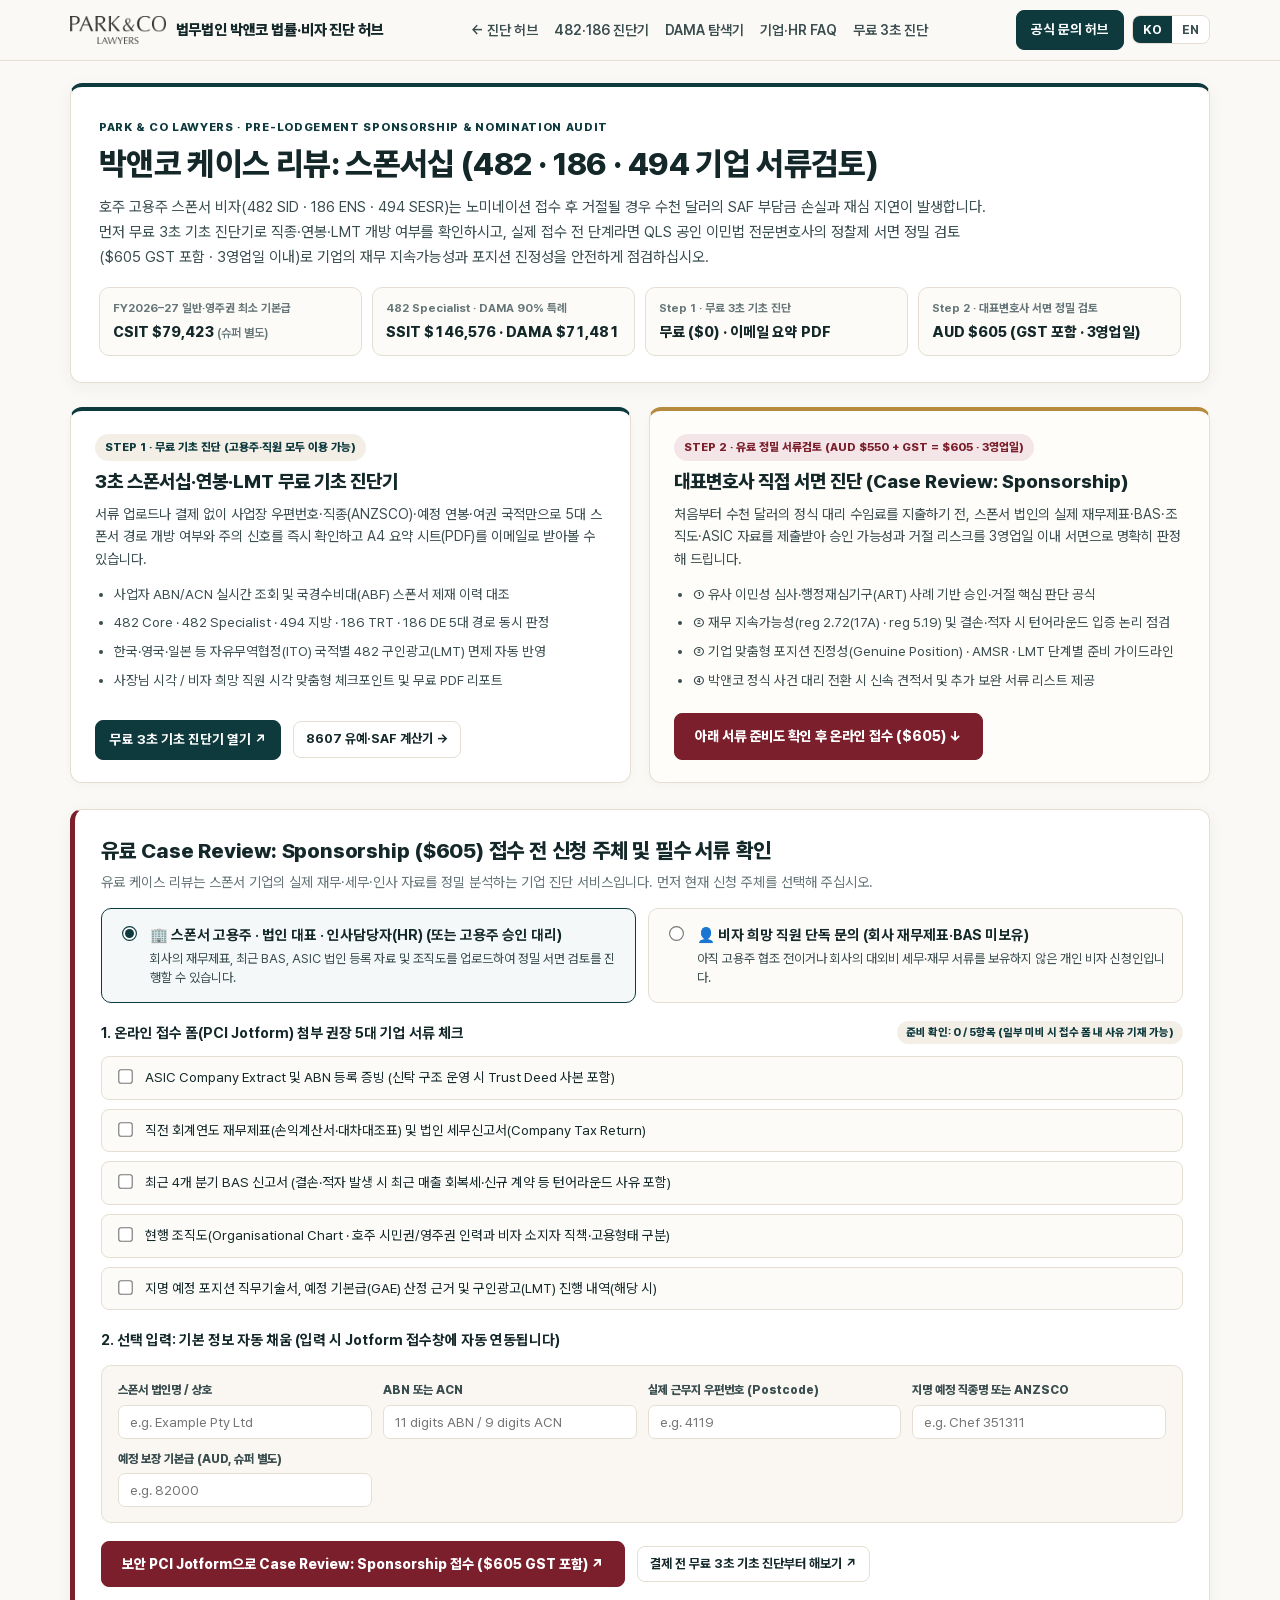
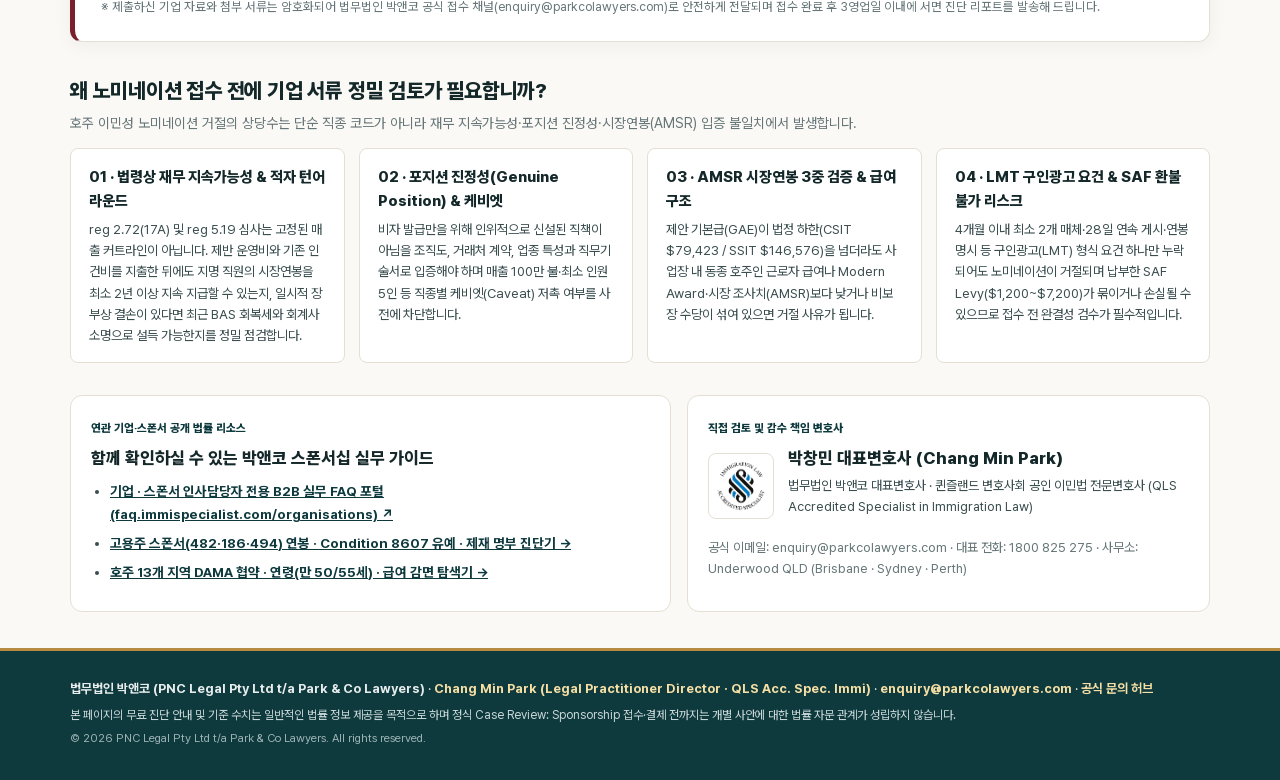
<file: case-review-sponsorship/index.html>
<!doctype html>
<html lang="ko">
<head>
  <meta charset="utf-8" />
  <meta name="viewport" content="width=device-width, initial-scale=1" />
  <title>박앤코 케이스 리뷰: 스폰서십 (Case Review: Sponsorship) | 482·186·494 기업 서류검토 · 법무법인 박앤코</title>
  <meta name="description" content="호주 고용주 스폰서 비자(482 SID · 186 ENS · 494 SESR) 접수 전 스폰서 기업의 재무 지속가능성(reg 2.72(17A) · reg 5.19), 적자 턴어라운드, 직무 진정성, AMSR 시장연봉 및 LMT 요건을 QLS 공인 이민법 전문변호사가 직접 진단하는 2단계 공식 서비스 안내 페이지입니다." />
  <meta name="robots" content="index, follow" />
  <link rel="canonical" href="https://changa9090.github.io/case-review-sponsorship/" />
  <link rel="icon" type="image/png" sizes="32x32" href="../assets/brand/icon-32.png" />
  <link rel="apple-touch-icon" href="../assets/brand/apple-touch-icon.png" />
  <link rel="stylesheet" href="../shared/parkco-ui.css" />
  <link rel="stylesheet" href="../assets/hub.css" />
  <link rel="alternate" hreflang="ko" href="https://changa9090.github.io/case-review-sponsorship/" />
  <link rel="alternate" hreflang="en" href="https://changa9090.github.io/case-review-sponsorship/?lang=en" />
  <link rel="alternate" hreflang="x-default" href="https://changa9090.github.io/case-review-sponsorship/" />
  <script type="application/ld+json">{"@context":"https://schema.org","@type":"LegalService","name":"박앤코 케이스 리뷰: 스폰서십 (Park & Co Case Review: Sponsorship)","url":"https://changa9090.github.io/case-review-sponsorship/","email":"enquiry@parkcolawyers.com","telephone":"+61-1800-825-275","areaServed":"AU","provider":{"@type":"LegalService","name":"법무법인 박앤코 (Park & Co Lawyers)","url":"https://parklawyers.com.au/","founder":{"@type":"Person","name":"Chang Min Park (박창민)","jobTitle":"Legal Practitioner Director · QLS Accredited Specialist in Immigration Law"}},"offers":[{"@type":"Offer","name":"Step 1 · Free 3-Second Sponsorship Orientation Compass","price":"0","priceCurrency":"AUD","url":"https://faq.immispecialist.com/case-review/sponsorship/"},{"@type":"Offer","name":"Step 2 · Case Review: Sponsorship (Written Legal & Financial Viability Audit)","price":"605.00","priceCurrency":"AUD","url":"https://pci.jotform.com/form/263178486400056"}]}</script>
  <script defer src="/assets/parkco-handoff-v1.js"></script>
  <script defer src="/assets/parkco-analytics-v1.js"></script>
  <style>
    .crs-hero {
      background: var(--pk-surface);
      border: 1px solid var(--pk-line);
      border-top: 4px solid var(--pk-brand);
      border-radius: var(--pk-radius);
      box-shadow: var(--pk-shadow);
      padding: 26px 28px;
      margin: 22px 0 24px;
    }
    .crs-eyebrow {
      display: inline-flex;
      align-items: center;
      gap: 8px;
      font-size: 11.5px;
      font-weight: 800;
      letter-spacing: 0.06em;
      text-transform: uppercase;
      color: var(--pk-brand);
      margin-bottom: 8px;
    }
    .crs-title {
      margin: 0 0 10px;
      font-size: clamp(23px, 3vw, 32px);
      font-weight: 800;
      letter-spacing: -0.02em;
      line-height: 1.28;
      color: var(--pk-ink);
    }
    .crs-lead {
      margin: 0 0 16px;
      max-width: 900px;
      font-size: 15px;
      line-height: 1.68;
      color: var(--pk-ink-2);
    }
    .crs-kpi-strip {
      display: grid;
      grid-template-columns: repeat(auto-fit, minmax(195px, 1fr));
      gap: 10px;
      margin-top: 16px;
    }
    .crs-kpi {
      background: #FCFBF8;
      border: 1px solid var(--pk-line);
      border-radius: 10px;
      padding: 11px 13px;
    }
    .crs-kpi span {
      display: block;
      font-size: 11.5px;
      font-weight: 700;
      color: var(--pk-muted);
      margin-bottom: 2px;
    }
    .crs-kpi strong {
      font-size: 14.5px;
      font-weight: 800;
      color: var(--pk-ink);
      font-variant-numeric: tabular-nums;
    }
    .crs-two-tier {
      display: grid;
      grid-template-columns: repeat(auto-fit, minmax(320px, 1fr));
      gap: 18px;
      margin-bottom: 26px;
    }
    .crs-tier-card {
      background: var(--pk-surface);
      border: 1px solid var(--pk-line);
      border-radius: var(--pk-radius);
      padding: 22px 24px;
      display: flex;
      flex-direction: column;
      justify-content: space-between;
      gap: 16px;
      box-shadow: 0 2px 10px rgba(20, 40, 42, 0.03);
    }
    .crs-tier-card--free {
      border-top: 4px solid var(--pk-brand);
    }
    .crs-tier-card--paid {
      border-top: 4px solid var(--pk-accent);
      background: #FFFDF9;
    }
    .crs-badge {
      display: inline-block;
      font-size: 11.5px;
      font-weight: 800;
      padding: 4px 10px;
      border-radius: 999px;
      margin-bottom: 8px;
    }
    .crs-badge--free {
      background: var(--pk-surface-2);
      color: var(--pk-brand);
    }
    .crs-badge--paid {
      background: #F4E6E8;
      color: #7A1F2B;
    }
    .crs-tier-title {
      margin: 0 0 8px;
      font-size: 19px;
      font-weight: 800;
      color: var(--pk-ink);
      line-height: 1.35;
    }
    .crs-tier-desc {
      margin: 0 0 12px;
      font-size: 14px;
      color: var(--pk-ink-2);
      line-height: 1.62;
    }
    .crs-list {
      margin: 0;
      padding-left: 19px;
      font-size: 13.5px;
      color: var(--pk-ink-2);
      line-height: 1.68;
    }
    .crs-list li {
      margin-bottom: 6px;
    }
    .crs-gate-box {
      background: var(--pk-surface);
      border: 1.5px solid var(--pk-line);
      border-left: 5px solid #7A1F2B;
      border-radius: var(--pk-radius);
      padding: 24px 26px;
      margin-bottom: 26px;
      box-shadow: var(--pk-shadow);
    }
    .crs-role-grid {
      display: grid;
      grid-template-columns: repeat(auto-fit, minmax(280px, 1fr));
      gap: 12px;
      margin: 14px 0 18px;
    }
    .crs-role-option {
      display: flex;
      align-items: flex-start;
      gap: 11px;
      background: #FCFBF8;
      border: 1.5px solid var(--pk-line);
      border-radius: 10px;
      padding: 14px 16px;
      cursor: pointer;
      transition: border-color 0.14s ease, background 0.14s ease;
    }
    .crs-role-option:hover {
      border-color: var(--pk-brand);
    }
    .crs-role-option.is-active {
      border-color: var(--pk-brand);
      background: #F4F8F8;
    }
    .crs-role-option--warn.is-active {
      border-color: #B45309;
      background: #FFFBEB;
    }
    .crs-role-option input {
      margin-top: 4px;
      accent-color: var(--pk-brand);
      transform: scale(1.15);
    }
    .crs-role-option strong {
      display: block;
      font-size: 14.5px;
      color: var(--pk-ink);
      margin-bottom: 3px;
    }
    .crs-role-option span {
      display: block;
      font-size: 12.8px;
      color: var(--pk-ink-2);
      line-height: 1.52;
    }
    .crs-stopgate-alert {
      background: #FFFBEB;
      border: 1.5px solid #F59E0B;
      border-radius: 10px;
      padding: 18px 20px;
      margin-top: 10px;
    }
    .crs-stopgate-alert h3 {
      margin: 0 0 6px;
      font-size: 16px;
      font-weight: 800;
      color: #92400E;
    }
    .crs-stopgate-alert p {
      margin: 0 0 14px;
      font-size: 13.8px;
      line-height: 1.65;
      color: #78350F;
    }
    .crs-doc-checklist {
      display: grid;
      gap: 9px;
      margin: 12px 0 18px;
    }
    .crs-doc-item {
      display: flex;
      align-items: flex-start;
      gap: 10px;
      background: #FCFBF8;
      border: 1px solid var(--pk-line);
      border-radius: 8px;
      padding: 10px 13px;
      font-size: 13.5px;
      color: var(--pk-ink);
      cursor: pointer;
    }
    .crs-doc-item input {
      margin-top: 3px;
      accent-color: #7A1F2B;
      transform: scale(1.12);
    }
    .crs-prefill-grid {
      display: grid;
      grid-template-columns: repeat(auto-fit, minmax(210px, 1fr));
      gap: 11px;
      margin: 14px 0 18px;
      background: #FAF7F2;
      border: 1px solid var(--pk-line);
      border-radius: 10px;
      padding: 15px 16px;
    }
    .crs-field label {
      display: block;
      font-size: 12px;
      font-weight: 800;
      color: var(--pk-ink-2);
      margin-bottom: 4px;
    }
    .crs-field input {
      width: 100%;
      border: 1px solid var(--pk-line);
      border-radius: 7px;
      padding: 8px 11px;
      font-family: inherit;
      font-size: 13.5px;
      background: #FFFFFF;
      color: var(--pk-ink);
    }
    .crs-field input:focus {
      outline: none;
      border-color: var(--pk-brand);
    }
    .crs-cta-row {
      display: flex;
      flex-wrap: wrap;
      align-items: center;
      gap: 12px;
    }
    .crs-btn-burgundy {
      display: inline-flex;
      align-items: center;
      justify-content: center;
      gap: 6px;
      background: #7A1F2B;
      color: #FFFFFF !important;
      border: 1px solid #7A1F2B;
      border-radius: 8px;
      padding: 11px 20px;
      font-size: 14px;
      font-weight: 800;
      text-decoration: none;
      transition: opacity 0.14s ease;
    }
    .crs-btn-burgundy:hover {
      opacity: 0.92;
    }
    .crs-pillar-grid {
      display: grid;
      grid-template-columns: repeat(auto-fit, minmax(255px, 1fr));
      gap: 14px;
      margin: 14px 0 26px;
    }
    .crs-pillar {
      background: var(--pk-surface);
      border: 1px solid var(--pk-line);
      border-radius: var(--pk-radius-sm);
      padding: 16px 18px;
    }
    .crs-pillar h3 {
      margin: 0 0 6px;
      font-size: 15px;
      font-weight: 800;
      color: var(--pk-ink);
    }
    .crs-pillar p {
      margin: 0;
      font-size: 13.2px;
      color: var(--pk-ink-2);
      line-height: 1.6;
    }
  </style>
</head>
<body data-ui-lang="ko">

  <!-- Unified Header -->
  <header class="pk-unified-header">
    <div class="pk-unified-header__inner">
      <a class="pk-unified-brand" href="../" data-ko-href="../" data-en-href="../?lang=en">
        <img src="../shared/brand/logo-positive.png" alt="Park &amp; Co Lawyers" />
        <span data-ko="법무법인 박앤코 법률·비자 진단 허브" data-en="Park &amp; Co Legal &amp; Visa Hub">법무법인 박앤코 법률·비자 진단 허브</span>
      </a>

      <nav class="pk-unified-nav" aria-label="Primary Navigation">
        <a href="../" data-ko-href="../" data-en-href="../?lang=en" data-ko="← 진단 허브" data-en="← Main Hub">← 진단 허브</a>
        <a href="../parkco-sid-ens-navigator/?lang=ko" data-ko-href="../parkco-sid-ens-navigator/?lang=ko" data-en-href="../parkco-sid-ens-navigator/?lang=en" data-ko="482·186 진단기" data-en="482/186 Tool">482·186 진단기</a>
        <a href="../parkco-dama-navigator/?lang=ko" data-ko-href="../parkco-dama-navigator/?lang=ko" data-en-href="../parkco-dama-navigator/?lang=en" data-ko="DAMA 탐색기" data-en="DAMA Tool">DAMA 탐색기</a>
        <a href="https://faq.immispecialist.com/organisations?lang=ko" data-ko-href="https://faq.immispecialist.com/organisations?lang=ko" data-en-href="https://faq.immispecialist.com/organisations?lang=en" target="_blank" rel="noopener" data-ko="기업·HR FAQ" data-en="Employer FAQ">기업·HR FAQ</a>
        <a href="https://faq.immispecialist.com/case-review/sponsorship/?lang=ko" data-ko-href="https://faq.immispecialist.com/case-review/sponsorship/?lang=ko" data-en-href="https://faq.immispecialist.com/case-review/sponsorship/?lang=en" target="_blank" rel="noopener" data-ko="무료 3초 진단" data-en="Free 3s Check">무료 3초 진단</a>
      </nav>

      <div class="pk-unified-actions">
        <a class="pk-btn-cta" href="https://parklawyers.com.au/links/?lang=ko" data-ko-href="https://parklawyers.com.au/links/?lang=ko" data-en-href="https://parklawyers.com.au/links/?lang=en" target="_blank" rel="noopener" data-ko="공식 문의 허브" data-en="Official Inquiry Hub">공식 문의 허브</a>
        <div class="hub-lang-switch" role="group" aria-label="Language Switcher">
          <button type="button" class="hub-lang-btn active" id="crs-lang-ko">KO</button>
          <button type="button" class="hub-lang-btn" id="crs-lang-en">EN</button>
        </div>
      </div>
    </div>
  </header>

  <main class="hub-wrap">
    <!-- Hero -->
    <section class="crs-hero">
      <div class="crs-eyebrow" data-ko="PARK &amp; CO LAWYERS · PRE-LODGEMENT SPONSORSHIP &amp; NOMINATION AUDIT" data-en="PARK &amp; CO LAWYERS · PRE-LODGEMENT SPONSORSHIP &amp; NOMINATION AUDIT">PARK &amp; CO LAWYERS · PRE-LODGEMENT SPONSORSHIP &amp; NOMINATION AUDIT</div>
      <h1 class="crs-title" data-ko="박앤코 케이스 리뷰: 스폰서십 (482 · 186 · 494 기업 서류검토)" data-en="Park &amp; Co Case Review: Sponsorship (482 · 186 · 494 Employer Pre-Lodgement Audit)">박앤코 케이스 리뷰: 스폰서십 (482 · 186 · 494 기업 서류검토)</h1>
      <p class="crs-lead" data-ko="호주 고용주 스폰서 비자(482 SID · 186 ENS · 494 SESR)는 노미네이션 접수 후 거절될 경우 수천 달러의 SAF 부담금 손실과 재심 지연이 발생합니다. 먼저 무료 3초 기초 진단기로 직종·연봉·LMT 개방 여부를 확인하시고, 실제 접수 전 단계라면 QLS 공인 이민법 전문변호사의 정찰제 서면 정밀 검토($605 GST 포함 · 3영업일 이내)로 기업의 재무 지속가능성과 포지션 진정성을 안전하게 점검하십시오." data-en="An employer nomination refusal under Subclass 482 (SID), 186 (ENS), or 494 (SESR) risks thousands of dollars in SAF levy exposure and operational disruption. Start with our free 3-second Orientation Compass to check occupation, salary floor, and LMT rules, then use our fixed-fee Principal Lawyer written audit ($605 incl. GST · within 3 business days) before lodging.">호주 고용주 스폰서 비자(482 SID · 186 ENS · 494 SESR)는 노미네이션 접수 후 거절될 경우 수천 달러의 SAF 부담금 손실과 재심 지연이 발생합니다. 먼저 무료 3초 기초 진단기로 직종·연봉·LMT 개방 여부를 확인하시고, 실제 접수 전 단계라면 QLS 공인 이민법 전문변호사의 정찰제 서면 정밀 검토($605 GST 포함 · 3영업일 이내)로 기업의 재무 지속가능성과 포지션 진정성을 안전하게 점검하십시오.</p>

      <div class="crs-kpi-strip">
        <div class="crs-kpi">
          <span data-ko="FY2026–27 일반·영주권 최소 기본급" data-en="FY2026–27 Core Skills &amp; 186 Floor">FY2026–27 일반·영주권 최소 기본급</span>
          <strong>CSIT $79,423 <small style="font-weight:600;color:var(--pk-muted);" data-ko="(슈퍼 별도)" data-en="(excl. super)">(슈퍼 별도)</small></strong>
        </div>
        <div class="crs-kpi">
          <span data-ko="482 Specialist · DAMA 90% 특례" data-en="482 Specialist · DAMA 90% Floor">482 Specialist · DAMA 90% 특례</span>
          <strong>SSIT $146,576 · DAMA $71,481</strong>
        </div>
        <div class="crs-kpi">
          <span data-ko="Step 1 · 무료 3초 기초 진단" data-en="Step 1 · Free 3-Second Orientation">Step 1 · 무료 3초 기초 진단</span>
          <strong data-ko="무료 ($0) · 이메일 요약 PDF" data-en="Free ($0) · Email Summary PDF">무료 ($0) · 이메일 요약 PDF</strong>
        </div>
        <div class="crs-kpi">
          <span data-ko="Step 2 · 대표변호사 서면 정밀 검토" data-en="Step 2 · Written Specialist Audit">Step 2 · 대표변호사 서면 정밀 검토</span>
          <strong data-ko="AUD $605 (GST 포함 · 3영업일)" data-en="AUD $605 (incl. GST · 3 Bus. Days)">AUD $605 (GST 포함 · 3영업일)</strong>
        </div>
      </div>
    </section>

    <!-- 2-Tier Clear Comparison -->
    <section class="crs-two-tier" aria-label="Two-Step Sponsorship Assessment Pathway">
      <!-- Tier 1: Free -->
      <article class="crs-tier-card crs-tier-card--free">
        <div>
          <span class="crs-badge crs-badge--free" data-ko="STEP 1 · 무료 기초 진단 (고용주·직원 모두 이용 가능)" data-en="STEP 1 · FREE ORIENTATION (EMPLOYERS &amp; WORKERS)">STEP 1 · 무료 기초 진단 (고용주·직원 모두 이용 가능)</span>
          <h2 class="crs-tier-title" data-ko="3초 스폰서십·연봉·LMT 무료 기초 진단기" data-en="Free 3-Second Sponsorship, Salary &amp; LMT Compass">3초 스폰서십·연봉·LMT 무료 기초 진단기</h2>
          <p class="crs-tier-desc" data-ko="서류 업로드나 결제 없이 사업장 우편번호·직종(ANZSCO)·예정 연봉·여권 국적만으로 5대 스폰서 경로 개방 여부와 주의 신호를 즉시 확인하고 A4 요약 시트(PDF)를 이메일로 받아볼 수 있습니다." data-en="Instantly check 5 employer-sponsored visa streams, statutory salary cutoffs, regional concessions, and passport LMT exemptions without uploading confidential files, with an optional A4 PDF summary emailed to you.">서류 업로드나 결제 없이 사업장 우편번호·직종(ANZSCO)·예정 연봉·여권 국적만으로 5대 스폰서 경로 개방 여부와 주의 신호를 즉시 확인하고 A4 요약 시트(PDF)를 이메일로 받아볼 수 있습니다.</p>
          <ul class="crs-list">
            <li data-ko="사업자 ABN/ACN 실시간 조회 및 국경수비대(ABF) 스폰서 제재 이력 대조" data-en="Live ABN/ACN lookup &amp; ABF sponsor sanction register cross-check">사업자 ABN/ACN 실시간 조회 및 국경수비대(ABF) 스폰서 제재 이력 대조</li>
            <li data-ko="482 Core · 482 Specialist · 494 지방 · 186 TRT · 186 DE 5대 경로 동시 판정" data-en="Simultaneous check across 482 Core, 482 Specialist, 494 SESR, 186 TRT &amp; 186 DE">482 Core · 482 Specialist · 494 지방 · 186 TRT · 186 DE 5대 경로 동시 판정</li>
            <li data-ko="한국·영국·일본 등 자유무역협정(ITO) 국적별 482 구인광고(LMT) 면제 자동 반영" data-en="Automatic International Trade Obligation (ITO) passport LMT exemption check">한국·영국·일본 등 자유무역협정(ITO) 국적별 482 구인광고(LMT) 면제 자동 반영</li>
            <li data-ko="사장님 시각 / 비자 희망 직원 시각 맞춤형 체크포인트 및 무료 PDF 리포트" data-en="Tailored Employer view vs Visa Applicant view + downloadable/emailed A4 PDF">사장님 시각 / 비자 희망 직원 시각 맞춤형 체크포인트 및 무료 PDF 리포트</li>
          </ul>
        </div>
        <div class="crs-cta-row">
          <a id="btn-open-free-compass" class="pk-btn-cta" href="https://faq.immispecialist.com/case-review/sponsorship/?lang=ko" data-ko-href="https://faq.immispecialist.com/case-review/sponsorship/?lang=ko" data-en-href="https://faq.immispecialist.com/case-review/sponsorship/?lang=en" target="_blank" rel="noopener" data-ko="무료 3초 기초 진단기 열기 ↗" data-en="Open Free 3-Second Compass ↗">무료 3초 기초 진단기 열기 ↗</a>
          <a class="pk-btn-ghost" href="../parkco-sid-ens-navigator/?lang=ko" data-ko-href="../parkco-sid-ens-navigator/?lang=ko" data-en-href="../parkco-sid-ens-navigator/?lang=en" data-ko="8607 유예·SAF 계산기 →" data-en="8607 &amp; SAF Calculator →">8607 유예·SAF 계산기 →</a>
        </div>
      </article>

      <!-- Tier 2: Paid -->
      <article class="crs-tier-card crs-tier-card--paid">
        <div>
          <span class="crs-badge crs-badge--paid" data-ko="STEP 2 · 유료 정밀 서류검토 (AUD $550 + GST = $605 · 3영업일)" data-en="STEP 2 · PAID WRITTEN AUDIT (AUD $550 + GST = $605 · 3 BUS. DAYS)">STEP 2 · 유료 정밀 서류검토 (AUD $550 + GST = $605 · 3영업일)</span>
          <h2 class="crs-tier-title" data-ko="대표변호사 직접 서면 진단 (Case Review: Sponsorship)" data-en="Principal Lawyer Written Audit (Case Review: Sponsorship)">대표변호사 직접 서면 진단 (Case Review: Sponsorship)</h2>
          <p class="crs-tier-desc" data-ko="처음부터 수천 달러의 정식 대리 수임료를 지출하기 전, 스폰서 법인의 실제 재무제표·BAS·조직도·ASIC 자료를 제출받아 승인 가능성과 거절 리스크를 3영업일 이내 서면으로 명확히 판정해 드립니다." data-en="Before committing thousands in full representation fees and government SAF levies, submit your company's financials, BAS, org chart, and ASIC records for a definitive written risk audit within 3 business days.">처음부터 수천 달러의 정식 대리 수임료를 지출하기 전, 스폰서 법인의 실제 재무제표·BAS·조직도·ASIC 자료를 제출받아 승인 가능성과 거절 리스크를 3영업일 이내 서면으로 명확히 판정해 드립니다.</p>
          <ul class="crs-list">
            <li data-ko="① 유사 이민성 심사·행정재심기구(ART) 사례 기반 승인·거절 핵심 판단 공식" data-en="1) Precedent-backed approval &amp; refusal risk matrix (Home Affairs &amp; ART cases)">① 유사 이민성 심사·행정재심기구(ART) 사례 기반 승인·거절 핵심 판단 공식</li>
            <li data-ko="② 재무 지속가능성(reg 2.72(17A) · reg 5.19) 및 결손·적자 시 턴어라운드 입증 논리 점검" data-en="2) Financial viability (reg 2.72(17A) / reg 5.19), loss turnaround &amp; occupation caveat audit">② 재무 지속가능성(reg 2.72(17A) · reg 5.19) 및 결손·적자 시 턴어라운드 입증 논리 점검</li>
            <li data-ko="③ 기업 맞춤형 포지션 진정성(Genuine Position) · AMSR · LMT 단계별 준비 가이드라인" data-en="3) Step-by-step preparation roadmap for Genuine Position, AMSR parity &amp; LMT">③ 기업 맞춤형 포지션 진정성(Genuine Position) · AMSR · LMT 단계별 준비 가이드라인</li>
            <li data-ko="④ 박앤코 정식 사건 대리 전환 시 신속 견적서 및 추가 보완 서류 리스트 제공" data-en="4) Fast-track full representation quote &amp; exact delta document checklist">④ 박앤코 정식 사건 대리 전환 시 신속 견적서 및 추가 보완 서류 리스트 제공</li>
          </ul>
        </div>
        <div class="crs-cta-row">
          <a class="crs-btn-burgundy" href="#precheck-gate" data-ko="아래 서류 준비도 확인 후 온라인 접수 ($605) ↓" data-en="Check Readiness Below &amp; Start Intake ($605) ↓">아래 서류 준비도 확인 후 온라인 접수 ($605) ↓</a>
        </div>
      </article>
    </section>

    <!-- Interactive Employer Stop-Gate (G00) & 5-Doc Pre-Check -->
    <section class="crs-gate-box" id="precheck-gate" aria-labelledby="gate-heading">
      <h2 class="hub-section__title" id="gate-heading" data-ko="유료 Case Review: Sponsorship ($605) 접수 전 신청 주체 및 필수 서류 확인" data-en="Pre-Intake Role &amp; Employer Document Readiness Check ($605 incl. GST)">유료 Case Review: Sponsorship ($605) 접수 전 신청 주체 및 필수 서류 확인</h2>
      <p class="hub-section__sub" data-ko="유료 케이스 리뷰는 스폰서 기업의 실제 재무·세무·인사 자료를 정밀 분석하는 기업 진단 서비스입니다. 먼저 현재 신청 주체를 선택해 주십시오." data-en="Paid Case Review audits the sponsoring entity's actual financial, tax, and organisational records. Please confirm your role before proceeding to payment.">유료 케이스 리뷰는 스폰서 기업의 실제 재무·세무·인사 자료를 정밀 분석하는 기업 진단 서비스입니다. 먼저 현재 신청 주체를 선택해 주십시오.</p>

      <div class="crs-role-grid" role="radiogroup" aria-label="Applicant Role">
        <label class="crs-role-option is-active" id="role-card-employer">
          <input type="radio" name="crs_role" value="employer" checked />
          <div>
            <strong data-ko="🏢 스폰서 고용주 · 법인 대표 · 인사담당자(HR) (또는 고용주 승인 대리)" data-en="🏢 Sponsoring Employer · Director · HR Manager (or Authorised by Employer)">🏢 스폰서 고용주 · 법인 대표 · 인사담당자(HR) (또는 고용주 승인 대리)</strong>
            <span data-ko="회사의 재무제표, 최근 BAS, ASIC 법인 등록 자료 및 조직도를 업로드하여 정밀 서면 검토를 진행할 수 있습니다." data-en="Ready to upload or provide company financial statements, BAS, ASIC extract, and organisational chart for written legal audit.">회사의 재무제표, 최근 BAS, ASIC 법인 등록 자료 및 조직도를 업로드하여 정밀 서면 검토를 진행할 수 있습니다.</span>
          </div>
        </label>

        <label class="crs-role-option crs-role-option--warn" id="role-card-employee">
          <input type="radio" name="crs_role" value="employee_only" />
          <div>
            <strong data-ko="👤 비자 희망 직원 단독 문의 (회사 재무제표·BAS 미보유)" data-en="👤 Visa Applicant / Employee Enquiring Alone (No Company Financials)">👤 비자 희망 직원 단독 문의 (회사 재무제표·BAS 미보유)</strong>
            <span data-ko="아직 고용주 협조 전이거나 회사의 대외비 세무·재무 서류를 보유하지 않은 개인 비자 신청인입니다." data-en="Checking personal visa options before employer sign-off or without access to confidential company tax/BAS records.">아직 고용주 협조 전이거나 회사의 대외비 세무·재무 서류를 보유하지 않은 개인 비자 신청인입니다.</span>
          </div>
        </label>
      </div>

      <!-- Employee Stop-Gate Panel (Hidden by default) -->
      <div id="employee-stopgate-panel" class="crs-stopgate-alert" hidden>
        <h3 data-ko="잠깐! 회사 재무·세무 서류 없이는 유료 스폰서십 케이스 리뷰($605) 결제를 권장하지 않습니다" data-en="Important Notice: Paid Sponsorship Case Review ($605) Requires Employer Financial Documents">잠깐! 회사 재무·세무 서류 없이는 유료 스폰서십 케이스 리뷰($605) 결제를 권장하지 않습니다</h3>
        <p data-ko="유료 Case Review: Sponsorship은 스폰서 회사의 재무제표(P&amp;L), 최근 4분기 BAS, 조직도, ASIC 법인 등기를 직접 대조해 노미네이션 승인 가능성을 판정하는 절차입니다. 사장님 협조로 회사 서류가 준비되지 않은 상태에서는 먼저 무료 기초 진단기(직원 시각 모드)로 직종·연봉·LMT 조건을 확인하시거나 일반 1:1 비자 상담을 이용하시는 것이 훨씬 유익합니다." data-en="Case Review: Sponsorship ($605 incl. GST) audits the sponsoring business's P&amp;L, last 4 BAS statements, org chart, and ASIC extract. Without employer cooperation and company financials, a paid corporate audit cannot be completed meaningfully. Please use our Free Orientation Compass (Employee View) or book a 1:1 visa consultation instead.">유료 Case Review: Sponsorship은 스폰서 회사의 재무제표(P&amp;L), 최근 4분기 BAS, 조직도, ASIC 법인 등기를 직접 대조해 노미네이션 승인 가능성을 판정하는 절차입니다. 사장님 협조로 회사 서류가 준비되지 않은 상태에서는 먼저 무료 기초 진단기(직원 시각 모드)로 직종·연봉·LMT 조건을 확인하시거나 일반 1:1 비자 상담을 이용하시는 것이 훨씬 유익합니다.</p>
        <div class="crs-cta-row">
          <a class="pk-btn-cta" href="https://faq.immispecialist.com/case-review/sponsorship/?lang=ko" data-ko-href="https://faq.immispecialist.com/case-review/sponsorship/?lang=ko" data-en-href="https://faq.immispecialist.com/case-review/sponsorship/?lang=en" target="_blank" rel="noopener" data-ko="무료 3초 기초 진단기 (직원 시각 모드) 열기 ↗" data-en="Open Free Compass (Employee View) ↗">무료 3초 기초 진단기 (직원 시각 모드) 열기 ↗</a>
          <a class="pk-btn-ghost" href="https://parklawyers.com.au/links/?lang=ko" data-ko-href="https://parklawyers.com.au/links/?lang=ko" data-en-href="https://parklawyers.com.au/links/?lang=en" target="_blank" rel="noopener" data-ko="개인 비자 1:1 상담 신청하기 ↗" data-en="Book Individual 1:1 Visa Consultation ↗">개인 비자 1:1 상담 신청하기 ↗</a>
        </div>
      </div>

      <!-- Employer Readiness & Prefill Panel -->
      <div id="employer-readiness-panel">
        <div style="display:flex;justify-content:space-between;align-items:center;flex-wrap:wrap;gap:8px;margin-top:6px;">
          <strong style="font-size:14.5px;color:var(--pk-ink);" data-ko="1. 온라인 접수 폼(PCI Jotform) 첨부 권장 5대 기업 서류 체크" data-en="1. Recommended 5 Corporate Documents for PCI Jotform Upload">1. 온라인 접수 폼(PCI Jotform) 첨부 권장 5대 기업 서류 체크</strong>
          <span id="crs-doc-count-badge" class="hub-badge" data-ko="준비 확인: 0 / 5항목 (일부 미비 시 접수 폼 내 사유 기재 가능)" data-en="Checked: 0 / 5 items (notes accepted if any item is pending)">준비 확인: 0 / 5항목 (일부 미비 시 접수 폼 내 사유 기재 가능)</span>
        </div>

        <div class="crs-doc-checklist">
          <label class="crs-doc-item">
            <input type="checkbox" class="crs-doc-cb" value="asic_abn" />
            <span data-ko="ASIC Company Extract 및 ABN 등록 증빙 (신탁 구조 운영 시 Trust Deed 사본 포함)" data-en="ASIC Company Extract &amp; ABN record (plus signed Trust Deed if operating via a trust)">ASIC Company Extract 및 ABN 등록 증빙 (신탁 구조 운영 시 Trust Deed 사본 포함)</span>
          </label>
          <label class="crs-doc-item">
            <input type="checkbox" class="crs-doc-cb" value="financials_tax" />
            <span data-ko="직전 회계연도 재무제표(손익계산서·대차대조표) 및 법인 세무신고서(Company Tax Return)" data-en="Latest full-year Financial Statements (P&amp;L and Balance Sheet) &amp; Company Tax Return">직전 회계연도 재무제표(손익계산서·대차대조표) 및 법인 세무신고서(Company Tax Return)</span>
          </label>
          <label class="crs-doc-item">
            <input type="checkbox" class="crs-doc-cb" value="bas_4q" />
            <span data-ko="최근 4개 분기 BAS 신고서 (결손·적자 발생 시 최근 매출 회복세·신규 계약 등 턴어라운드 사유 포함)" data-en="Last 4 quarterly BAS statements (plus turnaround/recovery notes if a prior accounting loss occurred)">최근 4개 분기 BAS 신고서 (결손·적자 발생 시 최근 매출 회복세·신규 계약 등 턴어라운드 사유 포함)</span>
          </label>
          <label class="crs-doc-item">
            <input type="checkbox" class="crs-doc-cb" value="org_chart" />
            <span data-ko="현행 조직도(Organisational Chart · 호주 시민권/영주권 인력과 비자 소지자 직책·고용형태 구분)" data-en="Current Organisational Chart (distinguishing Australian citizen/PR staff and visa holders)">현행 조직도(Organisational Chart · 호주 시민권/영주권 인력과 비자 소지자 직책·고용형태 구분)</span>
          </label>
          <label class="crs-doc-item">
            <input type="checkbox" class="crs-doc-cb" value="role_amsr_lmt" />
            <span data-ko="지명 예정 포지션 직무기술서, 예정 기본급(GAE) 산정 근거 및 구인광고(LMT) 진행 내역(해당 시)" data-en="Position description, proposed base salary (GAE / AMSR basis) &amp; any LMT job advertisements">지명 예정 포지션 직무기술서, 예정 기본급(GAE) 산정 근거 및 구인광고(LMT) 진행 내역(해당 시)</span>
          </label>
        </div>

        <strong style="display:block;font-size:14.5px;color:var(--pk-ink);margin-top:16px;" data-ko="2. 선택 입력: 기본 정보 자동 채움 (입력 시 Jotform 접수창에 자동 연동됩니다)" data-en="2. Optional Instant Prefill (Automatically carried into the secure Jotform)">2. 선택 입력: 기본 정보 자동 채움 (입력 시 Jotform 접수창에 자동 연동됩니다)</strong>
        <div class="crs-prefill-grid">
          <div class="crs-field">
            <label for="pf-business" data-ko="스폰서 법인명 / 상호" data-en="Sponsoring Legal Entity Name">스폰서 법인명 / 상호</label>
            <input type="text" id="pf-business" placeholder="e.g. Example Pty Ltd" maxlength="120" />
          </div>
          <div class="crs-field">
            <label for="pf-abn" data-ko="ABN 또는 ACN" data-en="ABN or ACN">ABN 또는 ACN</label>
            <input type="text" id="pf-abn" placeholder="11 digits ABN / 9 digits ACN" maxlength="30" />
          </div>
          <div class="crs-field">
            <label for="pf-postcode" data-ko="실제 근무지 우편번호 (Postcode)" data-en="Workplace Postcode">실제 근무지 우편번호 (Postcode)</label>
            <input type="text" id="pf-postcode" placeholder="e.g. 4119" maxlength="10" />
          </div>
          <div class="crs-field">
            <label for="pf-anzsco" data-ko="지명 예정 직종명 또는 ANZSCO" data-en="Nominated Occupation / ANZSCO">지명 예정 직종명 또는 ANZSCO</label>
            <input type="text" id="pf-anzsco" placeholder="e.g. Chef 351311" maxlength="80" />
          </div>
          <div class="crs-field">
            <label for="pf-salary" data-ko="예정 보장 기본급 (AUD, 슈퍼 별도)" data-en="Proposed Base Salary (AUD, excl. super)">예정 보장 기본급 (AUD, 슈퍼 별도)</label>
            <input type="number" id="pf-salary" placeholder="e.g. 82000" min="0" max="2000000" step="500" />
          </div>
        </div>

        <div class="crs-cta-row">
          <a id="btn-launch-sponsorship-pci" class="crs-btn-burgundy" data-parkco-jotform="sponsorship_pci" href="https://pci.jotform.com/form/263178486400056?roleCapacity=Employer+%2F+Director+%2F+HR+%28%EA%B3%A0%EC%9A%A9%EC%A3%BC+%C2%B7+%EC%82%AC%EC%97%85%EC%A3%BC+%C2%B7+%EC%9D%B8%EC%82%AC%EB%8B%B4%EB%8B%B9%EC%9E%90%29&amp;preferredLang=%ED%95%9C%EA%B5%AD%EC%96%B4+%28Korean%29" target="_blank" rel="noopener" data-ko="보안 PCI Jotform으로 Case Review: Sponsorship 접수 ($605 GST 포함) ↗" data-en="Proceed to Secure PCI Jotform ($605 incl. GST) ↗">보안 PCI Jotform으로 Case Review: Sponsorship 접수 ($605 GST 포함) ↗</a>
          <a class="pk-btn-ghost" href="https://faq.immispecialist.com/case-review/sponsorship/?lang=ko" data-ko-href="https://faq.immispecialist.com/case-review/sponsorship/?lang=ko" data-en-href="https://faq.immispecialist.com/case-review/sponsorship/?lang=en" target="_blank" rel="noopener" data-ko="결제 전 무료 3초 기초 진단부터 해보기 ↗" data-en="Try Free 3-Second Compass First ↗">결제 전 무료 3초 기초 진단부터 해보기 ↗</a>
        </div>
        <p style="margin:10px 0 0;font-size:12.5px;color:var(--pk-muted);" data-ko="※ 제출하신 기업 자료와 첨부 서류는 암호화되어 법무법인 박앤코 공식 접수 채널(enquiry@parkcolawyers.com)로 안전하게 전달되며 접수 완료 후 3영업일 이내에 서면 진단 리포트를 발송해 드립니다." data-en="* All submitted answers and corporate attachments are securely routed to Park &amp; Co Lawyers (enquiry@parkcolawyers.com), with your written audit delivered within 3 business days.">※ 제출하신 기업 자료와 첨부 서류는 암호화되어 법무법인 박앤코 공식 접수 채널(enquiry@parkcolawyers.com)로 안전하게 전달되며 접수 완료 후 3영업일 이내에 서면 진단 리포트를 발송해 드립니다.</p>
      </div>
    </section>

    <!-- 4 Legal Audit Pillars Explained Calmly -->
    <section class="hub-section" aria-labelledby="pillars-heading">
      <h2 class="hub-section__title" id="pillars-heading" data-ko="왜 노미네이션 접수 전에 기업 서류 정밀 검토가 필요합니까?" data-en="Why Audit Corporate &amp; Financial Evidence Before Lodging a Nomination?">왜 노미네이션 접수 전에 기업 서류 정밀 검토가 필요합니까?</h2>
      <p class="hub-section__sub" data-ko="호주 이민성 노미네이션 거절의 상당수는 단순 직종 코드가 아니라 재무 지속가능성·포지션 진정성·시장연봉(AMSR) 입증 불일치에서 발생합니다." data-en="Most Home Affairs nomination refusals stem not from the occupation code itself, but from financial viability, genuine position, or AMSR evidentiary gaps.">호주 이민성 노미네이션 거절의 상당수는 단순 직종 코드가 아니라 재무 지속가능성·포지션 진정성·시장연봉(AMSR) 입증 불일치에서 발생합니다.</p>

      <div class="crs-pillar-grid">
        <div class="crs-pillar">
          <h3 data-ko="01 · 법령상 재무 지속가능성 &amp; 적자 턴어라운드" data-en="01 · Financial Viability &amp; Loss Turnaround">01 · 법령상 재무 지속가능성 &amp; 적자 턴어라운드</h3>
          <p data-ko="reg 2.72(17A) 및 reg 5.19 심사는 고정된 매출 커트라인이 아닙니다. 제반 운영비와 기존 인건비를 지출한 뒤에도 지명 직원의 시장연봉을 최소 2년 이상 지속 지급할 수 있는지, 일시적 장부상 결손이 있다면 최근 BAS 회복세와 회계사 소명으로 설득 가능한지를 정밀 점검합니다." data-en="Under reg 2.72(17A) and reg 5.19, Home Affairs tests post-overhead capacity to sustain the nominee's salary, and whether any prior accounting loss is credibly explained by recent BAS recovery, depreciation, or new contracts.">reg 2.72(17A) 및 reg 5.19 심사는 고정된 매출 커트라인이 아닙니다. 제반 운영비와 기존 인건비를 지출한 뒤에도 지명 직원의 시장연봉을 최소 2년 이상 지속 지급할 수 있는지, 일시적 장부상 결손이 있다면 최근 BAS 회복세와 회계사 소명으로 설득 가능한지를 정밀 점검합니다.</p>
        </div>
        <div class="crs-pillar">
          <h3 data-ko="02 · 포지션 진정성(Genuine Position) &amp; 케비엣" data-en="02 · Genuine Position &amp; Legislative Caveats">02 · 포지션 진정성(Genuine Position) &amp; 케비엣</h3>
          <p data-ko="비자 발급만을 위해 인위적으로 신설된 직책이 아님을 조직도, 거래처 계약, 업종 특성과 직무기술서로 입증해야 하며 매출 100만 불·최소 인원 5인 등 직종별 케비엣(Caveat) 저촉 여부를 사전에 차단합니다." data-en="Verifies that the nominated role genuinely aligns with the scale and nature of the enterprise, and screens out legislative occupation caveats (e.g. $1M turnover, 5 staff, or takeaway/fast-food exclusions).">비자 발급만을 위해 인위적으로 신설된 직책이 아님을 조직도, 거래처 계약, 업종 특성과 직무기술서로 입증해야 하며 매출 100만 불·최소 인원 5인 등 직종별 케비엣(Caveat) 저촉 여부를 사전에 차단합니다.</p>
        </div>
        <div class="crs-pillar">
          <h3 data-ko="03 · AMSR 시장연봉 3중 검증 &amp; 급여 구조" data-en="03 · 3-Layer AMSR Parity &amp; Salary Structure">03 · AMSR 시장연봉 3중 검증 &amp; 급여 구조</h3>
          <p data-ko="제안 기본급(GAE)이 법정 하한(CSIT $79,423 / SSIT $146,576)을 넘더라도 사업장 내 동종 호주인 근로자 급여나 Modern Award·시장 조사치(AMSR)보다 낮거나 비보장 수당이 섞여 있으면 거절 사유가 됩니다." data-en="Even above CSIT ($79,423) or SSIT ($146,576), a nomination fails if Guaranteed Annual Earnings fall short of an equivalent Australian worker, applicable Modern Award, or market rate (IMMI 18/033).">제안 기본급(GAE)이 법정 하한(CSIT $79,423 / SSIT $146,576)을 넘더라도 사업장 내 동종 호주인 근로자 급여나 Modern Award·시장 조사치(AMSR)보다 낮거나 비보장 수당이 섞여 있으면 거절 사유가 됩니다.</p>
        </div>
        <div class="crs-pillar">
          <h3 data-ko="04 · LMT 구인광고 요건 &amp; SAF 환불 불가 리스크" data-en="04 · LMT Precision &amp; SAF Levy Protection">04 · LMT 구인광고 요건 &amp; SAF 환불 불가 리스크</h3>
          <p data-ko="4개월 이내 최소 2개 매체·28일 연속 게시·연봉 명시 등 구인광고(LMT) 형식 요건 하나만 누락되어도 노미네이션이 거절되며 납부한 SAF Levy($1,200~$7,200)가 묶이거나 손실될 수 있으므로 접수 전 완결성 검수가 필수적입니다." data-en="Strict 28-day Labour Market Testing (LMT) defects cannot be cured after lodgement and expose the business to non-refundable SAF levy losses ($1,200–$7,200).">4개월 이내 최소 2개 매체·28일 연속 게시·연봉 명시 등 구인광고(LMT) 형식 요건 하나만 누락되어도 노미네이션이 거절되며 납부한 SAF Levy($1,200~$7,200)가 묶이거나 손실될 수 있으므로 접수 전 완결성 검수가 필수적입니다.</p>
        </div>
      </div>
    </section>

    <!-- Supervising Principal Lawyer Card -->
    <section class="hub-trust-grid" aria-label="Supervising Principal Lawyer">
      <div class="hub-trust-card">
        <span style="display:inline-block;font-size:11.5px;font-weight:800;color:var(--pk-brand);margin-bottom:8px;" data-ko="연관 기업·스폰서 공개 법률 리소스" data-en="Related Employer &amp; Sponsor Public Resources">연관 기업·스폰서 공개 법률 리소스</span>
        <h2 style="margin:0 0 8px;font-size:17px;font-weight:800;" data-ko="함께 확인하실 수 있는 박앤코 스폰서십 실무 가이드" data-en="Companion Park &amp; Co Sponsorship Navigators &amp; Guides">함께 확인하실 수 있는 박앤코 스폰서십 실무 가이드</h2>
        <ul class="crs-list" style="margin-bottom:10px;">
          <li><a href="https://faq.immispecialist.com/organisations?lang=ko" data-ko-href="https://faq.immispecialist.com/organisations?lang=ko" data-en-href="https://faq.immispecialist.com/organisations?lang=en" target="_blank" rel="noopener" style="color:var(--pk-brand);font-weight:700;" data-ko="기업 · 스폰서 인사담당자 전용 B2B 실무 FAQ 포털 (faq.immispecialist.com/organisations) ↗" data-en="Employer &amp; Sponsor HR B2B FAQ Portal (faq.immispecialist.com/organisations) ↗">기업 · 스폰서 인사담당자 전용 B2B 실무 FAQ 포털 (faq.immispecialist.com/organisations) ↗</a></li>
          <li><a href="../parkco-sid-ens-navigator/?lang=ko" data-ko-href="../parkco-sid-ens-navigator/?lang=ko" data-en-href="../parkco-sid-ens-navigator/?lang=en" style="color:var(--pk-brand);font-weight:700;" data-ko="고용주 스폰서(482·186·494) 연봉 · Condition 8607 유예 · 제재 명부 진단기 →" data-en="SID 482, ENS 186, Condition 8607 &amp; ABF Sanctions Navigator →">고용주 스폰서(482·186·494) 연봉 · Condition 8607 유예 · 제재 명부 진단기 →</a></li>
          <li><a href="../parkco-dama-navigator/?lang=ko" data-ko-href="../parkco-dama-navigator/?lang=ko" data-en-href="../parkco-dama-navigator/?lang=en" style="color:var(--pk-brand);font-weight:700;" data-ko="호주 13개 지역 DAMA 협약 · 연령(만 50/55세) · 급여 감면 탐색기 →" data-en="Australia 13 DAMA Agreements &amp; Age/Salary Concession Explorer →">호주 13개 지역 DAMA 협약 · 연령(만 50/55세) · 급여 감면 탐색기 →</a></li>
        </ul>
      </div>

      <div class="hub-trust-card">
        <span style="display:inline-block;font-size:11.5px;font-weight:800;color:var(--pk-brand);margin-bottom:8px;" data-ko="직접 검토 및 감수 책임 변호사" data-en="Reviewing Principal Lawyer">직접 검토 및 감수 책임 변호사</span>
        <div class="hub-lawyer-row">
          <img class="hub-lawyer-badge" src="../shared/brand/badge-qls-accredited-specialist-immigration.jpg" alt="QLS Accredited Specialist in Immigration Law" />
          <div>
            <h2 style="margin:0 0 4px;font-size:17px;font-weight:800;" data-ko="박창민 대표변호사 (Chang Min Park)" data-en="Chang Min Park (Legal Practitioner Director)">박창민 대표변호사 (Chang Min Park)</h2>
            <p style="margin:0 0 8px;font-size:13px;color:var(--pk-ink-2);" data-ko="법무법인 박앤코 대표변호사 · 퀸즐랜드 변호사회 공인 이민법 전문변호사 (QLS Accredited Specialist in Immigration Law)" data-en="Principal Lawyer, Park &amp; Co Lawyers · QLS Accredited Specialist in Immigration Law">법무법인 박앤코 대표변호사 · 퀸즐랜드 변호사회 공인 이민법 전문변호사 (QLS Accredited Specialist in Immigration Law)</p>
          </div>
        </div>
        <p style="margin:12px 0;font-size:13px;color:var(--pk-muted);" data-ko="공식 이메일: enquiry@parkcolawyers.com · 대표 전화: 1800 825 275 · 사무소: Underwood QLD (Brisbane · Sydney · Perth)" data-en="Official Email: enquiry@parkcolawyers.com · Toll-Free: 1800 825 275 · Offices: Underwood QLD (Brisbane · Sydney · Perth)">공식 이메일: enquiry@parkcolawyers.com · 대표 전화: 1800 825 275 · 사무소: Underwood QLD (Brisbane · Sydney · Perth)</p>
      </div>
    </section>
  </main>

  <footer class="hub-footer">
    <div class="hub-wrap">
      <div style="margin-bottom:6px;">
        <strong>법무법인 박앤코 (PNC Legal Pty Ltd t/a Park &amp; Co Lawyers)</strong> ·
        <a href="https://parklawyers.com.au/our-people/chang-park/?lang=ko" data-ko-href="https://parklawyers.com.au/our-people/chang-park/?lang=ko" data-en-href="https://parklawyers.com.au/our-people/chang-park/" target="_blank" rel="noopener">Chang Min Park (Legal Practitioner Director · QLS Acc. Spec. Immi)</a> ·
        <a href="mailto:enquiry@parkcolawyers.com">enquiry@parkcolawyers.com</a> ·
        <a href="https://parklawyers.com.au/links/?lang=ko" data-ko-href="https://parklawyers.com.au/links/?lang=ko" data-en-href="https://parklawyers.com.au/links/?lang=en" target="_blank" rel="noopener" data-ko="공식 문의 허브" data-en="Official Inquiry Hub">공식 문의 허브</a>
      </div>
      <div style="font-size:12px;color:#C8D6D7;" data-ko="본 페이지의 무료 진단 안내 및 기준 수치는 일반적인 법률 정보 제공을 목적으로 하며 정식 Case Review: Sponsorship 접수·결제 전까지는 개별 사안에 대한 법률 자문 관계가 성립하지 않습니다." data-en="General legal information only; no solicitor-client relationship or formal legal opinion arises unless and until a formal Case Review or engagement is confirmed.">본 페이지의 무료 진단 안내 및 기준 수치는 일반적인 법률 정보 제공을 목적으로 하며 정식 Case Review: Sponsorship 접수·결제 전까지는 개별 사안에 대한 법률 자문 관계가 성립하지 않습니다.</div>
      <div style="margin-top:4px;font-size:11.5px;color:#9EB4B6;">&copy; 2026 PNC Legal Pty Ltd t/a Park &amp; Co Lawyers. All rights reserved.</div>
    </div>
  </footer>

  <script>
    (function () {
      'use strict';

      var BASE_PCI_URL = 'https://pci.jotform.com/form/263178486400056';
      var lang = 'ko';

      function detectInitialLang() {
        try {
          var sp = new URLSearchParams(window.location.search);
          var q = (sp.get('lang') || '').toLowerCase();
          if (q === 'en' || q === 'ko') return q;
        } catch (e) {}
        return 'ko';
      }

      function applyLang(nextLang) {
        lang = nextLang === 'en' ? 'en' : 'ko';
        document.documentElement.lang = lang;
        document.body.setAttribute('data-ui-lang', lang);

        var btnKo = document.getElementById('crs-lang-ko');
        var btnEn = document.getElementById('crs-lang-en');
        if (btnKo) btnKo.classList.toggle('active', lang === 'ko');
        if (btnEn) btnEn.classList.toggle('active', lang === 'en');

        document.title = lang === 'en'
          ? 'Park & Co Case Review: Sponsorship | 482 · 186 · 494 Employer Pre-Lodgement Audit'
          : '박앤코 케이스 리뷰: 스폰서십 (Case Review: Sponsorship) | 482·186·494 기업 서류검토 · 법무법인 박앤코';

        var nodes = document.querySelectorAll('[data-ko][data-en]');
        for (var i = 0; i < nodes.length; i++) {
          var el = nodes[i];
          if (el.id === 'crs-doc-count-badge') continue;
          el.textContent = el.getAttribute(lang === 'en' ? 'data-en' : 'data-ko');
        }

        var links = document.querySelectorAll('[data-ko-href][data-en-href]');
        for (var j = 0; j < links.length; j++) {
          var a = links[j];
          a.setAttribute('href', a.getAttribute(lang === 'en' ? 'data-en-href' : 'data-ko-href'));
        }

        updateReadinessAndPrefillUrl();
      }

      function syncRoleGate() {
        var selected = document.querySelector('input[name="crs_role"]:checked');
        var role = selected ? selected.value : 'employer';
        var isEmp = role === 'employer';

        var cardEmp = document.getElementById('role-card-employer');
        var cardWorker = document.getElementById('role-card-employee');
        var panelEmp = document.getElementById('employer-readiness-panel');
        var panelStop = document.getElementById('employee-stopgate-panel');

        if (cardEmp) cardEmp.classList.toggle('is-active', isEmp);
        if (cardWorker) cardWorker.classList.toggle('is-active', !isEmp);
        if (panelEmp) panelEmp.hidden = !isEmp;
        if (panelStop) panelStop.hidden = isEmp;
      }

      var ROLE_EMPLOYER_EXACT = 'Employer / Director / HR (고용주 · 사업주 · 인사담당자)';
      var DOCS_READY_YES_EXACT = 'Yes — Employer materials (Org Chart, Financials/BAS, ASIC, Business Nature) are ready to provide / 예 — 사장님 본인이거나, 사장님의 협조를 받아 회사의 조직도·재무제표·ASIC·비즈니스 정보를 제출할 수 있습니다';

      function hydrateInitialQueryParams() {
        try {
          var sp = new URLSearchParams(window.location.search);
          var map = [
            ['pf-business', ['business', 'businessLegalName']],
            ['pf-abn', ['abn', 'abnAcn']],
            ['pf-postcode', ['postcode', 'postal']],
            ['pf-anzsco', ['anzsco', 'q', 'nominatedOccupation']],
            ['pf-salary', ['salary', 'proposedSalary']]
          ];
          for (var i = 0; i < map.length; i++) {
            var el = document.getElementById(map[i][0]);
            if (!el || el.value) continue;
            for (var j = 0; j < map[i][1].length; j++) {
              var val = sp.get(map[i][1][j]);
              if (val && val.trim()) {
                el.value = val.trim();
                break;
              }
            }
          }
        } catch (e) {}
      }

      function updateReadinessAndPrefillUrl() {
        var cbs = document.querySelectorAll('.crs-doc-cb');
        var checkedVals = [];
        for (var i = 0; i < cbs.length; i++) {
          if (cbs[i].checked) checkedVals.push(cbs[i].value);
        }
        var count = checkedVals.length;
        var badge = document.getElementById('crs-doc-count-badge');
        if (badge) {
          badge.textContent = lang === 'en'
            ? ('Checked: ' + count + ' / 5 items (notes accepted if any item is pending)')
            : ('준비 확인: ' + count + ' / 5항목 (일부 미비 시 접수 폼 내 사유 기재 가능)');
        }

        var u = new URL(BASE_PCI_URL);
        u.searchParams.set('roleCapacity', ROLE_EMPLOYER_EXACT);
        u.searchParams.set('preferredLang', lang === 'en' ? 'English' : '한국어 (Korean)');
        if (checkedVals.length > 0) {
          u.searchParams.set('employerDocsReady[0]', 'true');
          u.searchParams.set(
            'adverseAndPriorHistory',
            lang === 'en'
              ? ('[Case Review Pre-Checked Documents: ' + checkedVals.join(', ') + ']')
              : ('[케이스 리뷰 사전 체크 서류: ' + checkedVals.join(', ') + ']')
          );
        }

        var bName = (document.getElementById('pf-business') || {}).value || '';
        var abn = (document.getElementById('pf-abn') || {}).value || '';
        var postcode = (document.getElementById('pf-postcode') || {}).value || '';
        var anzsco = (document.getElementById('pf-anzsco') || {}).value || '';
        var salary = (document.getElementById('pf-salary') || {}).value || '';

        if (bName.trim()) u.searchParams.set('businessLegalName', bName.trim());
        if (abn.trim()) u.searchParams.set('abnAcn', abn.trim());
        if (postcode.trim()) u.searchParams.set('address[postal]', postcode.trim());
        if (anzsco.trim()) u.searchParams.set('nominatedOccupation', anzsco.trim());
        if (salary.trim()) u.searchParams.set('proposedSalary', salary.trim());

        var launchBtn = document.getElementById('btn-launch-sponsorship-pci');
        if (launchBtn) {
          var pciHref = u.origin + u.pathname + '?' + u.searchParams.toString().replace(/\+/g, '%20');
          launchBtn.setAttribute('href', pciHref);
        }

        // Also pass prefill hints to Free Compass URL if typed
        var freeBtn = document.getElementById('btn-open-free-compass');
        if (freeBtn) {
          var fu = new URL('https://faq.immispecialist.com/case-review/sponsorship/');
          fu.searchParams.set('lang', lang);
          if (anzsco.trim()) fu.searchParams.set('q', anzsco.trim());
          if (postcode.trim()) fu.searchParams.set('postcode', postcode.trim());
          if (salary.trim()) fu.searchParams.set('salary', salary.trim());
          if (abn.trim()) fu.searchParams.set('abn', abn.trim());
          freeBtn.setAttribute('href', fu.toString());
        }
      }

      document.addEventListener('DOMContentLoaded', function () {
        hydrateInitialQueryParams();
        var initLang = detectInitialLang();
        applyLang(initLang);
        syncRoleGate();

        var btnKo = document.getElementById('crs-lang-ko');
        var btnEn = document.getElementById('crs-lang-en');
        if (btnKo) btnKo.addEventListener('click', function () { applyLang('ko'); });
        if (btnEn) btnEn.addEventListener('click', function () { applyLang('en'); });

        var radios = document.querySelectorAll('input[name="crs_role"]');
        for (var i = 0; i < radios.length; i++) {
          radios[i].addEventListener('change', syncRoleGate);
        }

        var cbs = document.querySelectorAll('.crs-doc-cb');
        for (var j = 0; j < cbs.length; j++) {
          cbs[j].addEventListener('change', updateReadinessAndPrefillUrl);
        }

        var inputs = ['pf-business', 'pf-abn', 'pf-postcode', 'pf-anzsco', 'pf-salary'];
        for (var k = 0; k < inputs.length; k++) {
          var inp = document.getElementById(inputs[k]);
          if (inp) inp.addEventListener('input', updateReadinessAndPrefillUrl);
        }
      });
    })();
  </script>
</body>
</html>
</file>
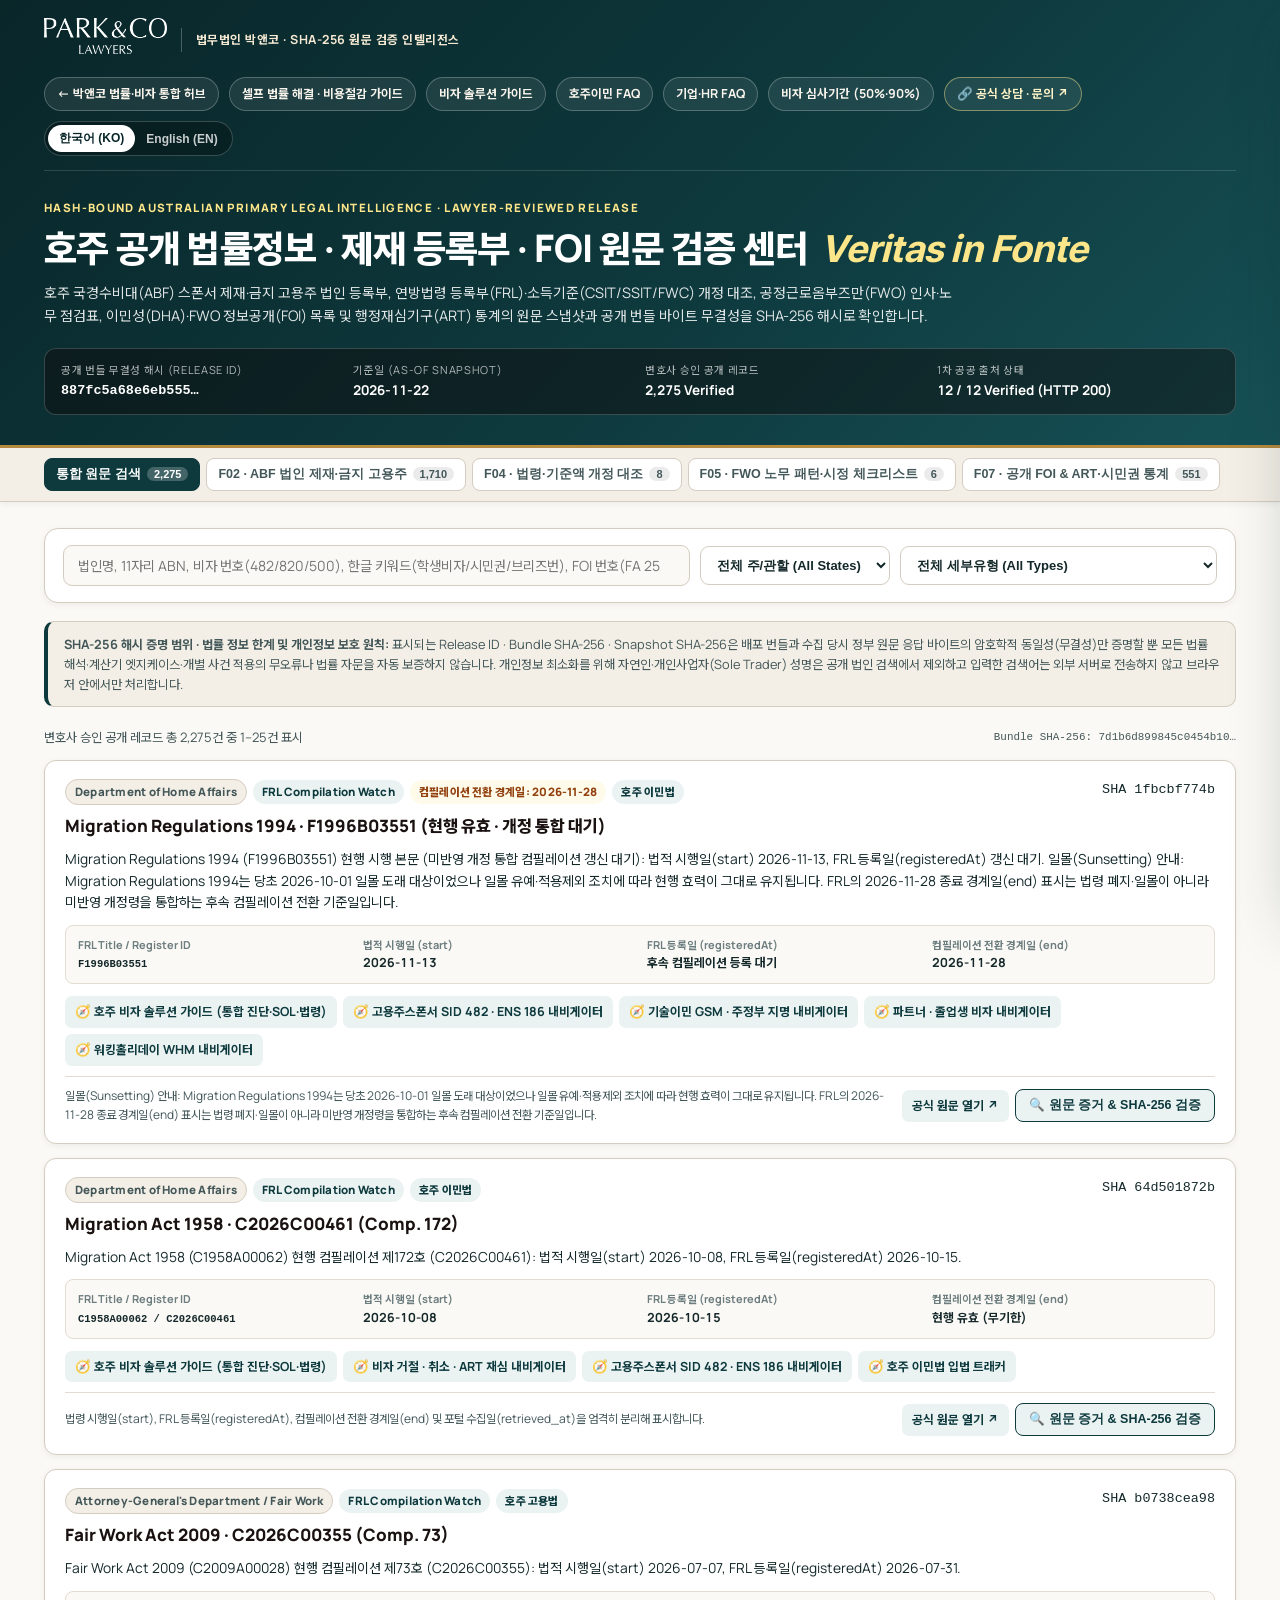
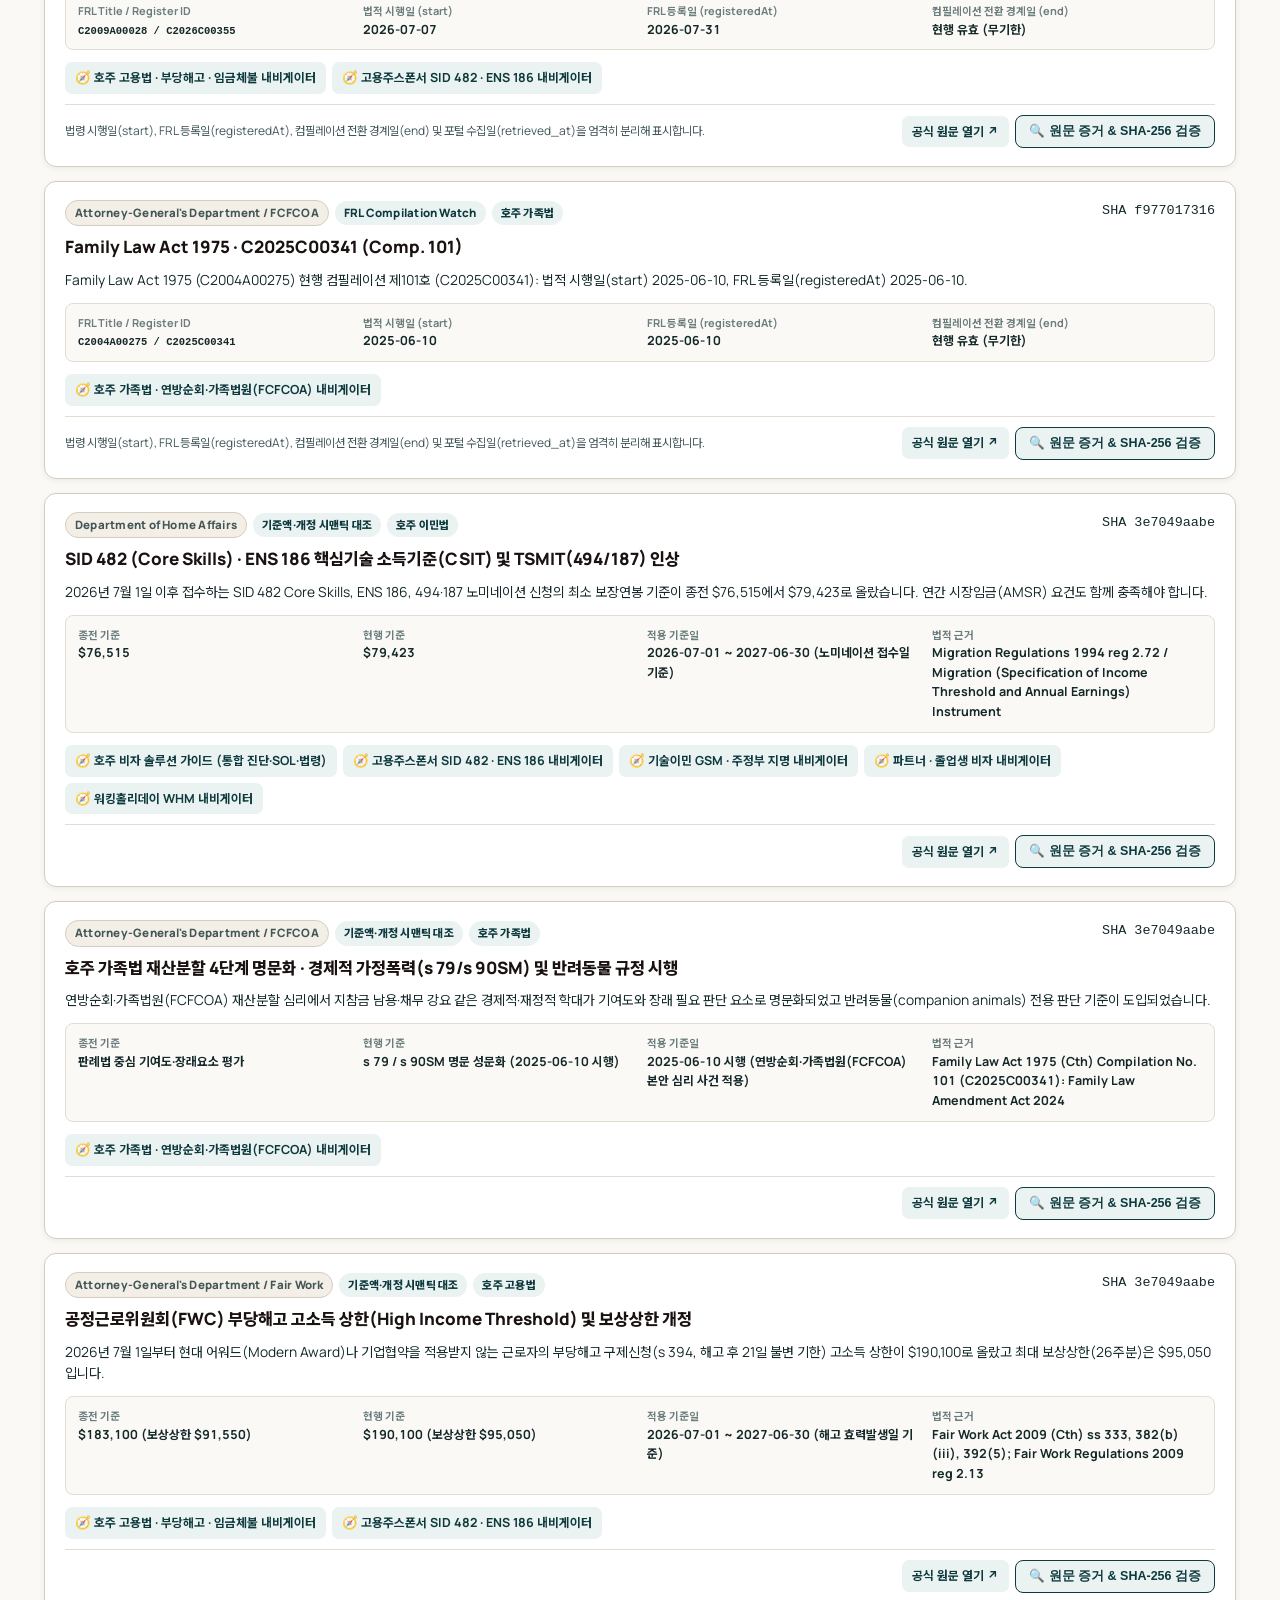
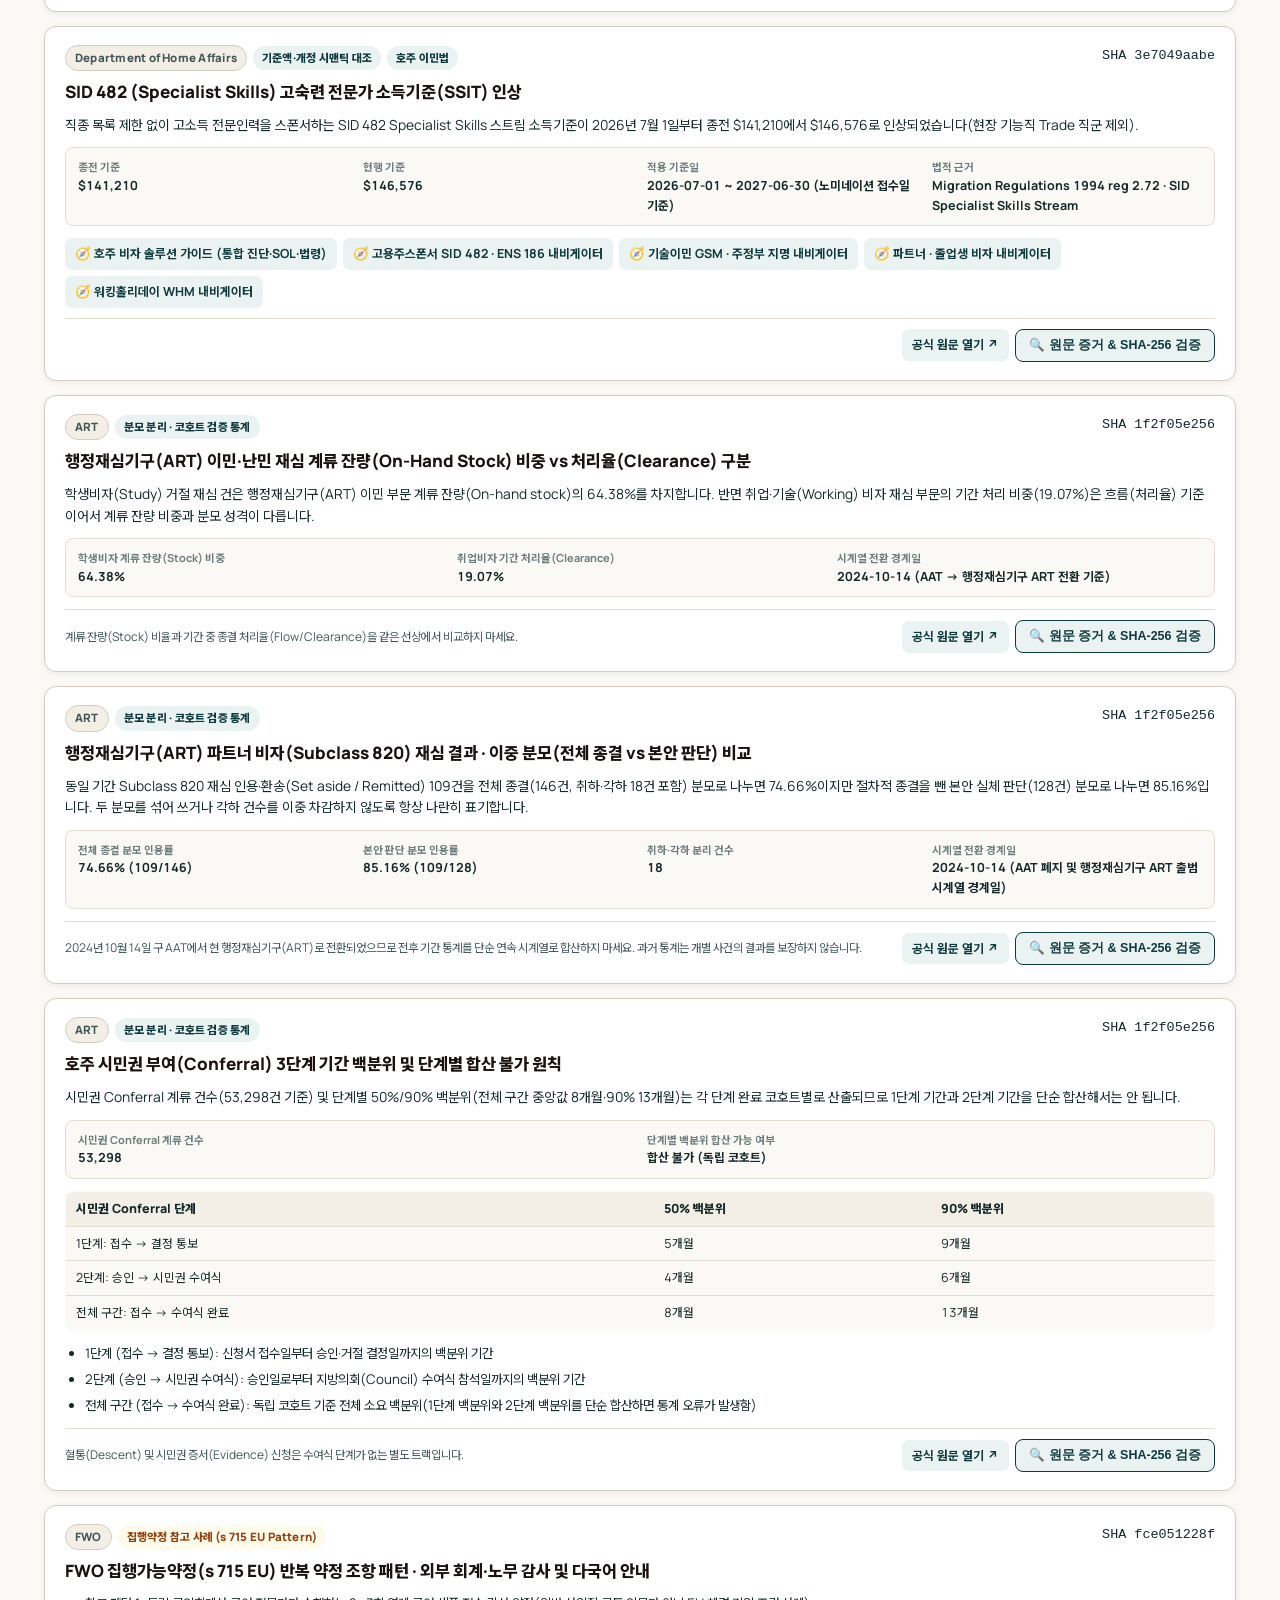
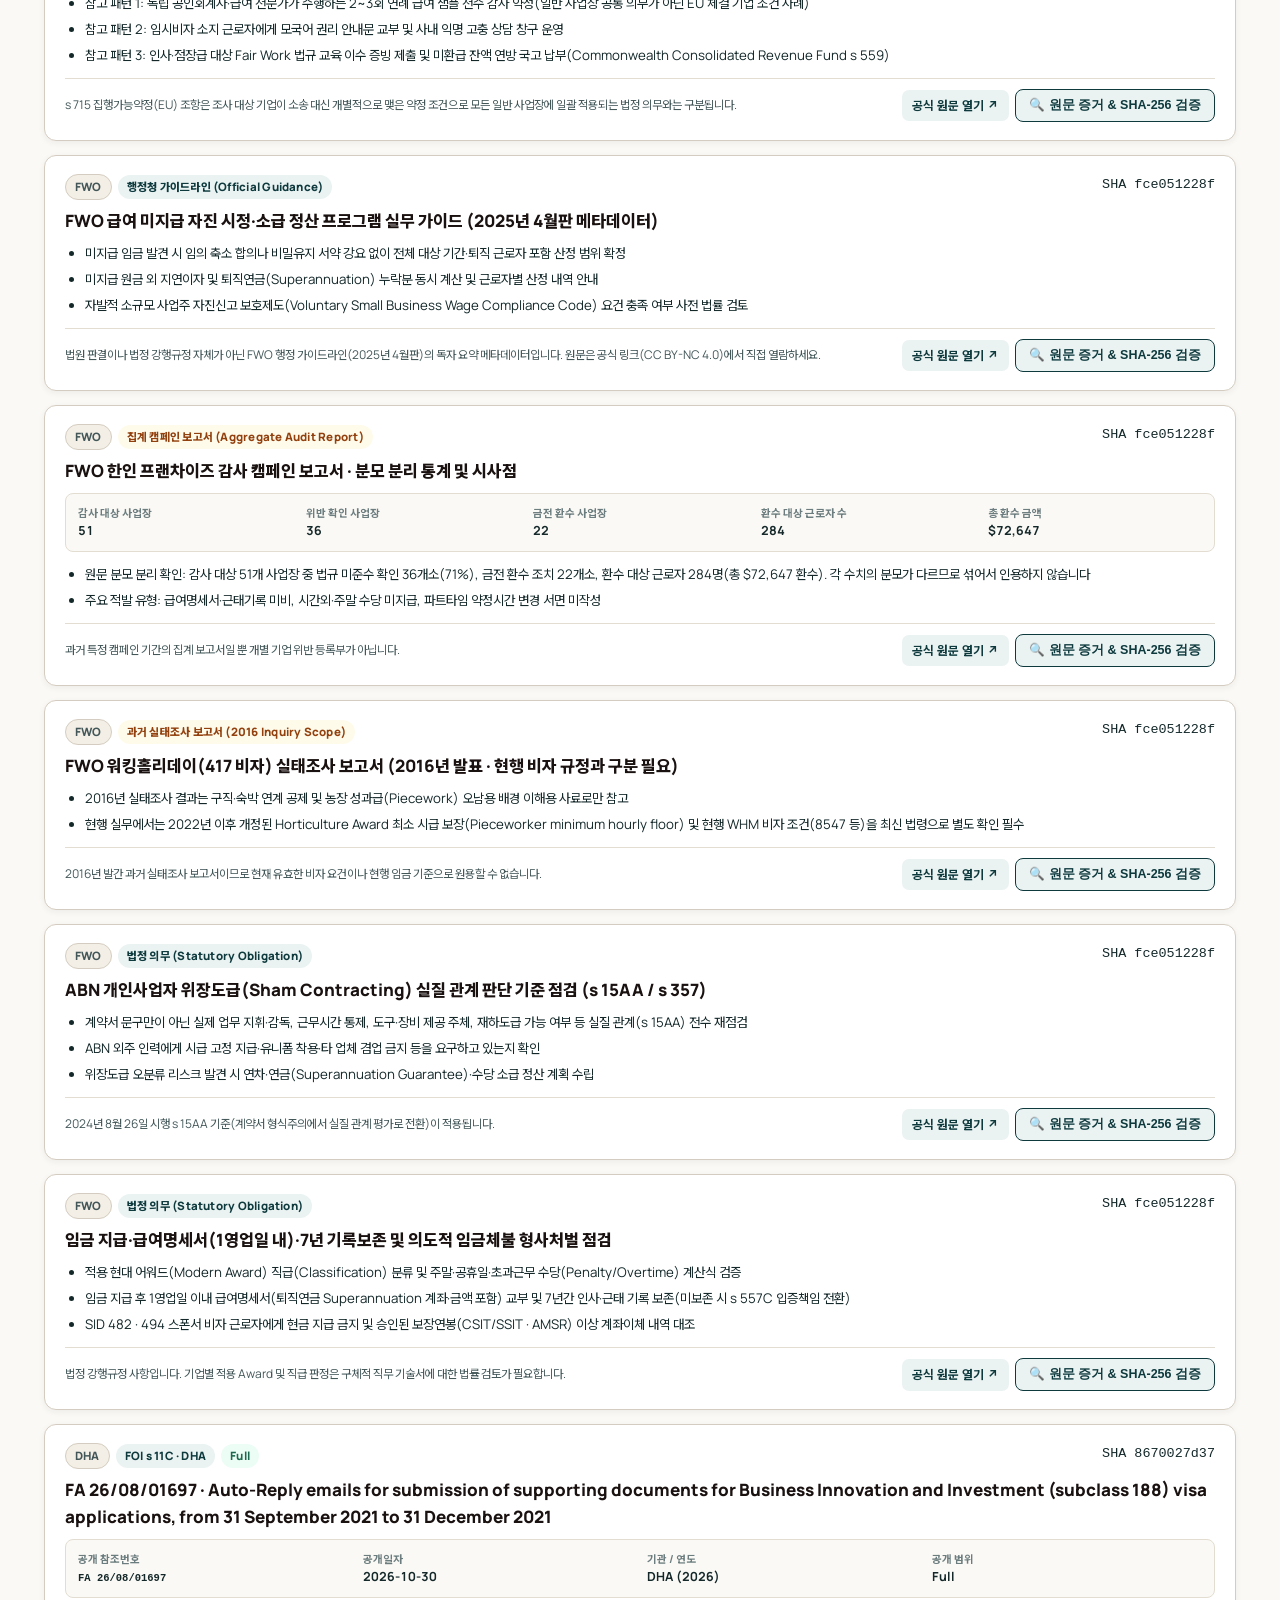
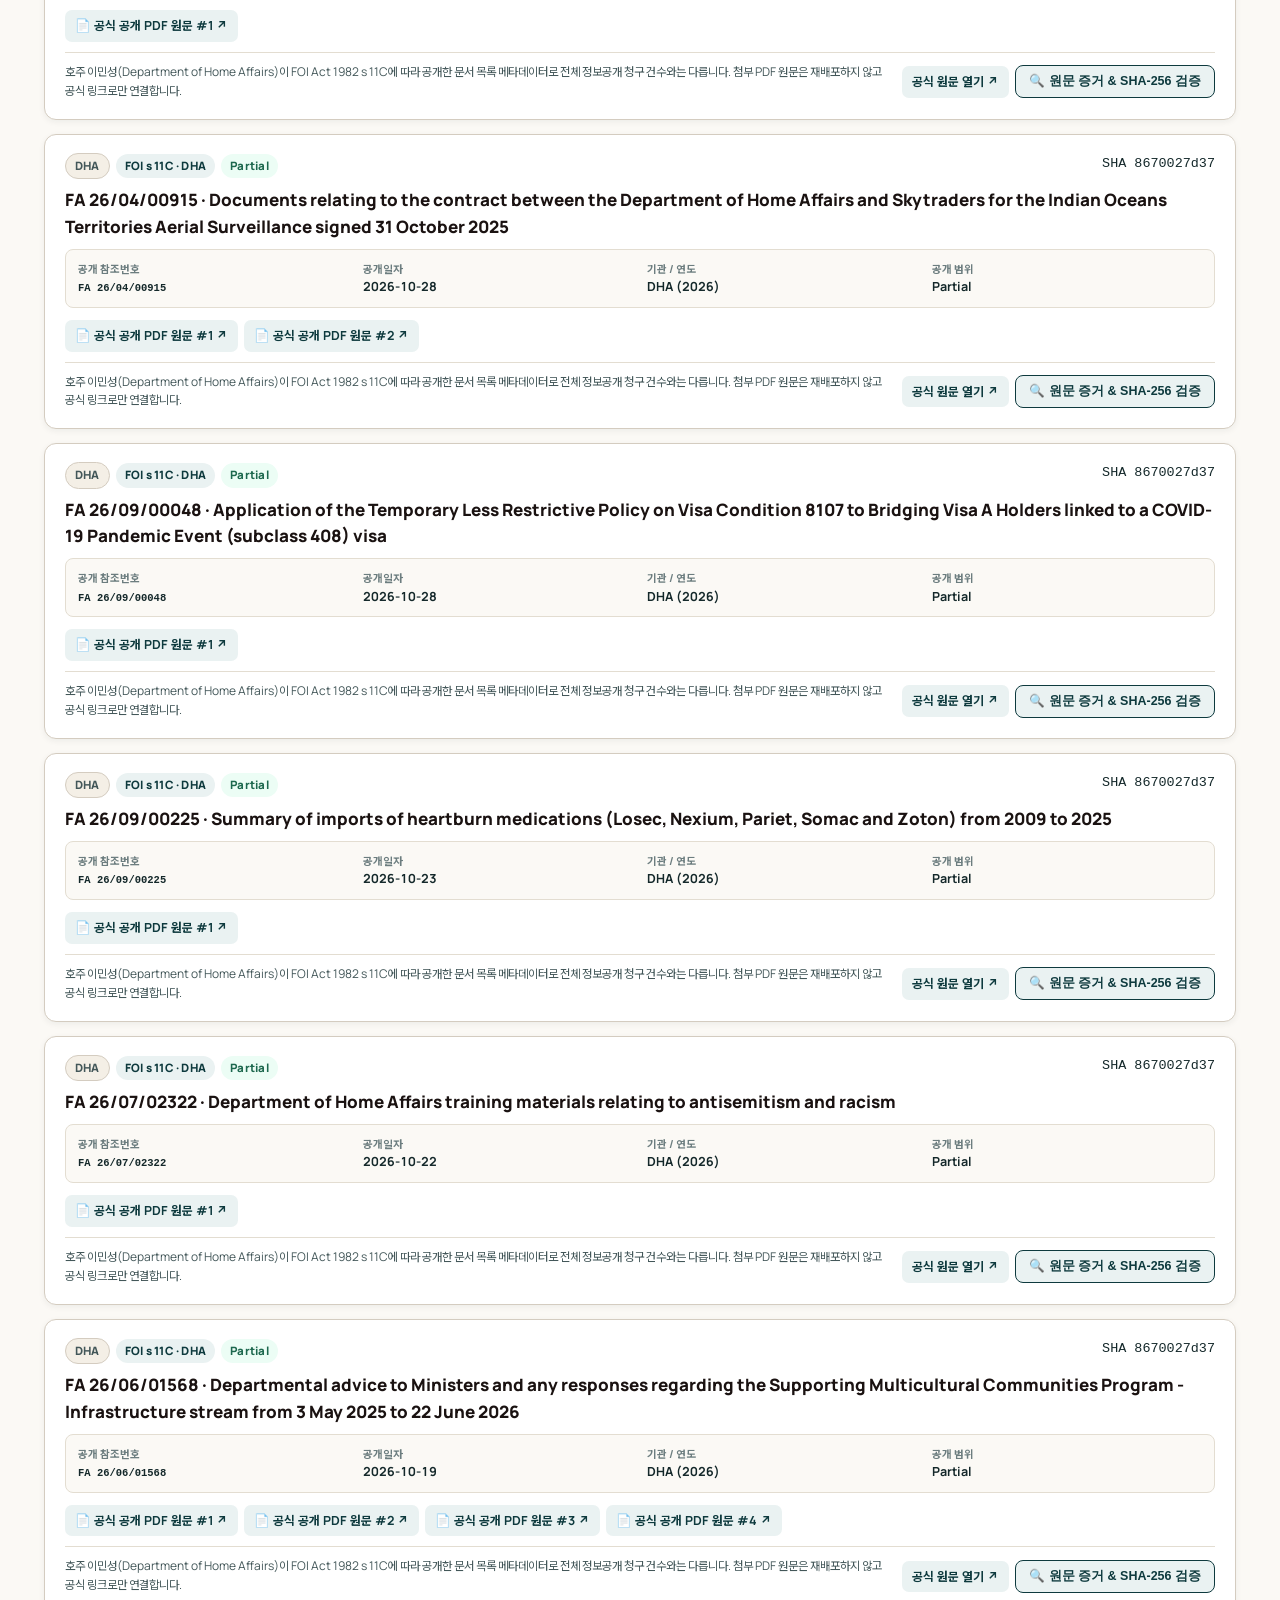
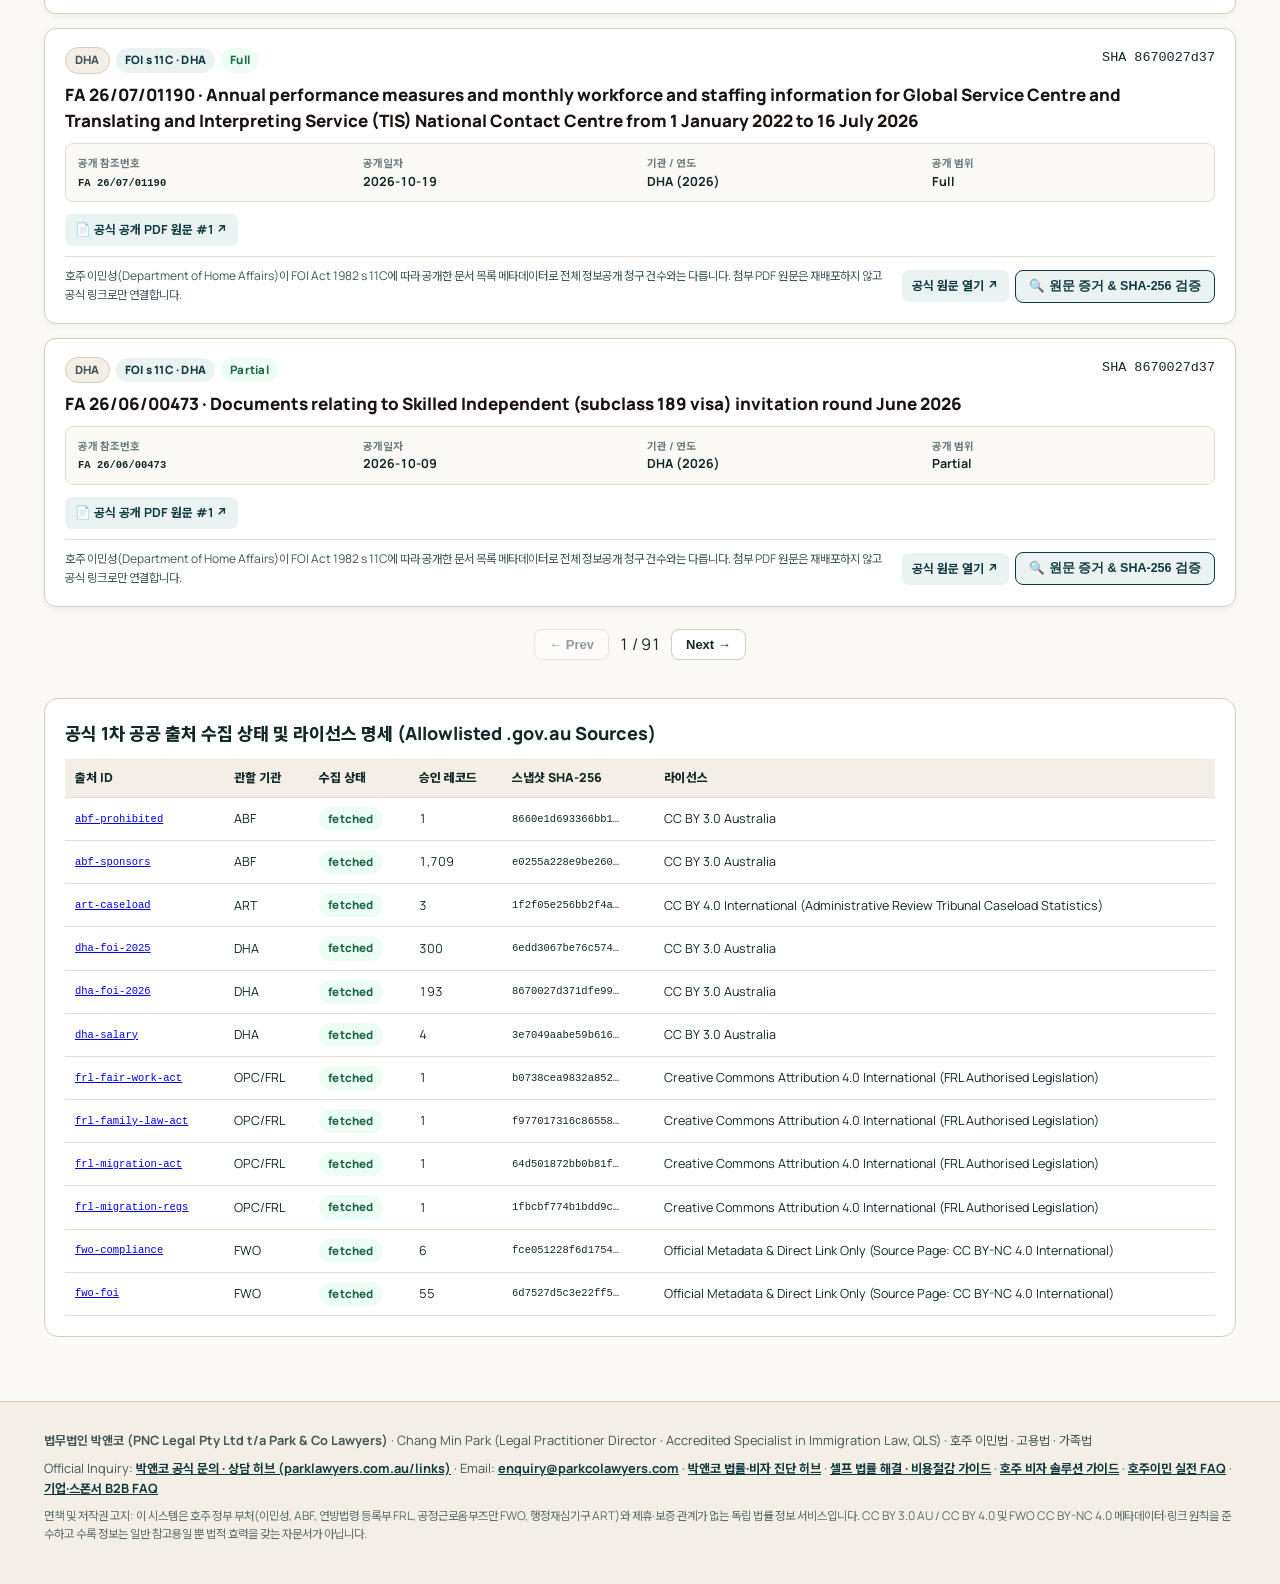
<file: intelligence/index.html>
<!DOCTYPE html>
<html lang="ko">
<head>
  <meta charset="UTF-8" />
  <meta name="viewport" content="width=device-width, initial-scale=1.0" />
  <meta name="referrer" content="strict-origin-when-cross-origin" />
  <meta name="robots" content="index, follow, max-snippet:-1, max-image-preview:large" />
  <title>법무법인 박앤코 (Park &amp; Co Lawyers) · 데이터 출처 및 1차 법령 자동 검증 레지스트리</title>
  <meta name="description" content="호주 국경수비대(ABF) 법인 스폰서 제재·금지 고용주 조회, 연방법령(FRL)·소득기준 개정 대조, 공정근로옴부즈만(FWO) 법규준수 체크리스트, 이민성(DHA)·FWO FOI 공개문서 및 행정재심기구(ART) 이중분모 통계 원문 검증 포털." />
  <link rel="canonical" href="https://changa9090.github.io/intelligence/" />
  <link rel="alternate" hreflang="ko" href="https://changa9090.github.io/intelligence/" />
  <link rel="alternate" hreflang="en" href="https://changa9090.github.io/intelligence/?lang=en" />
  <link rel="alternate" hreflang="x-default" href="https://changa9090.github.io/intelligence/" />
  <script type="application/ld+json">{"@context": "https://schema.org", "@type": "DataCatalog", "name": "법무법인 박앤코 호주 공개 법률정보 · 제재 등록부 · FOI 원문 검증 레지스트리", "url": "https://changa9090.github.io/intelligence/", "inLanguage": ["ko", "en"], "description": "호주 국경수비대(ABF) 법인 스폰서 제재·금지 고용주 조회, 연방법령(FRL)·소득기준 개정 대조, 공정근로옴부즈만(FWO) 법규준수 체크리스트, 이민성(DHA)·FWO FOI 공개문서 및 행정재심기구(ART) 통계 원문 SHA-256 검증 포털.", "publisher": {"@type": "LegalService", "name": "법무법인 박앤코 (Park & Co Lawyers)", "email": "enquiry@parkcolawyers.com", "url": "https://changa9090.github.io/"}}</script>
  <link rel="icon" href="/favicon.ico" sizes="any" />
  <link rel="icon" type="image/png" href="/assets/brand/icon-32.png" sizes="32x32" />
  <link rel="apple-touch-icon" href="/assets/brand/apple-touch-icon.png" />
  <link rel="stylesheet" href="../shared/parkco-ui.css" />
  <link rel="stylesheet" href="./assets/styles.css" />
  <style>
/* Park & Co Unified Visit Counter & Referral Modal v3.0 */
.visit-counter { display: flex; flex-wrap: wrap; gap: 8px; margin: 0 0 16px; align-items: center; }
.visit-counter[hidden] { display: none !important; }
.visit-counter:not([hidden]) { display: flex !important; cursor: pointer; }
.visit-counter > span em { font-style: normal; }
.visit-counter > span { background: #FFFFFF; border: 1px solid #DED6C8; border-radius: 999px; padding: 5px 13px; font-size: 12.5px; color: #4A4644; display: inline-flex; align-items: center; transition: border-color 0.15s ease, background 0.15s ease; }
.visit-counter:not([hidden]):hover > span { border-color: #7A1F2B; background: #FFFDF9; }
.visit-counter b { color: #7A1F2B; font-weight: 800; margin-left: 6px; font-variant-numeric: tabular-nums; }
#vc-modal { display: none; position: fixed; inset: 0; z-index: 3200; background: rgba(26, 18, 17, 0.56);
  align-items: center; justify-content: center; padding: 16px; }
#vc-modal.open { display: flex; }
#vc-modal .vc-dialog { background: #FFFFFF; color: #1C1B1A; text-align: left; border-radius: 14px;
  box-shadow: 0 20px 48px rgba(26, 18, 17, 0.28); width: min(700px, 100%); max-height: calc(100vh - 32px);
  overflow: auto; padding: 18px 20px 16px;
  font-family: -apple-system, BlinkMacSystemFont, "Pretendard", "Noto Sans KR", "Segoe UI", sans-serif; }
#vc-modal h3 { margin: 0 0 10px; font-size: 1.04rem; font-weight: 800; padding-right: 32px; color: #1C1B1A; line-height: 1.35; }
#vc-modal h3 small { font-weight: 500; color: #5A5654; font-size: 0.78rem; }
#vc-modal .vc-close { float: right; border: 0; background: none; font-size: 1.45rem; line-height: 1; cursor: pointer;
  color: #5A5654; min-width: 34px; min-height: 34px; padding: 0; }
#vc-modal .vc-close:hover { color: #7A1F2B; }
.vc-toolbar { display: flex; justify-content: space-between; align-items: center; gap: 8px; margin: 0 0 8px; flex-wrap: wrap; }
.vc-range-tabs { display: inline-flex; gap: 4px; background: #F4F0E8; padding: 3px; border-radius: 999px; }
.vc-range-btn { border: 0; background: transparent; color: #5A5654; font-size: 0.75rem; font-weight: 700;
  padding: 4px 10px; border-radius: 999px; cursor: pointer; }
.vc-range-btn.active { background: #7A1F2B; color: #FFFFFF; }
.vc-svg { width: 100%; height: auto; display: block; }
.vc-grid { stroke: #E5DEC9; stroke-width: 1; }
.vc-ylab { font-size: 11px; fill: #5A5654; text-anchor: end; }
.vc-xlab { font-size: 11px; fill: #5A5654; text-anchor: middle; }
.vc-bar { fill: #F4E6E8; stroke: #D9A7AD; }
.vc-line { fill: none; stroke: #7A1F2B; stroke-width: 2; }
.vc-dot { fill: #7A1F2B; }
.vc-legend { display: flex; gap: 16px; font-size: 0.8rem; color: #5A5654; margin-top: 6px; }
.vc-legend i { display: inline-block; width: 14px; height: 10px; margin-right: 6px; vertical-align: middle; }
.vc-k-bar { background: #F4E6E8; border: 1px solid #D9A7AD; }
.vc-k-line { height: 2px !important; background: #7A1F2B; }
.vc-sum { font-size: 0.8rem; color: #5A5654; margin: 8px 0 0; line-height: 1.5; }
.vc-ref-box { margin-top: 14px; padding-top: 12px; border-top: 1px solid #E5DEC9; }
.vc-ref-title { font-size: 0.86rem; font-weight: 800; color: #1C1B1A; margin: 0 0 6px;
  display: flex; justify-content: space-between; align-items: baseline; flex-wrap: wrap; gap: 6px; }
.vc-ref-title small { font-weight: 500; font-size: 0.75rem; color: #5A5654; }
.vc-ref-list { display: grid; gap: 5px; margin: 6px 0 0; }
.vc-ref-row { display: grid; grid-template-columns: minmax(135px, 1.35fr) minmax(80px, 2fr) auto;
  align-items: center; gap: 8px; font-size: 0.79rem; }
.vc-ref-name { font-weight: 600; color: #1C1B1A; white-space: nowrap; overflow: hidden; text-overflow: ellipsis; }
.vc-ref-track { height: 8px; background: #F4F0E8; border-radius: 999px; overflow: hidden; }
.vc-ref-fill { height: 100%; background: #7A1F2B; border-radius: 999px; }
.vc-ref-val { font-variant-numeric: tabular-nums; font-weight: 700; color: #5A5654; text-align: right; min-width: 74px; }
.vc-ref-note { font-size: 0.74rem; color: #75706B; margin: 6px 0 0; line-height: 1.45; }
.vc-share-box { margin-top: 12px; padding-top: 10px; border-top: 1px dashed #E5DEC9; }
.vc-share-lbl { font-size: 0.76rem; font-weight: 700; color: #4A4644; margin: 0 0 6px; }
.vc-share-chips { display: flex; flex-wrap: wrap; gap: 6px; }
.vc-share-chip { border: 1px solid #DED6C8; background: #FAF7F2; color: #2E2A28; border-radius: 999px;
  padding: 4px 10px; font-size: 0.74rem; font-weight: 600; cursor: pointer; transition: all 0.14s ease; }
.vc-share-chip:hover { border-color: #7A1F2B; background: #F4E6E8; color: #7A1F2B; }
  </style>
  <script defer src="/assets/parkco-analytics-v1.js"></script>
</head>
<body data-ui-lang="ko">
  <header class="site-hero">
    <div class="wrap">
      <div class="topbar">
        <div class="brand-row">
          <a href="/" title="Park &amp; Co Legal Intelligence Hub">
            <img src="/assets/brand/logo-negative.png" alt="Park &amp; Co Lawyers" class="brand-logo" />
          </a>
          <span class="brand-divider" aria-hidden="true"></span>
          <span class="brand-tag" data-i18n="brandTag">법무법인 박앤코 · SHA-256 원문 검증 인텔리전스</span>
        </div>
        <div class="topbar-actions">
          <a href="/" data-ko-href="/" data-en-href="/?lang=en" class="nav-pill intel-inquiry-link" data-i18n="navHub">&larr; 박앤코 법률·비자 통합 허브</a>
          <a href="/diy-service-save-money/?lang=ko" data-ko-href="/diy-service-save-money/?lang=ko" data-en-href="/diy-service-save-money/?lang=en" class="nav-pill intel-inquiry-link" data-i18n="navDiy">셀프 법률 해결 · 비용절감 가이드</a>
          <a href="https://changa9090.github.io/parkco-visa-solution-guide/?lang=ko#module-guide" data-ko-href="https://changa9090.github.io/parkco-visa-solution-guide/?lang=ko#module-guide" data-en-href="https://changa9090.github.io/parkco-visa-solution-guide/?lang=en#module-guide" class="nav-pill intel-inquiry-link" data-i18n="navVisaGuide">비자 솔루션 가이드</a>
          <a href="https://faq.immispecialist.com/?lang=ko" data-ko-href="https://faq.immispecialist.com/?lang=ko" data-en-href="https://faq.immispecialist.com/?lang=en" target="_blank" rel="noopener" class="nav-pill intel-inquiry-link" data-i18n="navFaq">호주이민 FAQ</a>
          <a href="https://faq.immispecialist.com/organisations?lang=ko" data-ko-href="https://faq.immispecialist.com/organisations?lang=ko" data-en-href="https://faq.immispecialist.com/organisations?lang=en" target="_blank" rel="noopener" class="nav-pill intel-inquiry-link" data-i18n="navOrgFaq">기업·HR FAQ</a>
          <a href="/visa-global-processing-time/?lang=ko" data-ko-href="/visa-global-processing-time/?lang=ko" data-en-href="/visa-global-processing-time/?lang=en" class="nav-pill intel-inquiry-link" data-i18n="navTracker">비자 심사기간 (50%·90%)</a>
          <a href="https://parklawyers.com.au/links/?lang=ko" data-ko-href="https://parklawyers.com.au/links/?lang=ko" data-en-href="https://parklawyers.com.au/links/" target="_blank" rel="noopener" class="nav-pill nav-pill--gold intel-inquiry-link" data-i18n="navInquiry">🔗 공식 상담 · 문의 ↗</a>
          <div class="lang-switch" role="group" aria-label="Language Switcher">
            <button type="button" class="lang-btn active" id="lang-ko" data-lang="ko" data-i18n="langBtnKo">한국어 (KO)</button>
            <button type="button" class="lang-btn" id="lang-en" data-lang="en">English (EN)</button>
          </div>
        </div>
      </div>

      <div class="hero-body">
        <div class="hero-overline" data-i18n="heroOverline">HASH-BOUND AUSTRALIAN PRIMARY LEGAL INTELLIGENCE · LAWYER-REVIEWED RELEASE</div>
        <h1 class="hero-title">
          <span data-i18n="heroTitleMain">호주 공개 법률정보 · 제재 등록부 · FOI 원문 검증 센터</span>
          <span class="hero-title-serif">Veritas in Fonte</span>
        </h1>
        <p class="hero-sub" data-i18n="heroSub">
          호주 국경수비대(ABF) 스폰서 제재·금지 고용주 법인 등록부, 연방법령 등록부(FRL)·소득기준(CSIT/SSIT/FWC) 개정 대조, 공정근로옴부즈만(FWO) 인사·노무 점검표, 이민성(DHA)·FWO 정보공개(FOI) 목록 및 행정재심기구(ART) 통계의 원문 스냅샷과 공개 번들 바이트 무결성을 SHA-256 해시로 확인합니다.
        </p>

        <div class="provenance-strip" id="provenance-strip">
          <div class="prov-cell">
            <span data-i18n="provReleaseLabel">공개 번들 무결성 해시 (Release ID)</span>
            <strong class="mono" id="prov-release-id">…</strong>
          </div>
          <div class="prov-cell">
            <span data-i18n="provAsOfLabel">기준일 (As-Of Snapshot)</span>
            <strong class="num" id="prov-as-of">…</strong>
          </div>
          <div class="prov-cell">
            <span data-i18n="provApprovedLabel">변호사 승인 공개 레코드</span>
            <strong class="num" id="prov-record-count">…</strong>
          </div>
          <div class="prov-cell">
            <span data-i18n="provSourcesLabel">1차 공공 출처 상태</span>
            <strong class="num" id="prov-sources-health">…</strong>
          </div>
        </div>
      </div>
    </div>
  </header>

  <nav class="tabs-bar" aria-label="Intelligence Workspaces">
    <div class="wrap">
      <div class="tabs-list" role="tablist">
        <button type="button" role="tab" aria-selected="true" class="tab-btn active" id="tab-all" data-tab="all">
          <span data-i18n="tabAll">통합 원문 검색</span>
          <span class="tab-count num" id="cnt-all">…</span>
        </button>
        <button type="button" role="tab" aria-selected="false" class="tab-btn" id="tab-abf" data-tab="abf_enforcement">
          <span data-i18n="tabAbf">F02 · ABF 법인 제재·금지 고용주</span>
          <span class="tab-count num" id="cnt-abf">…</span>
        </button>
        <button type="button" role="tab" aria-selected="false" class="tab-btn" id="tab-frl" data-tab="legislation_watch">
          <span data-i18n="tabFrl">F04 · 법령·기준액 개정 대조</span>
          <span class="tab-count num" id="cnt-frl">…</span>
        </button>
        <button type="button" role="tab" aria-selected="false" class="tab-btn" id="tab-fwo" data-tab="fwo_compliance">
          <span data-i18n="tabFwo">F05 · FWO 노무 패턴·시정 체크리스트</span>
          <span class="tab-count num" id="cnt-fwo">…</span>
        </button>
        <button type="button" role="tab" aria-selected="false" class="tab-btn" id="tab-foi" data-tab="foi_and_stats">
          <span data-i18n="tabFoi">F07 · 공개 FOI &amp; ART·시민권 통계</span>
          <span class="tab-count num" id="cnt-foi">…</span>
        </button>
      </div>
    </div>
  </nav>

  <main class="main-content">
    <div class="wrap">
      <section class="controls-card" aria-label="Search and Filters">
        <div class="controls-grid">
          <input
            type="search"
            id="intel-search"
            class="search-input"
            placeholder="법인명, 11자리 ABN, 비자 서브클래스(482/820), 법령 ID(F1996B03551), FOI 번호(FA 25/...) 검색"
            autocomplete="off"
          />
          <select id="filter-state" class="filter-select" aria-label="State or Jurisdiction Filter">
            <option value="" data-i18n="optStateAll">전체 주/관할 (All States)</option>
            <option value="NSW">NSW</option>
            <option value="VIC">VIC</option>
            <option value="QLD">QLD</option>
            <option value="WA">WA</option>
            <option value="SA">SA</option>
            <option value="TAS">TAS</option>
            <option value="ACT">ACT</option>
            <option value="NT">NT</option>
          </select>
          <select id="filter-subkind" class="filter-select" aria-label="Category or Period Filter">
            <option value="" data-tabs="all,abf_enforcement,legislation_watch,fwo_compliance,foi_and_stats" data-i18n="optTypeAll">전체 세부유형 (All Types)</option>
            <option value="within_source_period" data-tabs="all,abf_enforcement" data-i18n="optTypeWithin">ABF 원문 제재기간 내 (Within Period)</option>
            <option value="source_period_ended" data-tabs="all,abf_enforcement" data-i18n="optTypeEnded">ABF 원문 종료일 경과 (Period Ended)</option>
            <option value="prohibited_employer_declaration" data-tabs="all,abf_enforcement" data-i18n="optTypeProh">s 245AYB 금지 고용주 (Prohibited Employer)</option>
            <option value="frl_compilation_watch" data-tabs="all,legislation_watch" data-i18n="optTypeFrlComp">FRL 연방법령 컴필레이션 추적 (FRL Watch)</option>
            <option value="statutory_threshold_diff" data-tabs="all,legislation_watch" data-i18n="optTypeFrlDiff">기준액·제도 개정 대조 (Threshold Diff)</option>
            <option value="statutory_obligation" data-tabs="all,fwo_compliance" data-i18n="optTypeStat">FWO 법정 강행의무 (Statutory Duty)</option>
            <option value="official_guidance" data-tabs="all,fwo_compliance" data-i18n="optTypeGuid">FWO 행정 가이드라인 (Official Guidance)</option>
            <option value="eu_reference" data-tabs="all,fwo_compliance" data-i18n="optTypeEu">FWO s 715 집행약정 패턴 (EU Pattern)</option>
            <option value="aggregate_audit_report" data-tabs="all,fwo_compliance" data-i18n="optTypeAudit">FWO 캠페인·실태조사 보고서 (Audit Report)</option>
            <option value="DHA" data-tabs="all,foi_and_stats" data-i18n="optTypeDha">이민성 FOI (DHA Disclosure Log)</option>
            <option value="FWO" data-tabs="all,foi_and_stats" data-i18n="optTypeFwo">공정근로 FOI (FWO Disclosure Log)</option>
            <option value="art_tribunal_outcomes" data-tabs="all,foi_and_stats" data-i18n="optTypeArtStats">행정재심기구(ART) 재심 통계 (ART Stats)</option>
            <option value="citizenship_processing" data-tabs="all,foi_and_stats" data-i18n="optTypeCitStats">시민권 부여 단계별 통계 (Citizenship Stats)</option>
          </select>
        </div>
        <div id="active-filters-bar" class="active-filters-bar" hidden>
          <div id="active-filter-tags" class="active-filter-tags"></div>
          <button type="button" id="btn-reset-filters" class="btn-reset-filters" data-i18n="resetFiltersBtn">검색·필터 초기화</button>
        </div>
        <div id="abn-validation-msg" class="abn-helper" hidden></div>
      </section>

      <div class="guardrail-banner" id="workspace-guardrail">
        <strong data-i18n="guardTitle">SHA-256 해시 증명 범위 · 법률 정보 한계 및 개인정보 보호 원칙:</strong>
        <span data-i18n="guardText">
          표시되는 Release ID · Bundle SHA-256 · Snapshot SHA-256은 배포 번들과 수집 당시 정부 원문 응답 바이트의 암호학적 동일성(무결성)만 증명할 뿐 모든 법률 해석·계산기 엣지케이스·개별 사건 적용의 무오류나 법률 자문을 자동 보증하지 않습니다. 개인정보 최소화를 위해 자연인·개인사업자(Sole Trader) 성명은 공개 법인 검색에서 제외하고 입력한 검색어는 외부 서버로 전송하지 않고 브라우저 안에서만 처리합니다.
        </span>
      </div>

      <div class="results-meta">
        <span id="results-summary-text">데이터 샤드를 불러오는 중…</span>
        <span class="mono" id="bundle-sha-inline"></span>
      </div>

      <div id="cards-container" class="cards-stack" aria-live="polite"></div>

      <div class="pager-bar" id="pager-bar" hidden>
        <button type="button" class="btn-page" id="btn-prev-page">&larr; Prev</button>
        <span class="num" id="pager-status">1 / 1</span>
        <button type="button" class="btn-page" id="btn-next-page">Next &rarr;</button>
      </div>

      <section class="sources-panel" aria-labelledby="sources-heading">
        <h2 id="sources-heading" style="margin:0 0 12px;font-size:18px;font-weight:800;" data-i18n="sourcesHeading">
          공식 1차 공공 출처 수집 상태 및 라이선스 명세 (Allowlisted .gov.au Sources)
        </h2>
        <div style="overflow-x:auto;">
          <table class="sources-table" id="sources-status-table">
            <thead>
              <tr>
                <th data-i18n="thSourceId">Source ID</th>
                <th data-i18n="thAgency">Agency</th>
                <th data-i18n="thStatus">Status</th>
                <th data-i18n="thApproved">Approved Records</th>
                <th data-i18n="thSnapshotSha">Snapshot SHA-256</th>
                <th data-i18n="thLicence">Licence</th>
              </tr>
            </thead>
            <tbody id="sources-status-tbody"></tbody>
          </table>
        </div>
      </section>
    </div>
  </main>

  <!-- F01 Slide-Over Evidence & Provenance Drawer -->
  <div class="drawer-backdrop" id="drawer-backdrop" aria-hidden="true"></div>
  <aside
    class="evidence-drawer"
    id="evidence-drawer"
    role="dialog"
    aria-modal="true"
    aria-labelledby="drawer-title"
    aria-hidden="true"
  >
    <div class="drawer-head">
      <div>
        <div style="font-size:11px;font-weight:800;letter-spacing:0.08em;color:#FDE68A;">F01 · CRYPTOGRAPHIC PROVENANCE &amp; SOURCE EVIDENCE</div>
        <h3 id="drawer-title" style="margin:4px 0 0;font-size:17px;font-weight:800;" data-i18n="drawerTitle">원문 증거 및 해시 검증 상세</h3>
      </div>
      <button type="button" class="drawer-close" id="drawer-close-btn" aria-label="Close Evidence Drawer">&times;</button>
    </div>
    <div class="drawer-body" id="drawer-body"></div>
  </aside>

  <footer class="site-footer">
    <div class="wrap">
      <div class="visit-counter" id="visit-counter" title="클릭하면 최근 30일 방문 추이와 유입 경로를 볼 수 있습니다" hidden>
        <span><em id="vc-lbl-total" data-i18n="vcTotal">누적 방문</em><b id="vc-total">-</b></span>
        <span><em id="vc-lbl-today" data-i18n="vcToday">오늘 방문</em><b id="vc-today">-</b></span>
        <span><em id="vc-lbl-visitors" data-i18n="vcVisitors">방문자</em><b id="vc-visitors">-</b></span>
      </div>
      <p style="margin:0 0 8px;">
        <strong data-i18n="footerFirmName">법무법인 박앤코 (PNC Legal Pty Ltd t/a Park &amp; Co Lawyers)</strong> · Chang Min Park (Legal Practitioner Director · Accredited Specialist in Immigration Law, QLS) · <span data-i18n="footerPracticeAreas">호주 이민법 · 고용법 · 가족법</span>
      </p>
      <p style="margin:0 0 8px;">
        Official Inquiry: <a href="https://parklawyers.com.au/links/?lang=ko" data-ko-href="https://parklawyers.com.au/links/?lang=ko" data-en-href="https://parklawyers.com.au/links/?lang=en" target="_blank" rel="noopener" class="intel-inquiry-link" data-i18n="footerInquiry">박앤코 공식 문의 · 상담 허브 (parklawyers.com.au/links)</a> ·
        Email: <a href="mailto:enquiry@parkcolawyers.com">enquiry@parkcolawyers.com</a> ·
        <a href="/" data-ko-href="/" data-en-href="/?lang=en" class="intel-inquiry-link" data-i18n="footerHubLink">박앤코 법률·비자 진단 허브</a> ·
        <a href="/diy-service-save-money/?lang=ko" data-ko-href="/diy-service-save-money/?lang=ko" data-en-href="/diy-service-save-money/?lang=en" class="intel-inquiry-link" data-i18n="footerDiy">셀프 법률 해결 · 비용절감 가이드</a> ·
        <a href="https://changa9090.github.io/parkco-visa-solution-guide/?lang=ko#module-guide" data-ko-href="https://changa9090.github.io/parkco-visa-solution-guide/?lang=ko#module-guide" data-en-href="https://changa9090.github.io/parkco-visa-solution-guide/?lang=en#module-guide" class="intel-inquiry-link" data-i18n="footerVisaGuide">호주 비자 솔루션 가이드</a> ·
        <a href="https://faq.immispecialist.com/?lang=ko" data-ko-href="https://faq.immispecialist.com/?lang=ko" data-en-href="https://faq.immispecialist.com/?lang=en" target="_blank" rel="noopener" class="intel-inquiry-link" data-i18n="footerFaq">호주이민 실전 FAQ</a> ·
        <a href="https://faq.immispecialist.com/organisations?lang=ko" data-ko-href="https://faq.immispecialist.com/organisations?lang=ko" data-en-href="https://faq.immispecialist.com/organisations?lang=en" target="_blank" rel="noopener" class="intel-inquiry-link" data-i18n="footerOrgFaq">기업·스폰서 B2B FAQ</a>
      </p>
      <p style="margin:0;font-size:12px;opacity:0.85;" data-i18n="footerDisclaimer">
        면책 및 저작권 고지: 이 시스템은 호주 정부 부처(이민성, ABF, 연방법령 등록부 FRL, 공정근로옴부즈만 FWO, 행정재심기구 ART)와 제휴·보증 관계가 없는 독립 법률 정보 서비스입니다. CC BY 3.0 AU / CC BY 4.0 및 FWO CC BY-NC 4.0 메타데이터·링크 원칙을 준수하고 수록 정보는 일반 참고용일 뿐 법적 효력을 갖는 자문서가 아닙니다.
      </p>
    </div>
  </footer>

  <script src="./assets/app.js"></script>
  <script>
/* Resilient Self-Hosted Visit Counters + Daily Chart (intel-vc-v3) + Privacy-Safe Referral Channels v3.0 */
(function () {
  var VC_BASE = 'https://faq.immispecialist.com/vc/', START = '2026-11-01';
  var SELF_PATH = '/intelligence';
  var IS_PROD = (location.hostname === 'changa9090.github.io');
  var P = 'intel' + (IS_PROD ? '' : '-dev');
  var BASE_P = 'intel';
  var SEED_FLOOR_TOTAL = IS_PROD ? 0 : 0;
  var SEED_FLOOR_VIS = IS_PROD ? 0 : 0;
  var CACHE_KEY = P + '-counts-cache-v3';
  var REF_BUCKETS = [
    { id: 'naver-search', ko: '네이버 통합·웹검색', en: 'Naver Search' },
    { id: 'naver-cafe', ko: '네이버 카페 (호주이민 사랑방 등)', en: 'Naver Cafe' },
    { id: 'kakaotalk', ko: '카카오톡 공유·오픈채팅', en: 'KakaoTalk In-App / Share' },
    { id: 'google', ko: '구글 검색 (Google)', en: 'Google Search' },
    { id: 'threads-ig', ko: '스레드 · 인스타그램', en: 'Threads & Instagram' },
    { id: 'youtube', ko: '유튜브 (@immispecialist 등)', en: 'YouTube' },
    { id: 'faq-portal', ko: '박앤코 이민 FAQ 백과', en: 'Park & Co FAQ Portal' },
    { id: 'diy-guide', ko: '박앤코 셀프 법률·비용절감 가이드', en: 'Park & Co DIY Legal Guide' },
    { id: 'parkco-hub', ko: '박앤코 법률·비자 허브 · 내비게이터', en: 'Park & Co Legal Hub & Navigators' },
    { id: 'parkco-sites', ko: '박앤코 공식 홈페이지 · 블로그', en: 'Park & Co Website & Blog' },
    { id: 'other-web', ko: '기타 외부 웹사이트·커뮤니티', en: 'Other External Referrers' },
    { id: 'direct', ko: '직접 접속 · 북마크 · 개인 공유', en: 'Direct / Bookmark / Private Link' }
  ];
  var SHARE_CHANNELS = [
    { ref: 'cafe', ko: '네이버 카페', en: 'Naver Cafe' },
    { ref: 'kakao', ko: '카카오톡', en: 'KakaoTalk' },
    { ref: 'threads', ko: '스레드·인스타', en: 'Threads / IG' },
    { ref: 'youtube', ko: '유튜브', en: 'YouTube' },
    { ref: 'blog', ko: '블로그', en: 'Blog' }
  ];
  var box = document.getElementById('visit-counter');
  if (!box) return;

  function uiLang() {
    var bLang = document.body && (document.body.getAttribute('data-ui-lang') || document.body.getAttribute('data-lang'));
    if (bLang === 'en' || bLang === 'ko') return bLang;
    var hLang = (document.documentElement && document.documentElement.getAttribute('lang')) || '';
    if (hLang.toLowerCase().indexOf('en') === 0) return 'en';
    if (hLang.toLowerCase().indexOf('ko') === 0) return 'ko';
    try {
      var q = new URLSearchParams(location.search || '').get('lang');
      if (q === 'en') return 'en';
    } catch (e) {}
    return 'ko';
  }

  function isSelfPath(p) {
    var clean = (p || '/').toLowerCase();
    if (SELF_PATH === '/') {
      return clean === '/' || clean === '/index.html';
    }
    return clean === SELF_PATH || clean.indexOf(SELF_PATH + '/') === 0;
  }

  function syncCounterLang() {
    var en = uiLang() === 'en';
    var lt = document.getElementById('vc-lbl-total');
    var ld = document.getElementById('vc-lbl-today');
    var lv = document.getElementById('vc-lbl-visitors');
    if (lt) lt.textContent = en ? 'Total visits' : '누적 방문';
    if (ld) ld.textContent = en ? 'Today' : '오늘 방문';
    if (lv) lv.textContent = en ? 'Visitors' : '방문자';
    box.title = en
      ? 'Click for daily visits & referral sources'
      : '클릭하면 일별 방문 추이와 유입 경로를 볼 수 있어요';
    var mt = document.getElementById('vc-modal-title');
    if (mt) {
      mt.innerHTML = en
        ? 'Daily Visits &amp; Referral Sources <small>(Brisbane time)</small>'
        : '일별 방문 추이 · 유입 경로 <small>(브리즈번 시간 기준)</small>';
    }
  }
  syncCounterLang();
  if (typeof MutationObserver !== 'undefined') {
    try {
      var mo = new MutationObserver(syncCounterLang);
      if (document.documentElement) mo.observe(document.documentElement, { attributes: true, attributeFilter: ['lang', 'data-lang'] });
      if (document.body) mo.observe(document.body, { attributes: true, attributeFilter: ['data-ui-lang', 'data-lang', 'class'] });
    } catch (e) {}
  }

  /* Preserve cross-system referral attribution across changa9090.github.io & faq.immispecialist.com */
  document.addEventListener('click', function (ev) {
    try {
      var a = ev.target && ev.target.closest ? ev.target.closest('a[href]') : null;
      if (!a) return;
      var raw = a.getAttribute('href') || '';
      if (!raw || raw.charAt(0) === '#') return;
      var u = new URL(a.href, location.href);
      if (u.protocol !== 'http:' && u.protocol !== 'https:') return;
      var th = (u.hostname || '').toLowerCase();
      var tp = (u.pathname || '/').toLowerCase();
      if (th !== 'changa9090.github.io' && th !== 'faq.immispecialist.com') return;
      if (th === location.hostname && isSelfPath(tp)) return;
      if (!u.searchParams.get('ref') && !u.searchParams.get('utm_source')) {
        u.searchParams.set('ref', BASE_P);
        a.href = u.toString();
      }
    } catch (e) {}
  }, true);

  function bne(d) { return new Intl.DateTimeFormat('en-CA', { timeZone: 'Australia/Brisbane' }).format(d); }
  var today = bne(new Date()), day = today.replace(/-/g, '');
  var seen = false, lastDay = null, lastRefDay = null, cached = {};
  try {
    seen = !!localStorage.getItem(P + '-seen');
    lastDay = localStorage.getItem(P + '-day');
    lastRefDay = localStorage.getItem(P + '-ref-day');
    cached = JSON.parse(localStorage.getItem(CACHE_KEY) || '{}') || {};
  } catch (e) {}

  var liveTodayViews = (cached.day === day && typeof cached.today === 'number') ? cached.today : null;
  var liveTodayVis = (cached.day === day && typeof cached.todayVis === 'number') ? cached.todayVis : null;

  function classifyReferralBucket() {
    try {
      var qs = new URLSearchParams(location.search || '');
      var utm = (qs.get('utm_source') || qs.get('ref') || qs.get('channel') || '').toLowerCase().trim();
      if (utm) {
        if (utm.indexOf('cafe') >= 0) return 'naver-cafe';
        if (utm.indexOf('naver') >= 0) return 'naver-search';
        if (utm.indexOf('kakao') >= 0) return 'kakaotalk';
        if (utm.indexOf('google') >= 0) return 'google';
        if (utm.indexOf('thread') >= 0 || utm.indexOf('insta') >= 0 || utm === 'ig') return 'threads-ig';
        if (utm.indexOf('youtube') >= 0 || utm === 'yt') return 'youtube';
        if (utm.indexOf('faq') >= 0) return 'faq-portal';
        if (utm.indexOf('diy') >= 0) return 'diy-guide';
        if (utm.indexOf('blog') >= 0 || utm.indexOf('aussielife') >= 0 || utm.indexOf('parklawyers') >= 0 || utm === 'website') return 'parkco-sites';
        if (
          utm.indexOf('hub') >= 0 || utm.indexOf('guide') >= 0 || utm.indexOf('parkco') >= 0 ||
          utm.indexOf('vgpt') >= 0 || utm.indexOf('aumlt') >= 0 || utm.indexOf('dama') >= 0 ||
          utm.indexOf('whm') >= 0 || utm.indexOf('parent') >= 0 || utm.indexOf('gsm') >= 0 ||
          utm.indexOf('sid') >= 0 || utm.indexOf('crisis') >= 0 || utm.indexOf('partner') >= 0 ||
          utm.indexOf('employment') >= 0 || utm.indexOf('family') >= 0 || utm.indexOf('settlement') >= 0 ||
          utm.indexOf('intel') >= 0
        ) return 'parkco-hub';
        return 'other-web';
      }
      var ref = String(document.referrer || '').trim();
      var ua = String((navigator && navigator.userAgent) || '');
      if (ref) {
        if (ref.indexOf('android-app://com.google') === 0) return 'google';
        var u = new URL(ref);
        var h = (u.hostname || '').toLowerCase();
        var p = (u.pathname || '/').toLowerCase();
        if (h === location.hostname && (IS_PROD ? isSelfPath(p) : true)) {
          /* Same-app internal navigation; fall through to mobile UA / direct */
        } else if (h.indexOf('cafe.naver.') >= 0) {
          return 'naver-cafe';
        } else if (h.indexOf('naver.') >= 0) {
          return 'naver-search';
        } else if (h.indexOf('kakao.') >= 0 || h.indexOf('daum.') >= 0) {
          return 'kakaotalk';
        } else if (h.indexOf('google.') >= 0) {
          return 'google';
        } else if (h.indexOf('threads.') >= 0 || h.indexOf('instagram.') >= 0) {
          return 'threads-ig';
        } else if (h.indexOf('youtube.') >= 0 || h === 'youtu.be') {
          return 'youtube';
        } else if (h.indexOf('immispecialist.com') >= 0) {
          return 'faq-portal';
        } else if (h === 'changa9090.github.io' && p.indexOf('/diy-service-save-money') === 0) {
          return 'diy-guide';
        } else if (h === 'changa9090.github.io') {
          return 'parkco-hub';
        } else if (h.indexOf('aussielife.org') >= 0 || h.indexOf('parklawyers.com.au') >= 0 || h.indexOf('parkcolawyers.com') >= 0 || h.indexOf('hojuro.net') >= 0) {
          return 'parkco-sites';
        } else {
          return 'other-web';
        }
      }
      if (/KAKAOTALK/i.test(ua)) return 'kakaotalk';
      if (/NAVER\(inapp/i.test(ua)) return 'naver-search';
      if (/Barcelona|Threads|Instagram/i.test(ua)) return 'threads-ig';
    } catch (e) {}
    return 'direct';
  }

  function fmt(n) { return typeof n === 'number' && !isNaN(n) ? Number(n).toLocaleString('en-AU') : '-'; }

  function renderBadge(tot, tod, vis) {
    var elTot = document.getElementById('vc-total');
    var elTod = document.getElementById('vc-today');
    var elVis = document.getElementById('vc-visitors');
    if (tot != null && elTot) elTot.textContent = fmt(tot);
    if (tod != null && elTod) elTod.textContent = fmt(tod);
    if (vis != null && elVis) elVis.textContent = fmt(vis);
    if (tot != null || tod != null || vis != null) box.hidden = false;
  }

  var seedTot = Number(box.getAttribute('data-seed-total')) || SEED_FLOOR_TOTAL || 0;
  var seedVis = Number(box.getAttribute('data-seed-visitors')) || SEED_FLOOR_VIS || 0;
  var initTot = Math.max(cached.total || 0, seedTot) || null;
  var initVis = Math.max(cached.visitors || 0, seedVis) || null;
  if (initTot != null || initVis != null) {
    renderBadge(initTot, liveTodayViews, initVis);
  }

  function fetchJson(url, opts) {
    var ctrl = typeof AbortController !== 'undefined' ? new AbortController() : null;
    var timer = ctrl ? setTimeout(function () { ctrl.abort(); }, 6500) : null;
    var reqOpts = opts || { mode: 'cors' };
    if (ctrl) reqOpts.signal = ctrl.signal;
    return fetch(url, reqOpts).then(function (r) {
      if (timer) clearTimeout(timer);
      if (!r.ok) throw new Error('HTTP ' + r.status);
      return r.json();
    }).catch(function (err) {
      if (timer) clearTimeout(timer);
      throw err;
    });
  }

  var incVisitor = !seen;
  var incVday = (lastDay !== day);
  var refBucket = (lastRefDay !== day) ? classifyReferralBucket() : '';
  var hitPayload = JSON.stringify({
    prefix: P,
    day: day,
    inc_view: true,
    inc_visitor: incVisitor,
    inc_vday: incVday,
    ref_bucket: refBucket
  });

  fetchJson(VC_BASE + 'hit', {
    method: 'POST',
    mode: 'cors',
    keepalive: true,
    headers: { 'Content-Type': 'text/plain;charset=UTF-8' },
    body: hitPayload
  }).then(function (j) {
    if (!j || !j.ok) return;
    var tot = Math.max(Number(j.total) || 0, seedTot);
    var tod = typeof j.today === 'number' ? j.today : liveTodayViews;
    var vis = Math.max(Number(j.visitors) || 0, seedVis);
    var tvis = typeof j.today_visitors === 'number' ? j.today_visitors : liveTodayVis;
    liveTodayViews = tod;
    liveTodayVis = tvis;
    renderBadge(tot, tod, vis);
    try {
      if (incVisitor) localStorage.setItem(P + '-seen', '1');
      if (incVday) localStorage.setItem(P + '-day', day);
      if (refBucket) {
        localStorage.setItem(P + '-ref-day', day);
        localStorage.setItem(P + '-ref-bucket', refBucket);
      }
      localStorage.setItem(CACHE_KEY, JSON.stringify({
        total: tot,
        today: tod,
        todayVis: tvis,
        visitors: vis,
        day: day
      }));
    } catch (e) {}
  }).catch(function () {
    if (initTot != null || initVis != null) renderBadge(initTot, liveTodayViews || 1, initVis);
  });

  var activeRange = 7;
  var cachedSummary = null;
  var modal = document.createElement('div');
  modal.id = 'vc-modal';
  modal.innerHTML = '<div class="vc-dialog" role="dialog" aria-modal="true" aria-labelledby="vc-modal-title">' +
    '<button type="button" class="vc-close" aria-label="Close">&times;</button>' +
    '<h3 id="vc-modal-title"></h3>' +
    '<div class="vc-body">Loading&hellip;</div></div>';
  document.body.appendChild(modal);
  syncCounterLang();

  function close() { modal.classList.remove('open'); }
  modal.addEventListener('click', function (e) { if (e.target === modal) close(); });
  modal.querySelector('.vc-close').addEventListener('click', close);
  document.addEventListener('keydown', function (e) { if (e.key === 'Escape') close(); });

  function copyShareLink(refCode, btnEl) {
    try {
      var u = new URL(location.href);
      u.searchParams.delete('utm_source');
      u.searchParams.set('ref', refCode);
      var text = u.toString();
      var done = function () {
        if (!btnEl) return;
        var prev = btnEl.getAttribute('data-orig') || btnEl.textContent;
        btnEl.setAttribute('data-orig', prev);
        btnEl.textContent = uiLang() === 'en' ? 'Copied ✓' : '복사됨 ✓';
        setTimeout(function () { btnEl.textContent = prev; }, 1600);
      };
      if (navigator.clipboard && navigator.clipboard.writeText) {
        navigator.clipboard.writeText(text).then(done).catch(function () {});
      } else {
        var ta = document.createElement('textarea');
        ta.value = text;
        document.body.appendChild(ta);
        ta.select();
        document.execCommand('copy');
        document.body.removeChild(ta);
        done();
      }
    } catch (e) {}
  }

  modal.addEventListener('click', function (e) {
    var chip = e.target && e.target.closest ? e.target.closest('.vc-share-chip') : null;
    if (chip) {
      var rc = chip.getAttribute('data-ref-code');
      if (rc) copyShareLink(rc, chip);
      return;
    }
    var rbtn = e.target && e.target.closest ? e.target.closest('.vc-range-btn') : null;
    if (rbtn) {
      var nr = Number(rbtn.getAttribute('data-range')) || 7;
      if (nr !== activeRange) {
        activeRange = nr;
        loadAndRenderModal(false);
      }
    }
  });

  function renderShareBar(isEn) {
    var lbl = isEn
      ? 'Copy Tracked Referral Share Link (?ref=)'
      : '채널별 유입 측정 공유 링크 복사 (?ref=)';
    var chips = SHARE_CHANNELS.map(function (c) {
      var name = isEn ? c.en : c.ko;
      return '<button type="button" class="vc-share-chip" data-ref-code="' + c.ref + '">' +
        name + ' (?ref=' + c.ref + ')</button>';
    }).join('');
    return '<div id="vc-share-box" class="vc-share-box"><div class="vc-share-lbl">' + lbl +
      '</div><div class="vc-share-chips">' + chips + '</div></div>';
  }

  function renderToolbar(isEn, fullDaysLen) {
    if (fullDaysLen <= 7) return '';
    var b7 = '<button type="button" class="vc-range-btn' + (activeRange === 7 ? ' active' : '') + '" data-range="7">' +
      (isEn ? 'Last 7 days' : '최근 7일') + '</button>';
    var b30 = '<button type="button" class="vc-range-btn' + (activeRange === 30 ? ' active' : '') + '" data-range="30">' +
      (isEn ? 'Last 30 days' : '최근 30일') + '</button>';
    return '<div class="vc-toolbar"><div class="vc-range-tabs">' + b7 + b30 + '</div></div>';
  }

  function renderChartSvg(days, rows, isEn) {
    var W = 640, H = 240, L = 40, R = 12, T = 14, B = 38;
    var max = Math.max(1, Math.max.apply(null, rows.map(function (r) { return Math.max(r[0], r[1]); })));
    var step = (W - L - R) / days.length, bw = Math.min(36, Math.max(4, step * 0.6));
    var y = function (v) { return T + (H - T - B) * (1 - v / max); };
    var svg = '<svg viewBox="0 0 ' + W + ' ' + H + '" class="vc-svg" role="img" aria-label="Daily visits chart">';
    [0, 0.5, 1].forEach(function (f) {
      var v = Math.round(max * f), yy = y(v);
      svg += '<line x1="' + L + '" x2="' + (W - R) + '" y1="' + yy + '" y2="' + yy + '" class="vc-grid"/>' +
        '<text x="' + (L - 6) + '" y="' + (yy + 4) + '" class="vc-ylab">' + fmt(v) + '</text>';
    });
    var pts = [];
    days.forEach(function (d, i) {
      var cx = L + step * i + step / 2, views = rows[i][0], vis = rows[i][1];
      svg += '<rect x="' + (cx - bw / 2) + '" y="' + y(views) + '" width="' + bw + '" height="' +
        (H - B - y(views)) + '" class="vc-bar"><title>' + d + ': ' + fmt(views) + (isEn ? ' page views' : '회 조회') + '</title></rect>';
      pts.push(cx + ',' + y(vis));
      if (days.length <= 10 || i % Math.ceil(days.length / 8) === 0 || i === days.length - 1)
        svg += '<text x="' + cx + '" y="' + (H - B + 16) + '" class="vc-xlab">' + d.slice(5) + '</text>';
    });
    svg += '<polyline points="' + pts.join(' ') + '" class="vc-line"/>';
    pts.forEach(function (p, i) {
      var xy = p.split(',');
      svg += '<circle cx="' + xy[0] + '" cy="' + xy[1] + '" r="3.5" class="vc-dot"><title>' + days[i] + ': ' +
        fmt(rows[i][1]) + (isEn ? ' visitors' : '명 방문자') + '</title></circle>';
    });
    svg += '</svg>';
    var sum = rows.reduce(function (a, r) { return [a[0] + r[0], a[1] + r[1]]; }, [0, 0]);
    var summaryLine = isEn
      ? (days.length + ' day(s) &middot; ' + fmt(sum[0]) + ' page views &middot; ' + fmt(sum[1]) + ' daily visitors (since ' + START + '; 1 daily visitor per browser).')
      : ('표시 구간 ' + days.length + '일 합계 &middot; 페이지 조회 ' + fmt(sum[0]) + '회 &middot; 일별 순방문자 ' + fmt(sum[1]) + '명 (' + START + ' 집계 시작 &middot; 하루 브라우저당 1회)');
    return svg + '<div class="vc-legend"><span><i class="vc-k-bar"></i>' + (isEn ? 'Page views' : '페이지 조회') + '</span>' +
      '<span><i class="vc-k-line"></i>' + (isEn ? 'Daily visitors' : '일별 순방문자') + '</span></div>' +
      '<p class="vc-sum">' + summaryLine + '</p>';
  }

  function renderReferrerBox(countsMap, isWindowFallback) {
    var isEn = uiLang() === 'en';
    var mapObj = countsMap || {};
    var items = REF_BUCKETS.map(function (b) {
      return { id: b.id, label: isEn ? b.en : b.ko, count: mapObj[b.id] || 0 };
    }).filter(function (x) { return x.count > 0; }).sort(function (a, b) { return b.count - a.count; });
    var totalRef = items.reduce(function (acc, x) { return acc + x.count; }, 0);
    var titleKo = isWindowFallback ? '최근 30일 유입 채널 누적 분포' : ('오늘 유입 채널 분포 (' + today + ')');
    var titleEn = isWindowFallback ? 'Referral Channels (Last 30 Days)' : ('Today&rsquo;s Referral Channels (' + today + ')');
    var head = '<div class="vc-ref-title"><span>' + (isEn ? titleEn : titleKo) +
      '</span><small>' + (isEn ? ('Tracked visitors: ' + fmt(totalRef)) : ('채널 집계 방문자: ' + fmt(totalRef) + '명')) + '</small></div>';
    if (!items.length) {
      return head + '<p class="vc-ref-note">' +
        (isEn
          ? 'Anonymous referral channel buckets (Naver, Cafe, KakaoTalk, Threads, Hub, Direct) are recorded once per browser per day as new visits arrive (zero personal or URL path data stored).'
          : '익명 유입 경로(검색·카페·카카오톡·스레드·허브 이동 등) 집계는 신규 방문부터 하루 브라우저당 1회씩 기록돼요 (세부 URL·개인정보 미수집).') +
        '</p>';
    }
    var rowsHtml = items.map(function (item) {
      var pct = totalRef > 0 ? Math.round((item.count / totalRef) * 100) : 0;
      return '<div class="vc-ref-row">' +
        '<span class="vc-ref-name" title="' + item.label + '">' + item.label + '</span>' +
        '<div class="vc-ref-track"><div class="vc-ref-fill" style="width:' + Math.max(4, pct) + '%"></div></div>' +
        '<span class="vc-ref-val">' + fmt(item.count) + ' (' + pct + '%)</span>' +
        '</div>';
    }).join('');
    var note = isEn
      ? 'Privacy-safe coarse channel buckets only (1 per browser/day; zero IP, query string, or full referrer URL stored).'
      : '개인정보 보호형 채널 그룹 집계 (하루 브라우저당 1회 기준 &middot; 검색어·세부 URL·IP 미수집)';
    return head + '<div class="vc-ref-list">' + rowsHtml + '</div><p class="vc-ref-note">' + note + '</p>';
  }

  function renderFromSummary(summary) {
    var isEn = uiLang() === 'en';
    var rawSeries = Array.isArray(summary.series) ? summary.series : [];
    var filtered = rawSeries.filter(function (s) { return s && s.date >= START; });
    if (!filtered.length) filtered = [{ date: today, views: liveTodayViews || 0, visitors: liveTodayVis || 0 }];
    var slice = activeRange === 7 ? filtered.slice(-7) : filtered;
    var days = slice.map(function (s) { return s.date; });
    var rows = slice.map(function (s) { return [Number(s.views) || 0, Number(s.visitors) || 0]; });
    var refToday = summary.referrals_today || {};
    var refWin = summary.referrals_window || {};
    var hasTodayRef = Object.keys(refToday).some(function (k) { return refToday[k] > 0; });
    var useWin = (activeRange === 30) || (!hasTodayRef && Object.keys(refWin).length > 0);
    var body = modal.querySelector('.vc-body');
    body.innerHTML = renderToolbar(isEn, filtered.length) +
      '<div id="vc-chart-slot">' + renderChartSvg(days, rows, isEn) + '</div>' +
      '<div id="vc-ref-box" class="vc-ref-box">' + renderReferrerBox(useWin ? refWin : refToday, useWin) + '</div>' +
      renderShareBar(isEn);
  }

  function loadAndRenderModal(forceFetch) {
    syncCounterLang();
    if (!forceFetch && cachedSummary) {
      renderFromSummary(cachedSummary);
      return;
    }
    var isEn = uiLang() === 'en';
    var body = modal.querySelector('.vc-body');
    var chartWaitMsg = isEn ? 'Loading daily statistics&hellip;' : '일별 통계를 불러오는 중이에요&hellip;';
    body.innerHTML = '<div id="vc-chart-slot"><p class="vc-sum">' + chartWaitMsg + '</p></div>' + renderShareBar(isEn);
    var url = VC_BASE + 'summary?prefix=' + encodeURIComponent(P) + '&days=30&day=' + encodeURIComponent(day) + '&start=' + encodeURIComponent(START);
    fetchJson(url, { mode: 'cors' })
      .then(function (j) {
        if (!j || !j.ok) throw new Error('bad summary');
        cachedSummary = j;
        renderFromSummary(j);
      })
      .catch(function () {
        var slot = document.getElementById('vc-chart-slot');
        if (slot) {
          slot.textContent = uiLang() === 'en' ? 'Could not load the chart.' : '그래프를 불러오지 못했어요.';
        }
      });
  }

  function open() {
    activeRange = 7;
    modal.classList.add('open');
    loadAndRenderModal(true);
  }
  box.setAttribute('role', 'button');
  box.setAttribute('tabindex', '0');
  box.addEventListener('click', open);
  box.addEventListener('keydown', function (e) { if (e.key === 'Enter' || e.key === ' ') { e.preventDefault(); open(); } });
})();
  </script>
</body>
</html>
</file>
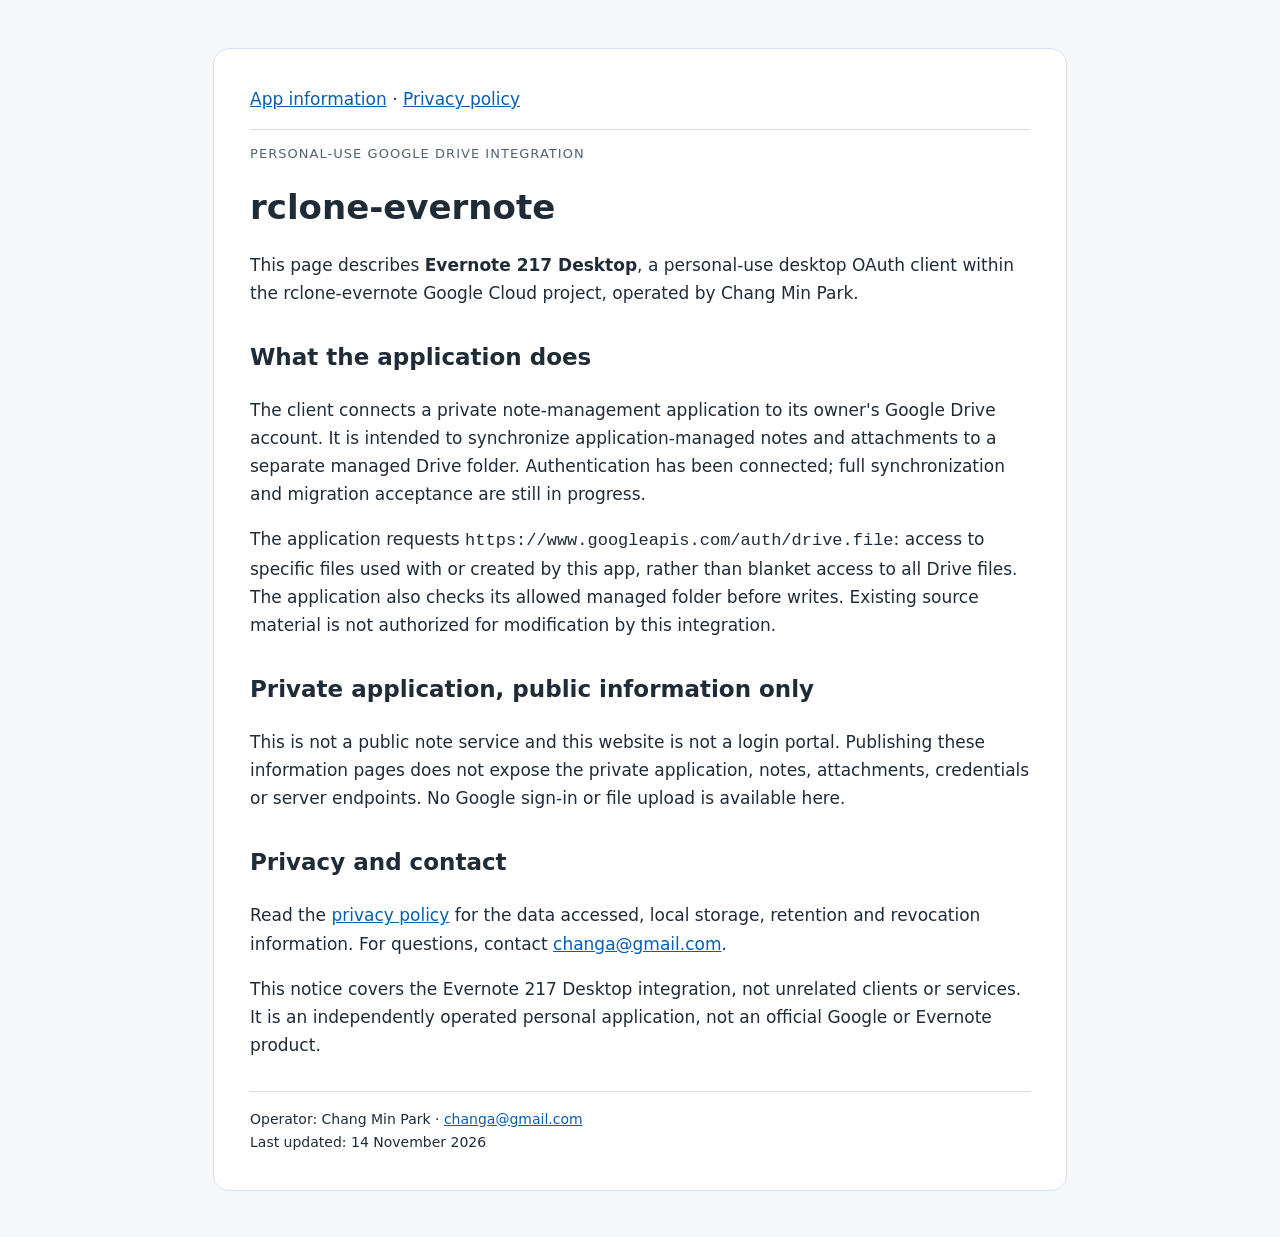
<file: rclone-evernote/index.html>
<!doctype html><html lang="en"><head><meta charset="utf-8"><meta name="viewport" content="width=device-width,initial-scale=1"><meta name="robots" content="noindex,follow"><meta name="referrer" content="no-referrer"><title>App information | rclone-evernote</title><style>body{font:17px/1.65 system-ui,sans-serif;color:#202b38;background:#f5f7fa;margin:0}main{max-width:780px;margin:48px auto;padding:36px;background:white;border:1px solid #dbe2ea;border-radius:16px}h1{line-height:1.2;font-size:34px}h2{font-size:23px;margin-top:32px}a{color:#075eb0}nav{border-bottom:1px solid #ddd;padding-bottom:16px}.tag{font-size:13px;letter-spacing:.08em;color:#526273}footer{border-top:1px solid #ddd;margin-top:32px;padding-top:16px;font-size:14px}@media(max-width:600px){main{margin:12px;padding:24px}}</style></head><body><main><nav><a href="./">App information</a> · <a href="privacy.html">Privacy policy</a></nav><p class="tag">PERSONAL-USE GOOGLE DRIVE INTEGRATION</p><h1>rclone-evernote</h1><p>This page describes <strong>Evernote 217 Desktop</strong>, a personal-use desktop OAuth client within the rclone-evernote Google Cloud project, operated by Chang Min Park.</p><h2>What the application does</h2><p>The client connects a private note-management application to its owner's Google Drive account. It is intended to synchronize application-managed notes and attachments to a separate managed Drive folder. Authentication has been connected; full synchronization and migration acceptance are still in progress.</p><p>The application requests <code>https://www.googleapis.com/auth/drive.file</code>: access to specific files used with or created by this app, rather than blanket access to all Drive files. The application also checks its allowed managed folder before writes. Existing source material is not authorized for modification by this integration.</p><h2>Private application, public information only</h2><p>This is not a public note service and this website is not a login portal. Publishing these information pages does not expose the private application, notes, attachments, credentials or server endpoints. No Google sign-in or file upload is available here.</p><h2>Privacy and contact</h2><p>Read the <a href="privacy.html">privacy policy</a> for the data accessed, local storage, retention and revocation information. For questions, contact <a href="mailto:changa@gmail.com">changa@gmail.com</a>.</p><p>This notice covers the Evernote 217 Desktop integration, not unrelated clients or services. It is an independently operated personal application, not an official Google or Evernote product.</p><footer>Operator: Chang Min Park · <a href="mailto:changa@gmail.com">changa@gmail.com</a><br>Last updated: 14 November 2026</footer></main></body></html>
</file>
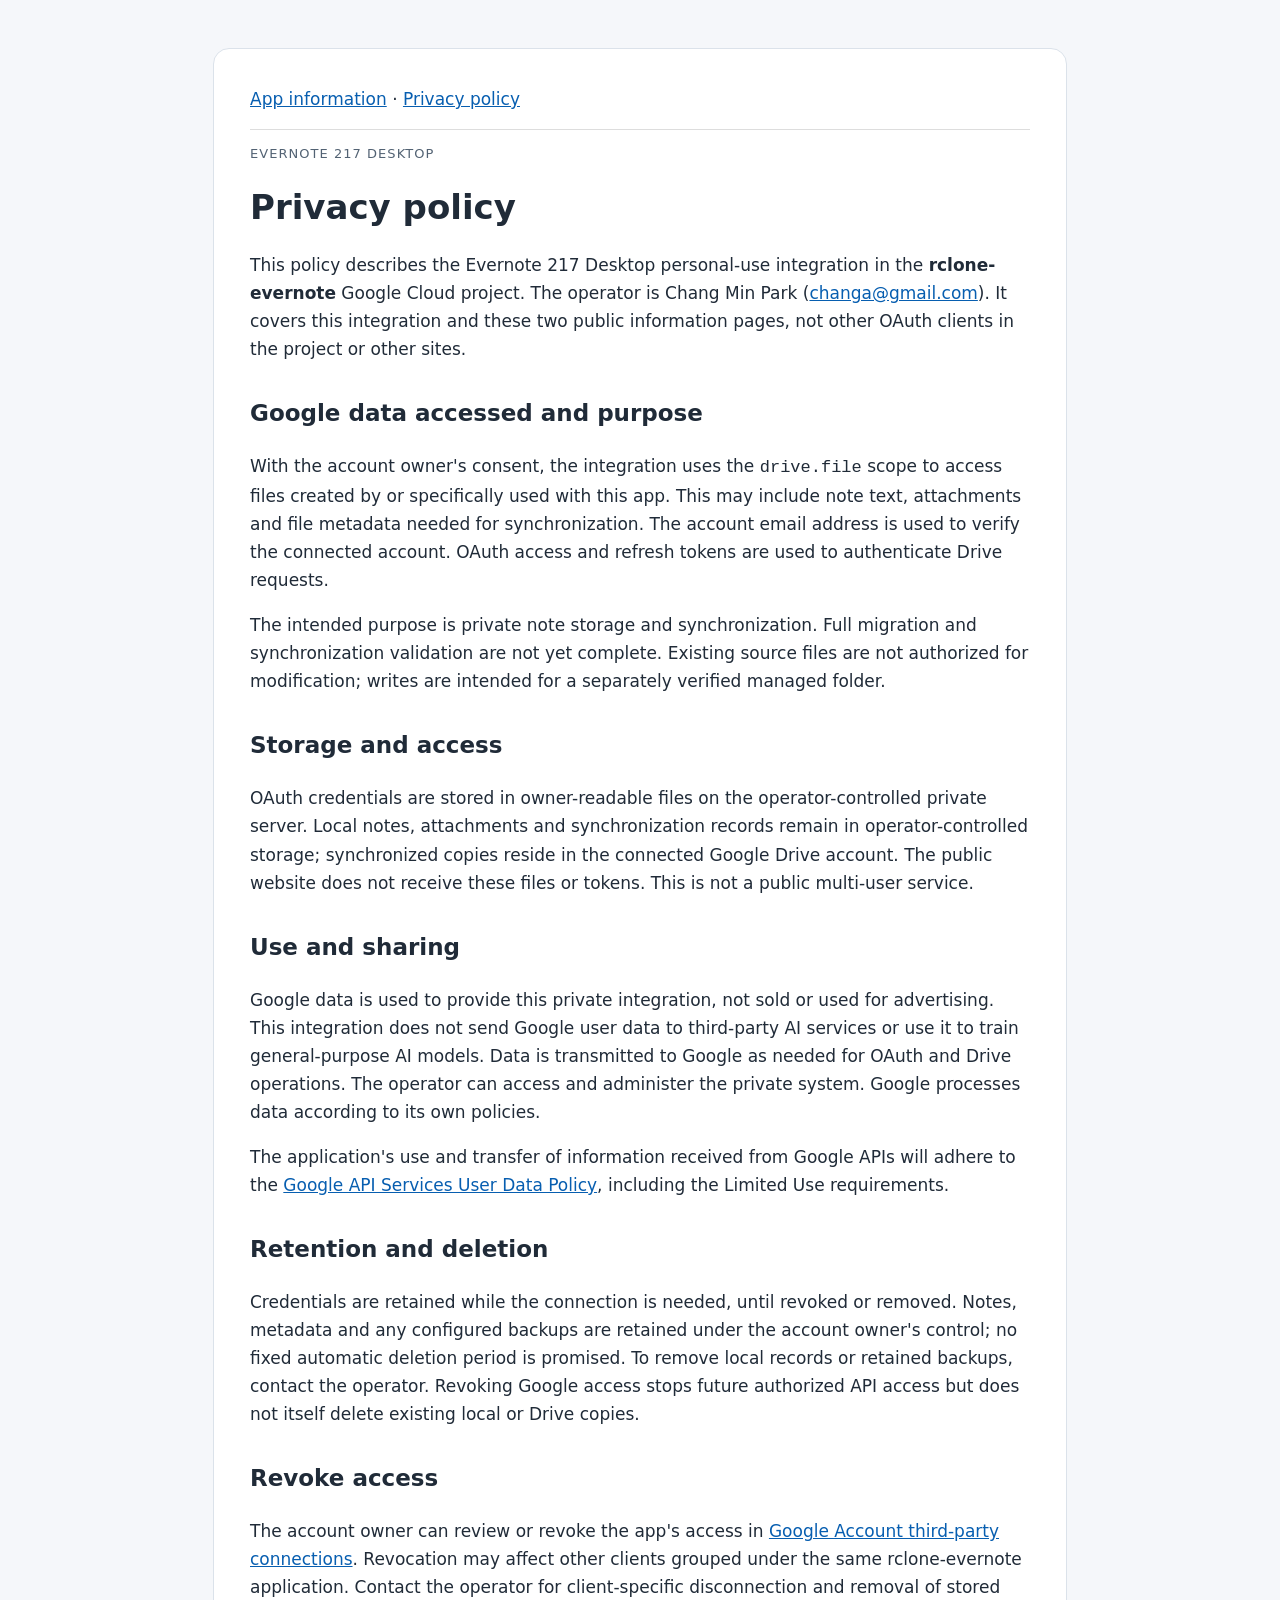
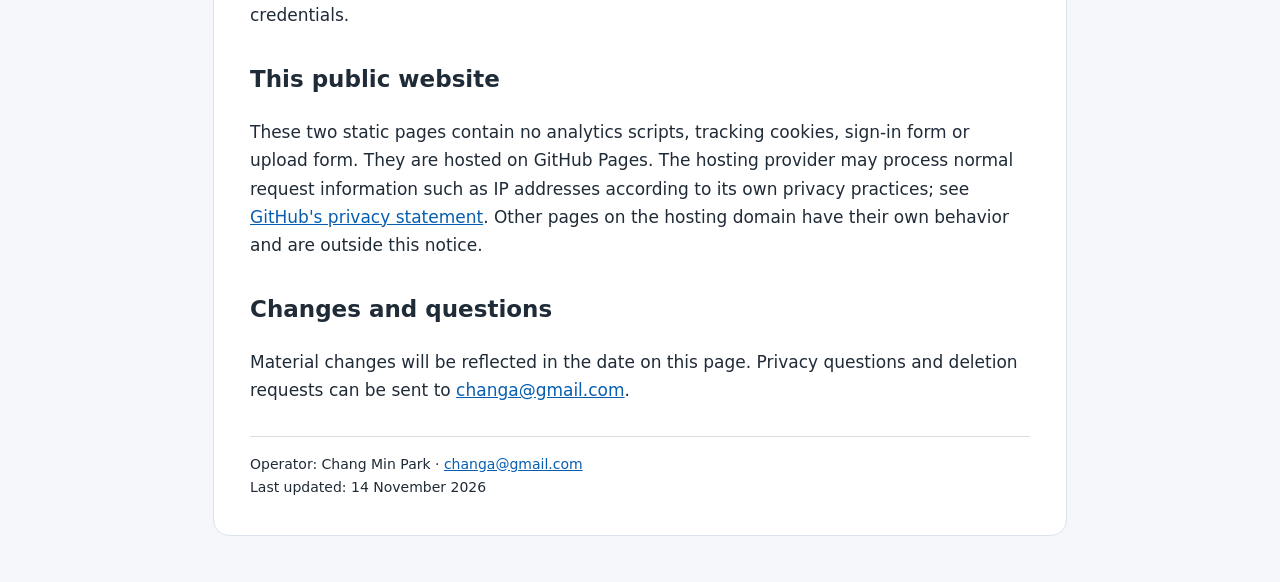
<file: rclone-evernote/privacy.html>
<!doctype html><html lang="en"><head><meta charset="utf-8"><meta name="viewport" content="width=device-width,initial-scale=1"><meta name="robots" content="noindex,follow"><meta name="referrer" content="no-referrer"><title>Privacy policy | rclone-evernote</title><style>body{font:17px/1.65 system-ui,sans-serif;color:#202b38;background:#f5f7fa;margin:0}main{max-width:780px;margin:48px auto;padding:36px;background:white;border:1px solid #dbe2ea;border-radius:16px}h1{line-height:1.2;font-size:34px}h2{font-size:23px;margin-top:32px}a{color:#075eb0}nav{border-bottom:1px solid #ddd;padding-bottom:16px}.tag{font-size:13px;letter-spacing:.08em;color:#526273}footer{border-top:1px solid #ddd;margin-top:32px;padding-top:16px;font-size:14px}@media(max-width:600px){main{margin:12px;padding:24px}}</style></head><body><main><nav><a href="./">App information</a> · <a href="privacy.html">Privacy policy</a></nav><p class="tag">EVERNOTE 217 DESKTOP</p><h1>Privacy policy</h1><p>This policy describes the Evernote 217 Desktop personal-use integration in the <strong>rclone-evernote</strong> Google Cloud project. The operator is Chang Min Park (<a href="mailto:changa@gmail.com">changa@gmail.com</a>). It covers this integration and these two public information pages, not other OAuth clients in the project or other sites.</p><h2>Google data accessed and purpose</h2><p>With the account owner's consent, the integration uses the <code>drive.file</code> scope to access files created by or specifically used with this app. This may include note text, attachments and file metadata needed for synchronization. The account email address is used to verify the connected account. OAuth access and refresh tokens are used to authenticate Drive requests.</p><p>The intended purpose is private note storage and synchronization. Full migration and synchronization validation are not yet complete. Existing source files are not authorized for modification; writes are intended for a separately verified managed folder.</p><h2>Storage and access</h2><p>OAuth credentials are stored in owner-readable files on the operator-controlled private server. Local notes, attachments and synchronization records remain in operator-controlled storage; synchronized copies reside in the connected Google Drive account. The public website does not receive these files or tokens. This is not a public multi-user service.</p><h2>Use and sharing</h2><p>Google data is used to provide this private integration, not sold or used for advertising. This integration does not send Google user data to third-party AI services or use it to train general-purpose AI models. Data is transmitted to Google as needed for OAuth and Drive operations. The operator can access and administer the private system. Google processes data according to its own policies.</p><p>The application's use and transfer of information received from Google APIs will adhere to the <a href="https://developers.google.com/terms/api-services-user-data-policy">Google API Services User Data Policy</a>, including the Limited Use requirements.</p><h2>Retention and deletion</h2><p>Credentials are retained while the connection is needed, until revoked or removed. Notes, metadata and any configured backups are retained under the account owner's control; no fixed automatic deletion period is promised. To remove local records or retained backups, contact the operator. Revoking Google access stops future authorized API access but does not itself delete existing local or Drive copies.</p><h2>Revoke access</h2><p>The account owner can review or revoke the app's access in <a href="https://myaccount.google.com/connections">Google Account third-party connections</a>. Revocation may affect other clients grouped under the same rclone-evernote application. Contact the operator for client-specific disconnection and removal of stored credentials.</p><h2>This public website</h2><p>These two static pages contain no analytics scripts, tracking cookies, sign-in form or upload form. They are hosted on GitHub Pages. The hosting provider may process normal request information such as IP addresses according to its own privacy practices; see <a href="https://docs.github.com/en/site-policy/privacy-policies/github-general-privacy-statement">GitHub's privacy statement</a>. Other pages on the hosting domain have their own behavior and are outside this notice.</p><h2>Changes and questions</h2><p>Material changes will be reflected in the date on this page. Privacy questions and deletion requests can be sent to <a href="mailto:changa@gmail.com">changa@gmail.com</a>.</p><footer>Operator: Chang Min Park · <a href="mailto:changa@gmail.com">changa@gmail.com</a><br>Last updated: 14 November 2026</footer></main></body></html>
</file>
<file: shared/parkco-ui.css>
/* Park & Co Lawyers — Unified Editorial Legal Design System (2026.11)
   Self-hosted typography + calm high-trust tokens + mobile-first guardrails */

@font-face {
  font-family: "Pretendard Variable";
  font-weight: 45 920;
  font-style: normal;
  font-display: swap;
  src: url("./fonts/PretendardVariable.woff2") format("woff2-variations");
}

@font-face {
  font-family: "Pretendard";
  font-weight: 45 920;
  font-style: normal;
  font-display: swap;
  src: url("./fonts/PretendardVariable.woff2") format("woff2-variations");
}

@font-face {
  font-family: "Manrope";
  font-weight: 300 800;
  font-style: normal;
  font-display: swap;
  src: url("./fonts/Manrope-VF.ttf") format("truetype");
}

:root {
  --pk-bg: #FBF9F5;
  --pk-surface: #FFFFFF;
  --pk-surface-2: #F4EFE6;
  --pk-ink: #14282A;
  --pk-ink-2: #3A4D4F;
  --pk-muted: #667678;
  --pk-brand: #0E3A3E;
  --pk-brand-2: #1F5A5E;
  --pk-accent: #B68B40;
  --pk-danger: #9E2A2B;
  --pk-danger-bg: #FDF2F2;
  --pk-warn: #946200;
  --pk-warn-bg: #FFF9EB;
  --pk-ok: #1D6B47;
  --pk-ok-bg: #EEF8F2;
  --pk-line: #E5DFD3;
  --pk-radius: 12px;
  --pk-radius-sm: 8px;
  --pk-shadow: 0 4px 18px rgba(20, 40, 42, 0.05);
  --pk-font: "Pretendard Variable", "Manrope", -apple-system, BlinkMacSystemFont, "Segoe UI", sans-serif;
}

html {
  scroll-behavior: smooth;
  scroll-padding-top: 76px;
}

[id] {
  scroll-margin-top: 76px;
}

/* Unified Compact 1-Row Header */
.pk-unified-header {
  position: sticky;
  top: 0;
  z-index: 900;
  background: rgba(251, 249, 245, 0.96);
  backdrop-filter: blur(10px);
  border-bottom: 1px solid var(--pk-line);
}

.pk-unified-header__inner {
  max-width: 1180px;
  margin: 0 auto;
  padding: 10px 20px;
  display: flex;
  align-items: center;
  justify-content: space-between;
  gap: 14px;
  flex-wrap: wrap;
}

.pk-unified-brand {
  display: inline-flex;
  align-items: center;
  gap: 10px;
  text-decoration: none;
  color: var(--pk-ink);
  font-weight: 800;
  font-size: 15px;
  letter-spacing: -0.01em;
}

.pk-unified-brand img {
  height: 28px;
  width: auto;
  display: block;
}

.pk-unified-nav {
  display: flex;
  align-items: center;
  gap: 16px;
  flex-wrap: wrap;
}

.pk-unified-nav a {
  color: var(--pk-ink-2);
  text-decoration: none;
  font-size: 14px;
  font-weight: 600;
}

.pk-unified-nav a:hover {
  color: var(--pk-brand);
  text-decoration: underline;
}

.pk-unified-actions {
  display: flex;
  align-items: center;
  gap: 8px;
}

.pk-btn-cta {
  display: inline-flex;
  align-items: center;
  justify-content: center;
  gap: 6px;
  padding: 8px 14px;
  border-radius: 8px;
  background: var(--pk-brand);
  color: #FFFFFF !important;
  font-size: 13.5px;
  font-weight: 700;
  text-decoration: none;
  border: 1px solid var(--pk-brand);
  transition: background 0.15s ease;
}

.pk-btn-cta:hover {
  background: var(--pk-brand-2);
}

.pk-btn-ghost {
  display: inline-flex;
  align-items: center;
  justify-content: center;
  padding: 7px 12px;
  border-radius: 8px;
  background: var(--pk-surface);
  color: var(--pk-ink);
  font-size: 13px;
  font-weight: 700;
  border: 1px solid var(--pk-line);
  cursor: pointer;
  text-decoration: none;
}

/* Urgent 1-line Strip */
.pk-urgent-strip {
  background: var(--pk-danger-bg);
  border-bottom: 1px solid #EBCACA;
  color: #6B1A1B;
  font-size: 13px;
  line-height: 1.45;
  padding: 8px 20px;
  text-align: center;
}

.pk-urgent-strip a {
  color: #6B1A1B;
  font-weight: 700;
  text-decoration: underline;
}

/* Side-by-side Statutory vs Safe Deadline Pair */
.pk-deadline-pair {
  display: grid;
  grid-template-columns: repeat(auto-fit, minmax(220px, 1fr));
  gap: 12px;
  margin: 12px 0;
}

.pk-deadline-card {
  background: var(--pk-surface);
  border: 1px solid var(--pk-line);
  border-radius: var(--pk-radius-sm);
  padding: 14px 16px;
}

.pk-deadline-card--safe {
  border-left: 4px solid var(--pk-brand);
  background: #F5F9F9;
}

.pk-deadline-card--statutory {
  border-left: 4px solid var(--pk-danger);
  background: var(--pk-danger-bg);
}

.pk-deadline-card__label {
  font-size: 12px;
  font-weight: 700;
  color: var(--pk-muted);
  margin-bottom: 4px;
}

.pk-deadline-card__date {
  font-size: 20px;
  font-weight: 800;
  color: var(--pk-ink);
  font-variant-numeric: tabular-nums;
}

/* Neutral Empty State Before User Input */
.pk-empty-prompt {
  background: var(--pk-surface-2);
  border: 1px dashed #CEC5B4;
  border-radius: var(--pk-radius-sm);
  padding: 18px 20px;
  color: var(--pk-ink-2);
  font-size: 14.5px;
  line-height: 1.6;
  display: flex;
  align-items: center;
  justify-content: space-between;
  gap: 12px;
  flex-wrap: wrap;
}

/* Progressive Disclosure Accordion */
details.pk-disclosure {
  background: var(--pk-surface);
  border: 1px solid var(--pk-line);
  border-radius: var(--pk-radius);
  margin: 14px 0;
  overflow: hidden;
}

details.pk-disclosure > summary {
  padding: 14px 18px;
  font-size: 15px;
  font-weight: 700;
  color: var(--pk-ink);
  cursor: pointer;
  list-style: none;
  display: flex;
  align-items: center;
  justify-content: space-between;
  background: var(--pk-surface);
}

details.pk-disclosure > summary::-webkit-details-marker {
  display: none;
}

details.pk-disclosure > summary::after {
  content: "+";
  font-size: 18px;
  font-weight: 600;
  color: var(--pk-muted);
}

details.pk-disclosure[open] > summary {
  border-bottom: 1px solid var(--pk-line);
  background: var(--pk-surface-2);
}

details.pk-disclosure[open] > summary::after {
  content: "−";
}

.pk-disclosure__body {
  padding: 16px 18px;
}

/* Responsive Table Wrapper */
.pk-table-scroll {
  width: 100%;
  overflow-x: auto;
  -webkit-overflow-scrolling: touch;
}

@media (max-width: 768px) {
  .pk-unified-header__inner {
    padding: 8px 14px;
    gap: 8px;
  }
  .pk-unified-nav {
    gap: 10px;
    font-size: 13px;
  }
  body {
    overflow-x: hidden;
  }
}
</file>
<file: assets/hub.css>
/* Park & Co Lawyers · Main Hub Editorial Styles (2026.11)
   Extends ./shared/parkco-ui.css */

*, *::before, *::after {
  box-sizing: border-box;
}

body {
  margin: 0;
  background: var(--pk-bg);
  color: var(--pk-ink);
  font-family: var(--pk-font);
  line-height: 1.6;
  -webkit-font-smoothing: antialiased;
}

.hub-wrap {
  max-width: 1180px;
  margin: 0 auto;
  padding: 0 20px;
}

/* Language Switcher */
.hub-lang-switch {
  display: inline-flex;
  border: 1px solid var(--pk-line);
  border-radius: 8px;
  background: var(--pk-surface);
  overflow: hidden;
}

.hub-lang-btn {
  border: 0;
  background: transparent;
  color: var(--pk-ink-2);
  font-family: inherit;
  font-size: 12.5px;
  font-weight: 700;
  padding: 6px 10px;
  cursor: pointer;
}

.hub-lang-btn.active {
  background: var(--pk-brand);
  color: #FFFFFF;
}

/* Compact Hero + Above-the-fold Router */
.hub-hero {
  padding: 26px 0 18px;
}

.hub-hero__eyebrow {
  display: inline-flex;
  align-items: center;
  gap: 8px;
  font-size: 12px;
  font-weight: 800;
  letter-spacing: 0.05em;
  text-transform: uppercase;
  color: var(--pk-brand);
  margin-bottom: 8px;
}

.hub-hero__title {
  margin: 0 0 8px;
  font-size: clamp(24px, 3.2vw, 34px);
  font-weight: 800;
  letter-spacing: -0.02em;
  line-height: 1.25;
  color: var(--pk-ink);
}

.hub-hero__sub {
  margin: 0;
  max-width: 860px;
  font-size: 15px;
  color: var(--pk-ink-2);
}

/* 3-Question Situation Router */
.hub-router {
  background: var(--pk-surface);
  border: 1px solid var(--pk-line);
  border-top: 4px solid var(--pk-brand);
  border-radius: var(--pk-radius);
  box-shadow: var(--pk-shadow);
  padding: 20px 22px;
  margin: 14px 0 28px;
}

.hub-router__head {
  display: flex;
  align-items: baseline;
  justify-content: space-between;
  gap: 12px;
  flex-wrap: wrap;
  margin-bottom: 14px;
}

.hub-router__title {
  margin: 0;
  font-size: 19px;
  font-weight: 800;
  color: var(--pk-ink);
}

.hub-router__reset {
  border: 1px solid var(--pk-line);
  background: var(--pk-bg);
  color: var(--pk-ink-2);
  font-family: inherit;
  font-size: 12.5px;
  font-weight: 700;
  padding: 5px 11px;
  border-radius: 999px;
  cursor: pointer;
}

.hub-router__reset:hover {
  border-color: var(--pk-brand);
  color: var(--pk-brand);
}

.hub-q-grid {
  display: grid;
  gap: 14px;
}

.hub-q-group {
  background: #FCFBF8;
  border: 1px solid var(--pk-line);
  border-radius: var(--pk-radius-sm);
  padding: 12px 14px;
}

.hub-q-label {
  display: block;
  font-size: 13.5px;
  font-weight: 800;
  color: var(--pk-ink);
  margin-bottom: 8px;
}

.hub-chip-row {
  display: flex;
  flex-wrap: wrap;
  gap: 7px;
}

.hub-q-chip {
  border: 1px solid #D8D1C3;
  background: var(--pk-surface);
  color: var(--pk-ink-2);
  font-family: inherit;
  font-size: 13px;
  font-weight: 600;
  padding: 7px 12px;
  border-radius: 999px;
  cursor: pointer;
  transition: all 0.14s ease;
  text-align: left;
}

.hub-q-chip:hover {
  border-color: var(--pk-brand);
  color: var(--pk-brand);
}

.hub-q-chip.is-selected {
  background: var(--pk-brand);
  border-color: var(--pk-brand);
  color: #FFFFFF;
  font-weight: 700;
}

.hub-q-chip--urgent.is-selected {
  background: var(--pk-danger);
  border-color: var(--pk-danger);
  color: #FFFFFF;
}

.hub-router__output {
  margin-top: 16px;
}

.hub-rec-card {
  background: #F4F8F8;
  border: 1.5px solid var(--pk-brand);
  border-radius: var(--pk-radius-sm);
  padding: 18px 20px;
}

.hub-rec-card--urgent {
  background: var(--pk-danger-bg);
  border-color: var(--pk-danger);
}

.hub-rec-card__kicker {
  display: inline-block;
  font-size: 11.5px;
  font-weight: 800;
  letter-spacing: 0.04em;
  text-transform: uppercase;
  color: var(--pk-brand);
  margin-bottom: 4px;
}

.hub-rec-card--urgent .hub-rec-card__kicker {
  color: var(--pk-danger);
}

.hub-rec-card__title {
  margin: 0 0 6px;
  font-size: 18px;
  font-weight: 800;
  color: var(--pk-ink);
}

.hub-rec-card__reason {
  margin: 0 0 12px;
  font-size: 14px;
  color: var(--pk-ink-2);
}

.hub-rec-card__actions {
  display: flex;
  align-items: center;
  gap: 10px;
  flex-wrap: wrap;
}

.hub-rec-secondary {
  margin-top: 12px;
  padding-top: 10px;
  border-top: 1px solid rgba(20, 40, 42, 0.1);
  display: flex;
  align-items: center;
  gap: 10px;
  flex-wrap: wrap;
  font-size: 13px;
}

.hub-rec-secondary a {
  color: var(--pk-brand);
  font-weight: 700;
  text-decoration: underline;
}

/* Section Headers */
.hub-section {
  margin: 32px 0;
}

.hub-section__head {
  display: flex;
  align-items: flex-end;
  justify-content: space-between;
  gap: 12px;
  flex-wrap: wrap;
  margin-bottom: 14px;
}

.hub-section__title {
  margin: 0;
  font-size: 21px;
  font-weight: 800;
  color: var(--pk-ink);
  letter-spacing: -0.01em;
}

.hub-section__sub {
  margin: 4px 0 0;
  font-size: 14px;
  color: var(--pk-muted);
}

/* Popular 6 Grid & Full Directory Grid */
.hub-grid-3 {
  display: grid;
  grid-template-columns: repeat(auto-fill, minmax(330px, 1fr));
  gap: 16px;
}

.hub-tool-card {
  display: flex;
  flex-direction: column;
  justify-content: space-between;
  background: var(--pk-surface);
  border: 1px solid var(--pk-line);
  border-radius: var(--pk-radius);
  padding: 18px 20px;
  text-decoration: none;
  color: inherit;
  box-shadow: 0 2px 10px rgba(20, 40, 42, 0.03);
  transition: transform 0.15s ease, border-color 0.15s ease, box-shadow 0.15s ease;
}

.hub-tool-card:hover {
  transform: translateY(-2px);
  border-color: var(--pk-brand);
  box-shadow: var(--pk-shadow);
}

.hub-tool-card--flagship {
  border-top: 3px solid var(--pk-brand);
}

.hub-tool-card--urgent {
  border-top: 3px solid var(--pk-danger);
}

.hub-tool-card--accent {
  border-top: 3px solid var(--pk-accent);
}

.hub-tool-card__meta {
  display: flex;
  align-items: center;
  justify-content: space-between;
  gap: 8px;
  margin-bottom: 8px;
}

.hub-badge {
  display: inline-block;
  font-size: 11px;
  font-weight: 800;
  padding: 3px 9px;
  border-radius: 999px;
  background: var(--pk-surface-2);
  color: var(--pk-brand);
}

.hub-badge--urgent {
  background: var(--pk-danger-bg);
  color: var(--pk-danger);
}

.hub-badge--gold {
  background: var(--pk-warn-bg);
  color: var(--pk-warn);
}

.hub-tool-card__time {
  font-size: 12px;
  font-weight: 600;
  color: var(--pk-muted);
}

.hub-tool-card__title {
  margin: 0 0 6px;
  font-size: 17px;
  font-weight: 800;
  line-height: 1.35;
  color: var(--pk-ink);
}

.hub-tool-card__desc {
  margin: 0 0 14px;
  font-size: 13.5px;
  color: var(--pk-ink-2);
  line-height: 1.55;
}

.hub-tool-card__cta {
  font-size: 13.5px;
  font-weight: 800;
  color: var(--pk-brand);
  display: inline-flex;
  align-items: center;
  gap: 4px;
}

.hub-tool-card--urgent .hub-tool-card__cta {
  color: var(--pk-danger);
}

.hub-card-status {
  display: inline-flex;
  align-items: center;
  gap: 4px;
  font-size: 11px;
  font-weight: 700;
  color: var(--pk-ok);
  background: var(--pk-ok-bg);
  padding: 2px 8px;
  border-radius: 999px;
  white-space: nowrap;
}

.hub-card-status--cached {
  color: var(--pk-warn);
  background: var(--pk-warn-bg);
}

.hub-hero__portal-row {
  display: flex;
  flex-wrap: wrap;
  gap: 8px;
  margin-top: 12px;
  align-items: center;
}

.hub-b2b-pill {
  display: inline-flex;
  align-items: center;
  gap: 6px;
  font-size: 12.5px;
  font-weight: 800;
  color: var(--pk-brand);
  background: var(--pk-surface);
  border: 1px solid var(--pk-brand);
  border-radius: 999px;
  padding: 5px 13px;
  text-decoration: none;
  transition: background 0.14s ease, color 0.14s ease;
}

.hub-b2b-pill:hover {
  background: var(--pk-brand);
  color: #FFFFFF;
}

/* Instant 1-Line Keyword Jump Filter */
.hub-quick-filter-bar {
  background: var(--pk-surface);
  border: 1.5px solid var(--pk-line);
  border-radius: var(--pk-radius);
  padding: 12px 16px;
  margin: 0 0 24px;
  box-shadow: 0 2px 10px rgba(20, 40, 42, 0.04);
}

.hub-quick-filter__row {
  display: flex;
  align-items: center;
  gap: 10px;
  flex-wrap: wrap;
}

.hub-quick-filter__label {
  font-size: 13px;
  font-weight: 800;
  color: var(--pk-brand);
  white-space: nowrap;
}

.hub-quick-filter__input {
  flex: 1 1 280px;
  border: 1px solid var(--pk-line);
  border-radius: 8px;
  padding: 8px 13px;
  font-family: inherit;
  font-size: 13.5px;
  color: var(--pk-ink);
  background: #FCFBF8;
}

.hub-quick-filter__input:focus {
  outline: none;
  border-color: var(--pk-brand);
  background: #FFFFFF;
}

.hub-quick-filter__count {
  font-size: 12px;
  font-weight: 800;
  color: var(--pk-brand);
  background: var(--pk-surface-2);
  padding: 4px 10px;
  border-radius: 999px;
  white-space: nowrap;
}

.hub-quick-filter__clear {
  border: 1px solid var(--pk-brand);
  background: #FFFFFF;
  color: var(--pk-brand);
  font-family: inherit;
  font-size: 12px;
  font-weight: 800;
  padding: 5px 11px;
  border-radius: 999px;
  cursor: pointer;
  white-space: nowrap;
}

.hub-quick-filter__clear:hover {
  background: var(--pk-brand);
  color: #FFFFFF;
}

.hub-quick-filter__chips {
  display: flex;
  flex-wrap: wrap;
  gap: 6px;
  margin-top: 8px;
  align-items: center;
}

.hub-quick-chip {
  border: 1px solid #D8D1C3;
  background: #FAF7F2;
  color: var(--pk-ink-2);
  font-family: inherit;
  font-size: 12px;
  font-weight: 700;
  padding: 3px 10px;
  border-radius: 999px;
  cursor: pointer;
  text-decoration: none;
  transition: all 0.14s ease;
}

.hub-quick-chip:hover,
.hub-quick-chip.is-active {
  border-color: var(--pk-brand);
  background: var(--pk-brand);
  color: #FFFFFF;
}

.hub-quick-chip--b2b {
  border-color: var(--pk-accent);
  color: var(--pk-ink);
  background: #FFFDF7;
}

.hub-quick-chip--b2b:hover {
  border-color: var(--pk-brand);
  background: var(--pk-brand);
  color: #FFFFFF;
}

/* Directory Filter Bar */
.hub-dir-bar {
  display: flex;
  align-items: center;
  justify-content: space-between;
  gap: 12px;
  flex-wrap: wrap;
  margin-bottom: 16px;
  background: var(--pk-surface);
  border: 1px solid var(--pk-line);
  border-radius: var(--pk-radius-sm);
  padding: 10px 14px;
}

.hub-cat-tabs {
  display: flex;
  flex-wrap: wrap;
  gap: 6px;
}

.hub-cat-btn {
  border: 1px solid transparent;
  background: var(--pk-surface-2);
  color: var(--pk-ink-2);
  font-family: inherit;
  font-size: 13px;
  font-weight: 700;
  padding: 6px 12px;
  border-radius: 999px;
  cursor: pointer;
}

.hub-cat-btn.active {
  background: var(--pk-brand);
  color: #FFFFFF;
}

.hub-search-input {
  min-width: 250px;
  flex: 1;
  max-width: 340px;
  border: 1px solid var(--pk-line);
  border-radius: 8px;
  padding: 8px 12px;
  font-family: inherit;
  font-size: 13.5px;
  color: var(--pk-ink);
  background: #FCFBF8;
}

/* Official Services Strip & Authority Card */
.hub-services-box {
  background: var(--pk-surface);
  border: 1px solid var(--pk-line);
  border-left: 4px solid var(--pk-accent);
  border-radius: var(--pk-radius);
  padding: 20px 22px;
  margin: 30px 0;
}

.hub-svc-grid {
  display: grid;
  grid-template-columns: repeat(auto-fit, minmax(240px, 1fr));
  gap: 14px;
  margin-top: 14px;
}

.hub-svc-card {
  background: #FCFBF8;
  border: 1px solid var(--pk-line);
  border-radius: var(--pk-radius-sm);
  padding: 15px 16px;
  display: flex;
  flex-direction: column;
  justify-content: space-between;
  gap: 10px;
}

.hub-svc-card h3 {
  margin: 0 0 6px;
  font-size: 15.5px;
  font-weight: 800;
  color: var(--pk-ink);
}

.hub-svc-card p {
  margin: 0;
  font-size: 13px;
  color: var(--pk-ink-2);
  line-height: 1.55;
}

/* Verification & Authority Row */
.hub-trust-grid {
  display: grid;
  grid-template-columns: 1.15fr 1fr;
  gap: 16px;
  margin: 28px 0 36px;
}

.hub-trust-card {
  background: var(--pk-surface);
  border: 1px solid var(--pk-line);
  border-radius: var(--pk-radius);
  padding: 18px 20px;
}

.hub-verify-pill {
  display: inline-flex;
  align-items: center;
  gap: 6px;
  font-size: 12.5px;
  font-weight: 800;
  color: var(--pk-ok);
  background: var(--pk-ok-bg);
  padding: 4px 10px;
  border-radius: 999px;
  margin-bottom: 8px;
}

.hub-stat-mini-grid {
  display: grid;
  grid-template-columns: repeat(2, minmax(0, 1fr));
  gap: 8px;
  margin: 10px 0 12px;
}

.hub-stat-mini {
  background: var(--pk-surface-2);
  border-radius: 8px;
  padding: 8px 10px;
  font-size: 12.5px;
}

.hub-stat-mini span {
  display: block;
  color: var(--pk-muted);
  font-size: 11.5px;
}

.hub-stat-mini strong {
  color: var(--pk-ink);
  font-weight: 800;
}

.hub-lawyer-row {
  display: flex;
  align-items: center;
  gap: 14px;
}

.hub-lawyer-badge {
  width: 66px;
  height: 66px;
  object-fit: contain;
  border-radius: 8px;
  border: 1px solid var(--pk-line);
  background: #FFFFFF;
  padding: 4px;
  flex-shrink: 0;
}

/* Footer + Park & Co Unified Visit Counter & Referral Modal v3.0 */
.hub-footer {
  background: var(--pk-brand);
  color: #E6ECEC;
  padding: 28px 0 32px;
  font-size: 13px;
  border-top: 3px solid var(--pk-accent);
}

.hub-footer a {
  color: #F6DFA4;
  font-weight: 700;
  text-decoration: none;
}

.hub-footer a:hover {
  text-decoration: underline;
}

/* Park & Co Unified Visit Counter & Referral Modal v3.0 */
.visit-counter { display: flex; flex-wrap: wrap; gap: 8px; margin: 0 0 16px; align-items: center; }
.visit-counter[hidden] { display: none !important; }
.visit-counter:not([hidden]) { display: flex !important; cursor: pointer; }
.visit-counter > span em { font-style: normal; }
.visit-counter > span { background: rgba(255, 255, 255, 0.08); border: 1px solid rgba(255, 255, 255, 0.22); border-radius: 999px; padding: 5px 13px; font-size: 12.5px; color: #F1F5F5; display: inline-flex; align-items: center; transition: border-color 0.15s ease, background 0.15s ease; }
.visit-counter:not([hidden]):hover > span { border-color: #F6DFA4; background: rgba(255, 255, 255, 0.14); }
.visit-counter b { color: #F6DFA4; font-weight: 800; margin-left: 6px; font-variant-numeric: tabular-nums; }

#vc-modal { display: none; position: fixed; inset: 0; z-index: 3200; background: rgba(20, 40, 42, 0.58); align-items: center; justify-content: center; padding: 16px; }
#vc-modal.open { display: flex; }
#vc-modal .vc-dialog { background: #FFFFFF; color: #14282A; text-align: left; border-radius: 14px; box-shadow: 0 20px 48px rgba(20, 40, 42, 0.28); width: min(700px, 100%); max-height: calc(100vh - 32px); overflow: auto; padding: 18px 20px 16px; font-family: var(--pk-font); }
#vc-modal h3 { margin: 0 0 10px; font-size: 1.04rem; font-weight: 800; padding-right: 32px; color: #14282A; line-height: 1.35; }
#vc-modal h3 small { font-weight: 500; color: #667678; font-size: 0.78rem; }
#vc-modal .vc-close { float: right; border: 0; background: none; font-size: 1.45rem; line-height: 1; cursor: pointer; color: #667678; min-width: 34px; min-height: 34px; padding: 0; }
#vc-modal .vc-close:hover { color: var(--pk-brand); }
.vc-toolbar { display: flex; justify-content: space-between; align-items: center; gap: 8px; margin: 0 0 8px; flex-wrap: wrap; }
.vc-range-tabs { display: inline-flex; gap: 4px; background: var(--pk-surface-2); padding: 3px; border-radius: 999px; }
.vc-range-btn { border: 0; background: transparent; color: #3A4D4F; font-size: 0.75rem; font-weight: 700; padding: 4px 10px; border-radius: 999px; cursor: pointer; }
.vc-range-btn.active { background: var(--pk-brand); color: #FFFFFF; }
.vc-svg { width: 100%; height: auto; display: block; }
.vc-grid { stroke: #E5DFD3; stroke-width: 1; }
.vc-ylab { font-size: 11px; fill: #667678; text-anchor: end; }
.vc-xlab { font-size: 11px; fill: #667678; text-anchor: middle; }
.vc-bar { fill: #DCEBEB; stroke: #8FB6B8; }
.vc-line { fill: none; stroke: #0E3A3E; stroke-width: 2; }
.vc-dot { fill: #0E3A3E; }
.vc-legend { display: flex; gap: 16px; font-size: 0.8rem; color: #3A4D4F; margin-top: 6px; }
.vc-legend i { display: inline-block; width: 14px; height: 10px; margin-right: 6px; vertical-align: middle; }
.vc-k-bar { background: #DCEBEB; border: 1px solid #8FB6B8; }
.vc-k-line { height: 2px !important; background: #0E3A3E; }
.vc-sum { font-size: 0.8rem; color: #3A4D4F; margin: 8px 0 0; line-height: 1.5; }
.vc-ref-box { margin-top: 14px; padding-top: 12px; border-top: 1px solid #E5DFD3; }
.vc-ref-title { font-size: 0.86rem; font-weight: 800; color: #14282A; margin: 0 0 6px; display: flex; justify-content: space-between; align-items: baseline; flex-wrap: wrap; gap: 6px; }
.vc-ref-title small { font-weight: 500; font-size: 0.75rem; color: #667678; }
.vc-ref-list { display: grid; gap: 5px; margin: 6px 0 0; }
.vc-ref-row { display: grid; grid-template-columns: minmax(135px, 1.35fr) minmax(80px, 2fr) auto; align-items: center; gap: 8px; font-size: 0.79rem; }
.vc-ref-name { font-weight: 600; color: #14282A; white-space: nowrap; overflow: hidden; text-overflow: ellipsis; }
.vc-ref-track { height: 8px; background: var(--pk-surface-2); border-radius: 999px; overflow: hidden; }
.vc-ref-fill { height: 100%; background: var(--pk-brand); border-radius: 999px; }
.vc-ref-val { font-variant-numeric: tabular-nums; font-weight: 700; color: #3A4D4F; text-align: right; min-width: 74px; }
.vc-ref-note { font-size: 0.74rem; color: #667678; margin: 6px 0 0; line-height: 1.45; }
.vc-share-box { margin-top: 12px; padding-top: 10px; border-top: 1px dashed #E5DFD3; }
.vc-share-lbl { font-size: 0.76rem; font-weight: 700; color: #3A4D4F; margin: 0 0 6px; }
.vc-share-chips { display: flex; flex-wrap: wrap; gap: 6px; }
.vc-share-chip { border: 1px solid #D8D1C3; background: #FBF9F5; color: #14282A; border-radius: 999px; padding: 4px 10px; font-size: 0.74rem; font-weight: 600; cursor: pointer; transition: all 0.14s ease; }
.vc-share-chip:hover { border-color: var(--pk-brand); background: #EDF4F4; color: var(--pk-brand); }

/* Beginner Visual Visa Pathways Entry Banner */
.hub-visual-banner {
  background: linear-gradient(135deg, #FFFFFF 0%, #F3EFE7 100%);
  border: 1.5px solid #D9D1C3;
  border-left: 5px solid var(--pk-brand);
  border-radius: 14px;
  padding: 18px 20px;
  margin: 0 0 18px;
  display: flex;
  align-items: center;
  justify-content: space-between;
  gap: 18px;
  flex-wrap: wrap;
  box-shadow: var(--pk-shadow);
}

.hub-visual-banner__copy {
  flex: 1 1 420px;
}

.hub-visual-banner__eyebrow {
  font-size: 11px;
  font-weight: 800;
  letter-spacing: 0.06em;
  text-transform: uppercase;
  color: var(--pk-brand);
  margin-bottom: 4px;
}

.hub-visual-banner__title {
  margin: 0 0 5px;
  font-size: 18px;
  font-weight: 800;
  color: var(--pk-ink);
  line-height: 1.3;
}

.hub-visual-banner__sub {
  margin: 0 0 11px;
  font-size: 13.5px;
  color: var(--pk-ink-2);
  line-height: 1.5;
}

.hub-visual-banner__pills {
  display: flex;
  flex-wrap: wrap;
  gap: 7px;
}

.hub-visual-pill {
  display: inline-flex;
  align-items: center;
  gap: 5px;
  padding: 5px 11px;
  border-radius: 999px;
  background: #FFFFFF;
  border: 1px solid #CFC6B7;
  color: var(--pk-brand);
  font-size: 12.5px;
  font-weight: 700;
  text-decoration: none;
  transition: background 0.14s ease, border-color 0.14s ease, color 0.14s ease;
}

.hub-visual-pill:hover {
  background: var(--pk-brand);
  border-color: var(--pk-brand);
  color: #FFFFFF;
}

.hub-visual-banner__cta {
  display: flex;
  flex-direction: column;
  align-items: flex-end;
  gap: 6px;
}

@media (max-width: 900px) {
  .hub-visual-banner__cta {
    align-items: flex-start;
  }
  .hub-trust-grid {
    grid-template-columns: 1fr;
  }
}

@media (max-width: 640px) {
  .hub-wrap {
    padding: 0 14px;
  }
  .hub-hero {
    padding: 18px 0 12px;
  }
  .hub-router {
    padding: 15px 14px;
  }
  .hub-grid-3 {
    grid-template-columns: 1fr;
  }
  .hub-search-input {
    max-width: none;
    width: 100%;
  }
}
</file>
<file: intelligence/assets/styles.css>
:root {
  --burgundy: #0E3A3E;
  --oxblood: #092629;
  --burgundy-wash: #EAF2F2;
  --paper: #FBF9F5;
  --ivory: #F4EFE6;
  --stone: #E5DFD3;
  --white: #FFFFFF;
  --charcoal: #14282A;
  --charcoal-soft: #435759;
  --muted: #6C7D7F;
  --line: #E3DDD1;
  --line-strong: #D4CCC0;
  --success: #1D684E;
  --success-bg: #ECFDF5;
  --warn: #92400E;
  --warn-bg: #FFFBEB;
  --error: #A92727;
  --error-bg: #FEF2F2;
  --navy: #0E3A3E;
  --navy-bg: #EAF2F2;
  --shadow-1: 0 2px 6px rgba(20, 40, 42, 0.06);
  --shadow-2: 0 10px 28px rgba(20, 40, 42, 0.10);
  --shadow-3: 0 24px 56px rgba(14, 38, 41, 0.24);
}

*, *::before, *::after {
  box-sizing: border-box;
}

[hidden] {
  display: none !important;
}

body {
  margin: 0;
  background: var(--paper);
  color: var(--charcoal);
  font-family: 'Manrope', 'Pretendard Variable', Pretendard, -apple-system, BlinkMacSystemFont, system-ui, sans-serif;
  line-height: 1.58;
  -webkit-font-smoothing: antialiased;
}

.num, code, .mono {
  font-variant-numeric: tabular-nums;
}

code, .mono {
  font-family: ui-monospace, SFMono-Regular, Menlo, Monaco, Consolas, monospace;
  font-size: 0.84em;
}

/* Header & Hero */
.site-hero {
  background: linear-gradient(135deg, #092629 0%, #0E3A3E 58%, #165156 100%);
  color: var(--white);
  border-bottom: 3px solid #B68B40;
}

.wrap {
  max-width: 1240px;
  margin: 0 auto;
  padding: 0 24px;
}

.topbar {
  display: flex;
  align-items: center;
  justify-content: space-between;
  gap: 16px;
  padding: 18px 0 14px;
  border-bottom: 1px solid rgba(255, 255, 255, 0.14);
  flex-wrap: wrap;
}

.brand-row {
  display: flex;
  align-items: center;
  gap: 14px;
  text-decoration: none;
  color: var(--white);
}

.brand-logo {
  height: 36px;
  width: auto;
}

.brand-divider {
  width: 1px;
  height: 24px;
  background: rgba(255, 255, 255, 0.26);
}

.brand-tag {
  font-size: 12.5px;
  font-weight: 700;
  letter-spacing: 0.04em;
  color: #F5E9D4;
}

.topbar-actions {
  display: flex;
  align-items: center;
  gap: 10px;
  flex-wrap: wrap;
}

.nav-pill {
  color: #F8F4EC;
  text-decoration: none;
  font-size: 12.5px;
  font-weight: 700;
  padding: 6px 12px;
  border-radius: 999px;
  border: 1px solid rgba(255, 255, 255, 0.24);
  background: rgba(255, 255, 255, 0.08);
  transition: background 0.15s ease;
}

.nav-pill:hover {
  background: rgba(255, 255, 255, 0.18);
}

.nav-pill--gold {
  color: #FEF3C7;
  border-color: rgba(253, 230, 138, 0.45);
}

.lang-switch {
  display: inline-flex;
  background: rgba(0, 0, 0, 0.28);
  padding: 3px;
  border-radius: 999px;
  border: 1px solid rgba(255, 255, 255, 0.2);
}

.lang-btn {
  border: 0;
  background: transparent;
  color: rgba(255, 255, 255, 0.78);
  font-size: 12px;
  font-weight: 700;
  padding: 5px 11px;
  border-radius: 999px;
  cursor: pointer;
}

.lang-btn.active {
  background: var(--white);
  color: var(--oxblood);
}

.hero-body {
  padding: 28px 0 30px;
}

.hero-overline {
  font-size: 11.5px;
  font-weight: 800;
  letter-spacing: 0.12em;
  text-transform: uppercase;
  color: #FDE68A;
  margin-bottom: 8px;
}

.hero-title {
  margin: 0 0 10px;
  font-size: clamp(26px, 3.3vw, 38px);
  font-weight: 800;
  letter-spacing: -0.02em;
  line-height: 1.18;
}

.hero-title-serif {
  font-family: "Pretendard Variable", "Pretendard", "Manrope", -apple-system, BlinkMacSystemFont, "Segoe UI", sans-serif;
  font-weight: 700;
  font-style: italic;
  color: #FDE68A;
  margin-left: 6px;
}

.hero-sub {
  margin: 0 0 20px;
  max-width: 920px;
  font-size: 14.5px;
  color: rgba(255, 255, 255, 0.88);
}

/* Manifest Provenance Strip */
.provenance-strip {
  display: grid;
  grid-template-columns: repeat(auto-fit, minmax(200px, 1fr));
  gap: 10px;
  background: rgba(15, 5, 7, 0.42);
  border: 1px solid rgba(255, 255, 255, 0.18);
  border-radius: 12px;
  padding: 12px 16px;
}

.prov-cell span {
  display: block;
  font-size: 11px;
  text-transform: uppercase;
  letter-spacing: 0.06em;
  color: rgba(255, 255, 255, 0.68);
}

.prov-cell strong {
  display: block;
  margin-top: 2px;
  font-size: 13.5px;
  color: #FFFFFF;
}

/* Sticky Workspace Tabs */
.tabs-bar {
  position: sticky;
  top: 0;
  z-index: 30;
  background: var(--ivory);
  border-bottom: 1px solid var(--line-strong);
  box-shadow: var(--shadow-1);
}

.tabs-list {
  display: flex;
  gap: 6px;
  overflow-x: auto;
  scrollbar-width: thin;
  padding: 10px 0;
}

.tab-btn {
  border: 1px solid var(--line-strong);
  background: var(--white);
  color: var(--charcoal-soft);
  font-size: 12.5px;
  font-weight: 700;
  padding: 7px 11px;
  border-radius: 8px;
  cursor: pointer;
  white-space: nowrap;
  display: inline-flex;
  align-items: center;
  gap: 6px;
  transition: all 0.15s ease;
}

.tab-btn:hover {
  border-color: var(--burgundy);
  color: var(--burgundy);
}

.tab-btn.active {
  background: var(--burgundy);
  border-color: var(--burgundy);
  color: var(--white);
}

.tab-count {
  font-size: 11px;
  padding: 1px 7px;
  border-radius: 999px;
  background: rgba(0, 0, 0, 0.08);
}

.tab-btn.active .tab-count {
  background: rgba(255, 255, 255, 0.22);
  color: var(--white);
}

/* Controls & Search Bar */
.main-content {
  padding: 26px 0 64px;
}

.controls-card {
  background: var(--white);
  border: 1px solid var(--line-strong);
  border-radius: 14px;
  padding: 16px 18px;
  box-shadow: var(--shadow-1);
  margin-bottom: 18px;
}

.controls-grid {
  display: flex;
  gap: 10px;
  flex-wrap: wrap;
  align-items: center;
}

.search-input {
  flex: 1 1 320px;
  padding: 10px 14px;
  border: 1.5px solid var(--line-strong);
  border-radius: 9px;
  font-size: 14px;
  font-family: inherit;
  background: var(--paper);
  color: var(--charcoal);
}

.search-input:focus {
  outline: none;
  border-color: var(--burgundy);
  background: var(--white);
}

.filter-select {
  padding: 10px 12px;
  border: 1.5px solid var(--line-strong);
  border-radius: 9px;
  font-size: 13px;
  font-weight: 600;
  background: var(--white);
  color: var(--charcoal);
}

.filter-select:disabled {
  opacity: 0.58;
  background: var(--ivory);
  cursor: not-allowed;
}

.active-filters-bar {
  display: flex;
  align-items: center;
  justify-content: space-between;
  gap: 10px;
  flex-wrap: wrap;
  margin-top: 12px;
  padding-top: 10px;
  border-top: 1px dashed var(--line-strong);
  font-size: 12.5px;
}

.active-filter-tags {
  display: flex;
  align-items: center;
  gap: 6px;
  flex-wrap: wrap;
}

.filter-chip {
  display: inline-flex;
  align-items: center;
  gap: 6px;
  background: var(--burgundy-wash);
  color: var(--burgundy);
  border: 1px solid rgba(14, 58, 62, 0.24);
  border-radius: 999px;
  padding: 3px 10px;
  font-size: 12px;
  font-weight: 700;
}

.filter-chip button {
  border: 0;
  background: transparent;
  color: var(--burgundy);
  font-size: 14px;
  font-weight: 800;
  line-height: 1;
  padding: 0;
  cursor: pointer;
}

.btn-reset-filters {
  border: 1px solid var(--burgundy);
  background: var(--white);
  color: var(--burgundy);
  font-size: 12px;
  font-weight: 800;
  padding: 5px 12px;
  border-radius: 999px;
  cursor: pointer;
  transition: all 0.15s ease;
}

.btn-reset-filters:hover {
  background: var(--burgundy);
  color: var(--white);
}

.shard-sync-pill {
  display: inline-flex;
  align-items: center;
  gap: 6px;
  padding: 2px 9px;
  border-radius: 999px;
  background: var(--burgundy-wash);
  color: var(--burgundy);
  font-size: 11.5px;
  font-weight: 700;
}

.empty-state-card {
  text-align: center;
  padding: 28px 20px;
}

.empty-state-card p {
  margin: 0 0 12px;
  font-size: 14px;
  color: var(--charcoal-soft);
}

.abn-helper {
  margin-top: 8px;
  font-size: 12.5px;
  font-weight: 700;
}

/* Scope & Legal Guardrail Banner */
.guardrail-banner {
  background: var(--ivory);
  border: 1px solid var(--line-strong);
  border-left: 4px solid var(--burgundy);
  border-radius: 10px;
  padding: 12px 16px;
  font-size: 12.8px;
  color: var(--charcoal-soft);
  margin-bottom: 20px;
}

/* Result Cards & Tables */
.results-meta {
  display: flex;
  justify-content: space-between;
  align-items: center;
  margin-bottom: 12px;
  font-size: 13px;
  color: var(--charcoal-soft);
  flex-wrap: wrap;
  gap: 8px;
}

.cards-stack {
  display: grid;
  grid-template-columns: 1fr;
  gap: 14px;
}

.intel-card {
  background: var(--white);
  border: 1px solid var(--line-strong);
  border-radius: 12px;
  padding: 18px 20px;
  box-shadow: var(--shadow-1);
  transition: border-color 0.15s ease;
}

.intel-card:hover {
  border-color: var(--burgundy);
}

.intel-card--highlight {
  border-color: var(--burgundy);
  box-shadow: 0 0 0 3px rgba(14, 58, 62, 0.16), var(--shadow-2);
}

.cit-stage-table {
  width: 100%;
  border-collapse: collapse;
  margin: 4px 0 12px;
  font-size: 12.5px;
  background: var(--paper);
  border: 1px solid var(--line);
  border-radius: 8px;
  overflow: hidden;
}

.cit-stage-table th,
.cit-stage-table td {
  padding: 7px 10px;
  border-bottom: 1px solid var(--line);
  text-align: left;
}

.cit-stage-table th {
  background: var(--ivory);
  font-weight: 800;
  color: var(--charcoal);
}

.drawer-btn-row {
  display: flex;
  flex-wrap: wrap;
  gap: 8px;
  margin-top: 12px;
}

.intel-card__top {
  display: flex;
  justify-content: space-between;
  align-items: flex-start;
  gap: 12px;
  flex-wrap: wrap;
  margin-bottom: 8px;
}

.badges-row {
  display: flex;
  gap: 6px;
  flex-wrap: wrap;
  align-items: center;
}

.badge {
  display: inline-flex;
  align-items: center;
  padding: 3px 9px;
  border-radius: 999px;
  font-size: 11.5px;
  font-weight: 800;
  letter-spacing: 0.02em;
}

.badge--burgundy { background: var(--burgundy-wash); color: var(--burgundy); }
.badge--navy { background: var(--navy-bg); color: var(--navy); }
.badge--green { background: var(--success-bg); color: var(--success); }
.badge--warn { background: var(--warn-bg); color: var(--warn); }
.badge--red { background: var(--error-bg); color: var(--error); }
.badge--stone { background: var(--ivory); color: var(--charcoal-soft); border: 1px solid var(--line-strong); }

.intel-card__title {
  margin: 4px 0 8px;
  font-size: 17px;
  font-weight: 800;
  color: #1A1211;
}

.intel-card__body {
  margin: 0 0 12px;
  font-size: 13.8px;
  color: var(--charcoal);
}

.kv-grid {
  display: grid;
  grid-template-columns: repeat(auto-fit, minmax(175px, 1fr));
  gap: 8px 14px;
  background: var(--paper);
  border: 1px solid var(--line);
  border-radius: 8px;
  padding: 10px 12px;
  margin-bottom: 12px;
  font-size: 12.5px;
}

.kv-item span {
  display: block;
  font-size: 11px;
  color: var(--muted);
  font-weight: 700;
}

.kv-item strong {
  color: var(--charcoal);
  font-weight: 700;
}

.checklist-ul {
  margin: 8px 0 12px;
  padding-left: 20px;
  font-size: 13.3px;
}

.checklist-ul li {
  margin-bottom: 5px;
}

.intel-card__foot {
  display: flex;
  justify-content: space-between;
  align-items: center;
  gap: 10px;
  flex-wrap: wrap;
  padding-top: 10px;
  border-top: 1px solid var(--line);
}

.scope-note {
  font-size: 12px;
  color: var(--charcoal-soft);
  flex: 1 1 320px;
}

.btn-evidence {
  border: 1.5px solid var(--burgundy);
  background: var(--burgundy-wash);
  color: var(--burgundy);
  font-size: 12.5px;
  font-weight: 800;
  padding: 7px 13px;
  border-radius: 8px;
  cursor: pointer;
  transition: all 0.15s ease;
}

.btn-evidence:hover {
  background: var(--burgundy);
  color: var(--white);
}

.btn-link-ext {
  display: inline-flex;
  align-items: center;
  gap: 4px;
  font-size: 12.5px;
  font-weight: 700;
  color: var(--navy);
  text-decoration: none;
  padding: 6px 10px;
  border-radius: 7px;
  background: var(--navy-bg);
}

.pager-bar {
  display: flex;
  justify-content: center;
  align-items: center;
  gap: 10px;
  margin-top: 22px;
}

.pager-bar[hidden] {
  display: none !important;
}

.btn-page {
  border: 1px solid var(--line-strong);
  background: var(--white);
  color: var(--charcoal);
  font-weight: 700;
  font-size: 13px;
  padding: 7px 14px;
  border-radius: 8px;
  cursor: pointer;
}

.btn-page:disabled {
  opacity: 0.45;
  cursor: not-allowed;
}

/* Source Health Matrix */
.sources-panel {
  margin-top: 38px;
  background: var(--white);
  border: 1.5px solid var(--line-strong);
  border-radius: 14px;
  padding: 20px;
}

.sources-table {
  width: 100%;
  border-collapse: collapse;
  font-size: 12.5px;
}

.sources-table th, .sources-table td {
  padding: 9px 10px;
  border-bottom: 1px solid var(--line);
  text-align: left;
}

.sources-table th {
  background: var(--ivory);
  font-weight: 800;
}

/* F01 Slide-Over Evidence Drawer */
.drawer-backdrop {
  position: fixed;
  inset: 0;
  background: rgba(20, 12, 10, 0.52);
  z-index: 90;
  opacity: 0;
  pointer-events: none;
  transition: opacity 0.2s ease;
}

.drawer-backdrop.open {
  opacity: 1;
  pointer-events: auto;
}

.evidence-drawer {
  position: fixed;
  top: 0;
  right: 0;
  bottom: 0;
  width: min(560px, 94vw);
  background: var(--paper);
  border-left: 2px solid var(--burgundy);
  box-shadow: var(--shadow-3);
  z-index: 100;
  transform: translateX(102%);
  transition: transform 0.22s cubic-bezier(0.16, 1, 0.3, 1);
  display: flex;
  flex-direction: column;
}

.evidence-drawer.open {
  transform: translateX(0);
}

.drawer-head {
  background: var(--oxblood);
  color: var(--white);
  padding: 18px 20px;
  display: flex;
  justify-content: space-between;
  align-items: flex-start;
  gap: 12px;
}

.drawer-close {
  border: 1px solid rgba(255, 255, 255, 0.3);
  background: rgba(255, 255, 255, 0.1);
  color: var(--white);
  font-size: 18px;
  line-height: 1;
  padding: 5px 10px;
  border-radius: 7px;
  cursor: pointer;
}

.drawer-body {
  padding: 20px;
  overflow-y: auto;
  flex: 1;
}

.drawer-section {
  background: var(--white);
  border: 1px solid var(--line-strong);
  border-radius: 10px;
  padding: 14px 16px;
  margin-bottom: 14px;
}

.drawer-section h4 {
  margin: 0 0 8px;
  font-size: 12px;
  text-transform: uppercase;
  letter-spacing: 0.06em;
  color: var(--burgundy);
}

.hash-box {
  word-break: break-all;
  background: var(--ivory);
  padding: 8px 10px;
  border-radius: 6px;
  font-size: 11.5px;
  border: 1px solid var(--line-strong);
  margin-top: 4px;
}

.axes-grid {
  display: grid;
  grid-template-columns: repeat(2, 1fr);
  gap: 8px;
  font-size: 12px;
}

.site-footer {
  border-top: 1px solid var(--line-strong);
  background: var(--ivory);
  padding: 28px 0 40px;
  font-size: 12.8px;
  color: var(--charcoal-soft);
}

.site-footer a {
  color: var(--burgundy);
  font-weight: 700;
}

@media (max-width: 720px) {
  .wrap { padding: 0 16px; }
  .axes-grid { grid-template-columns: 1fr; }
}
</file>
